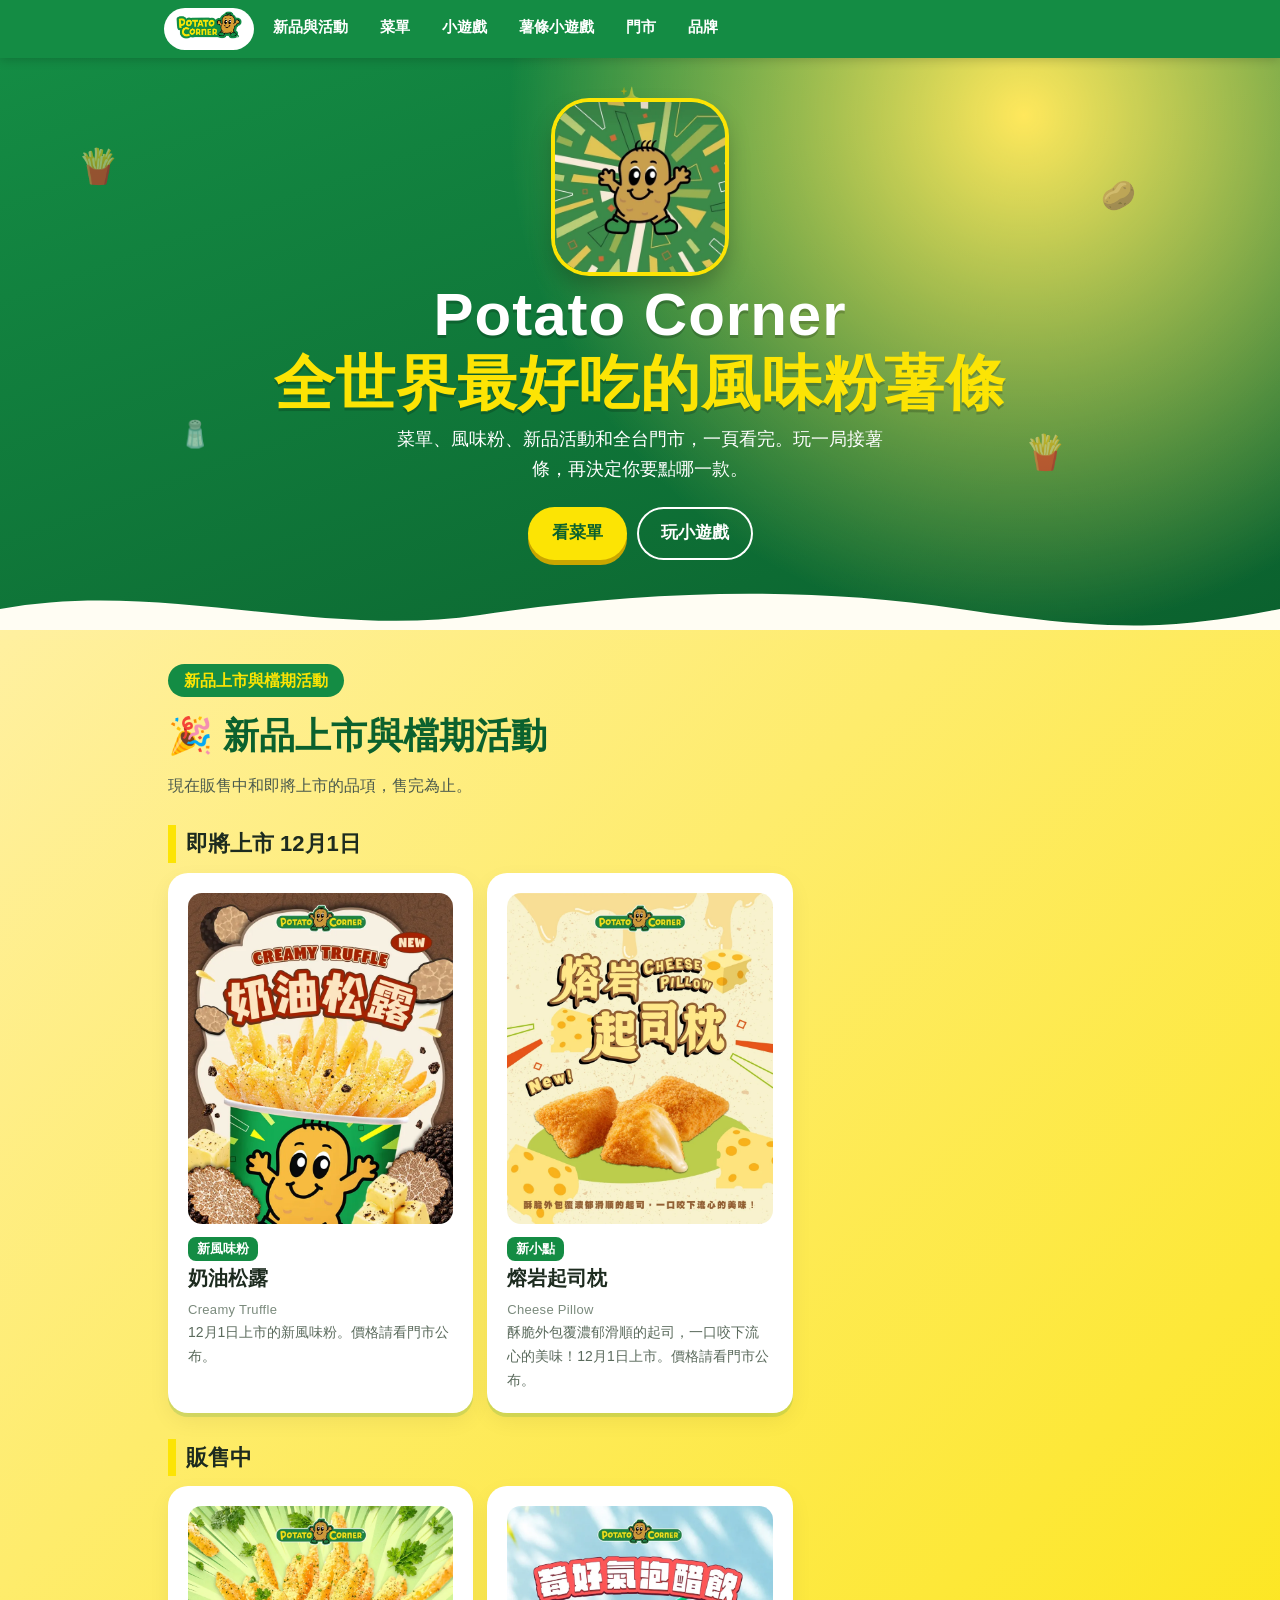
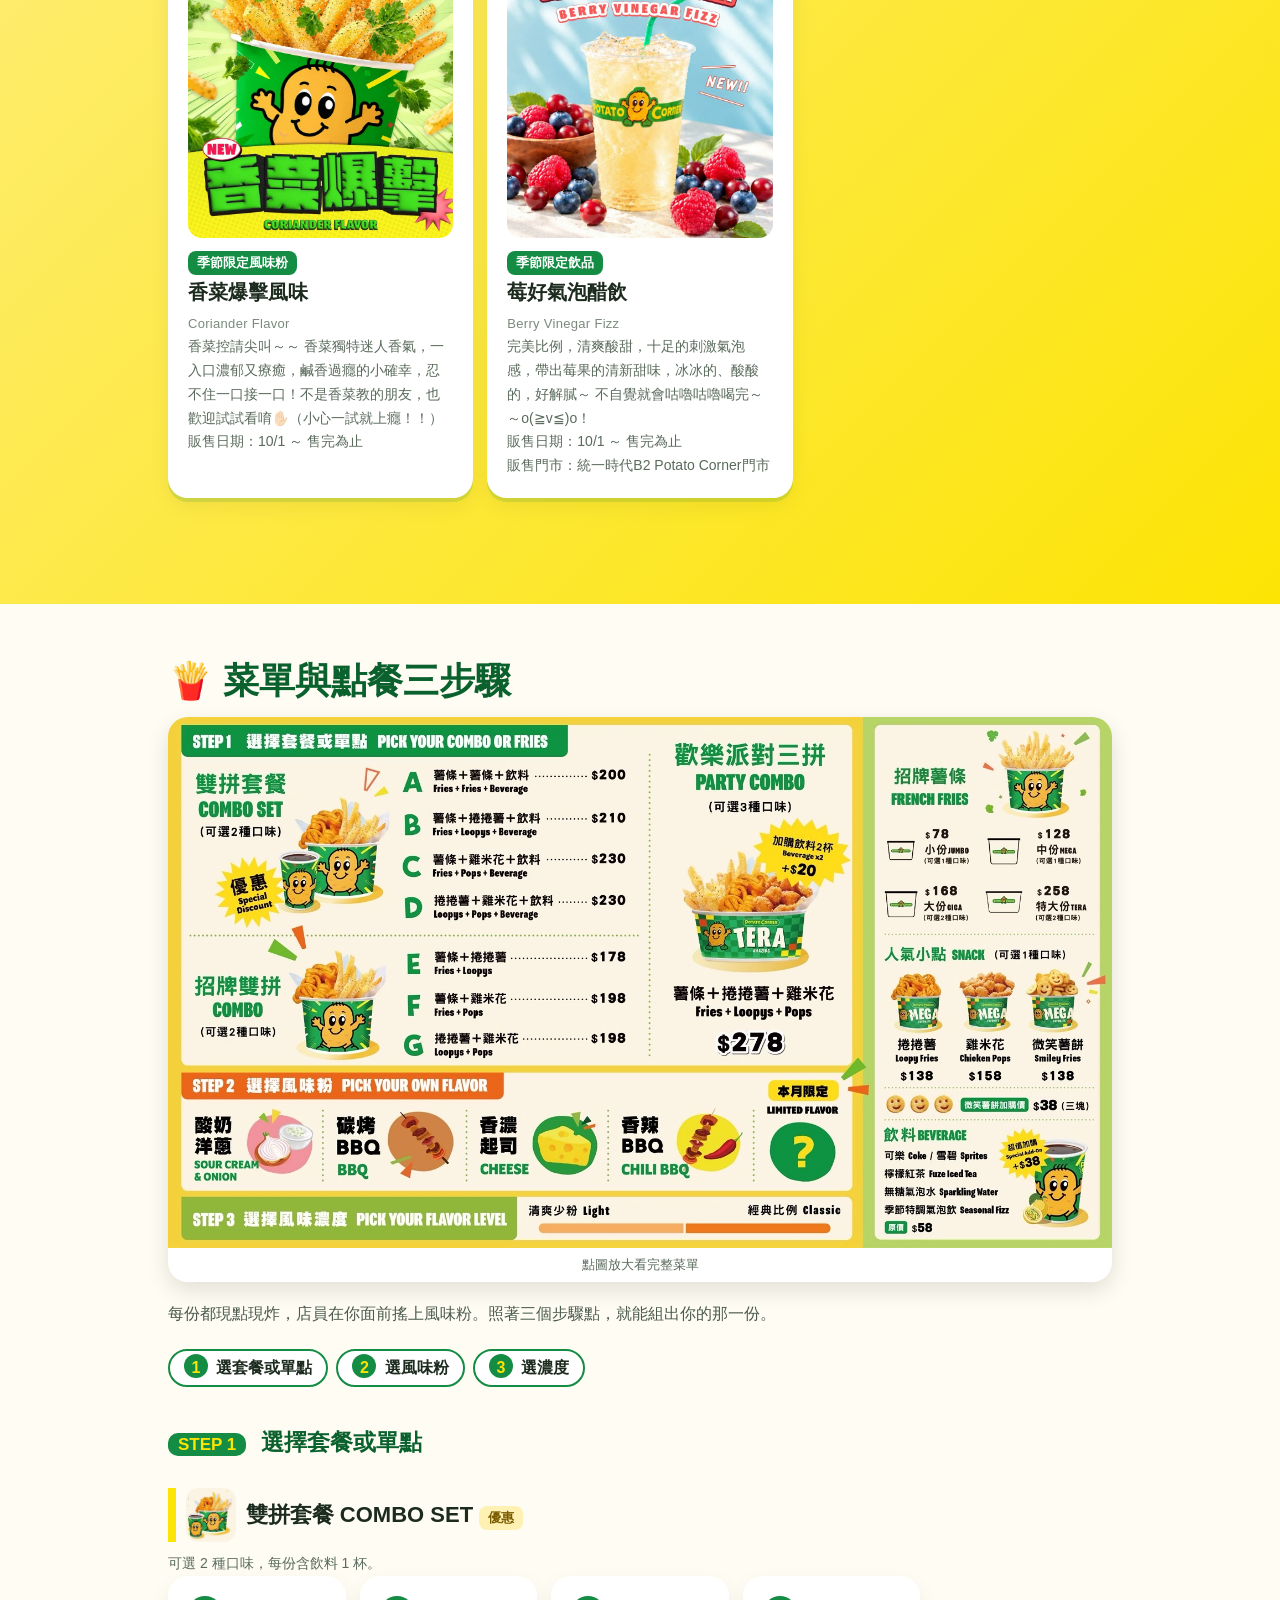
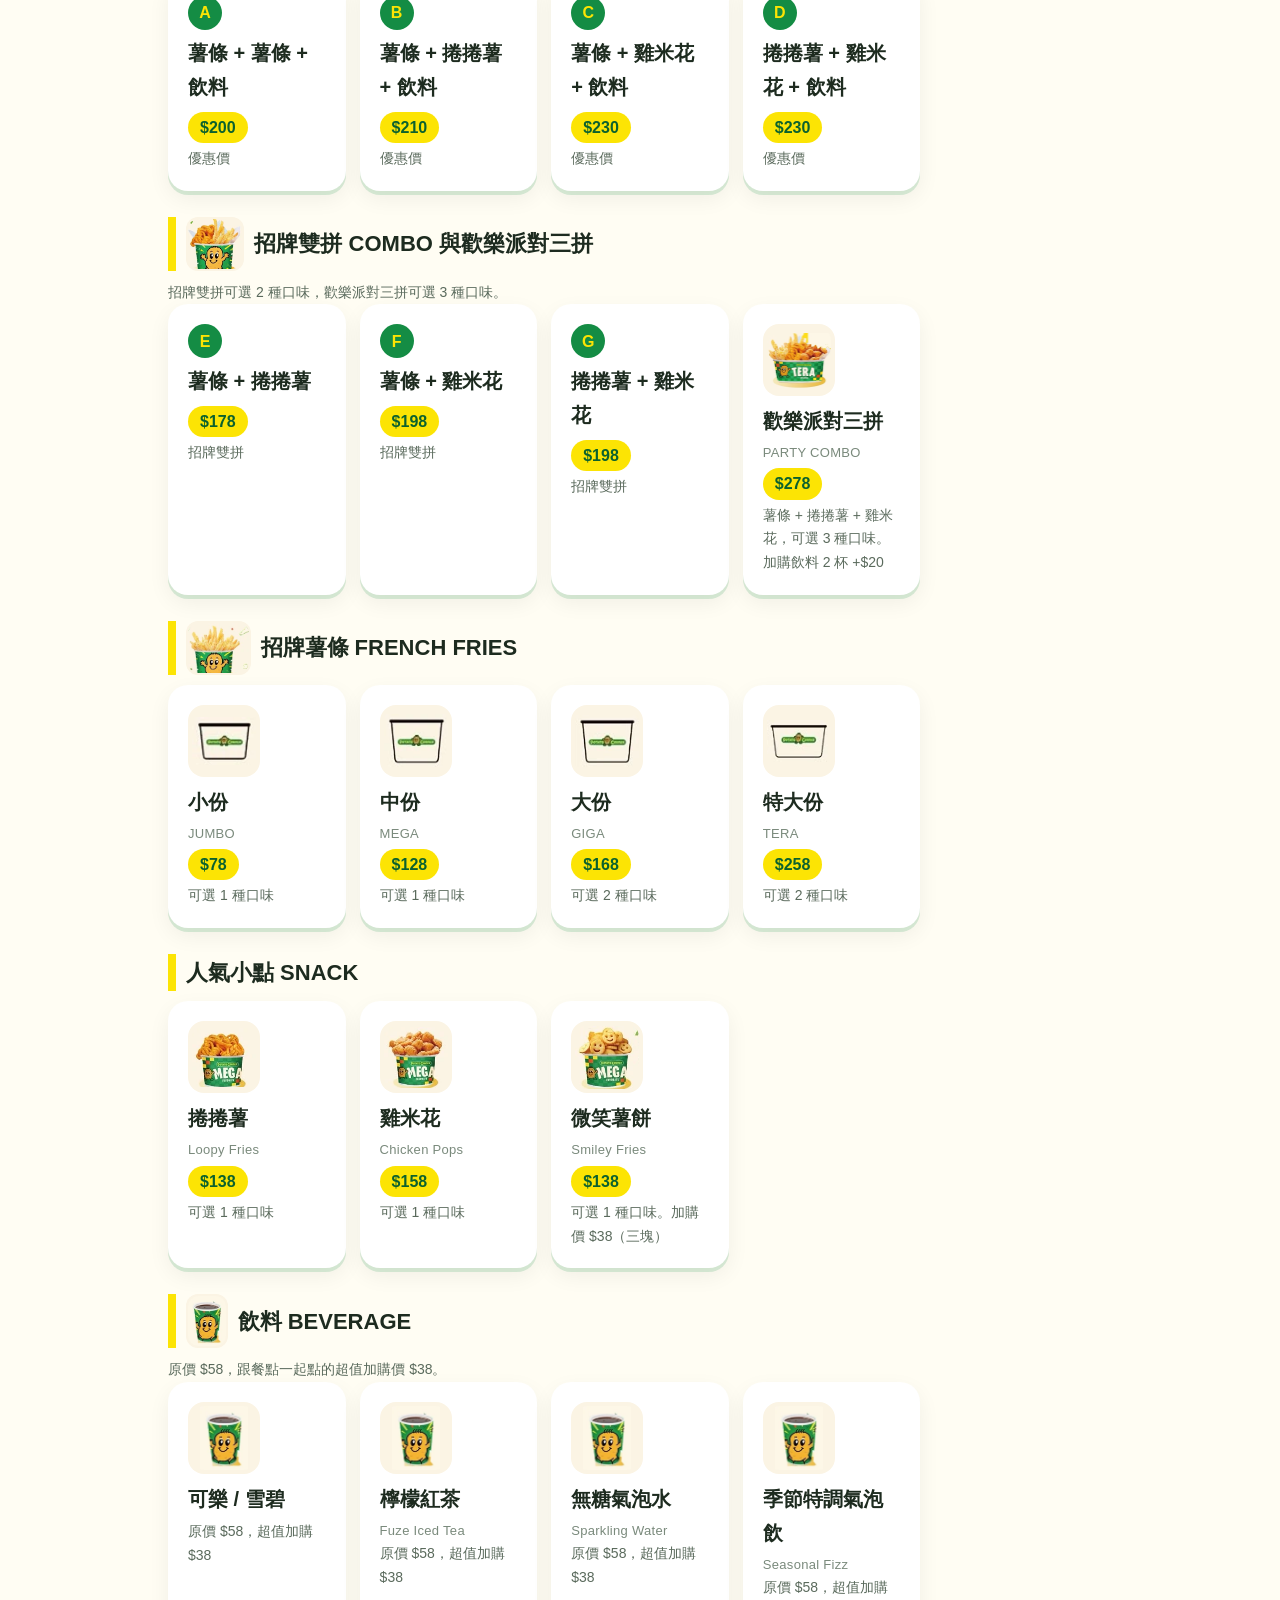
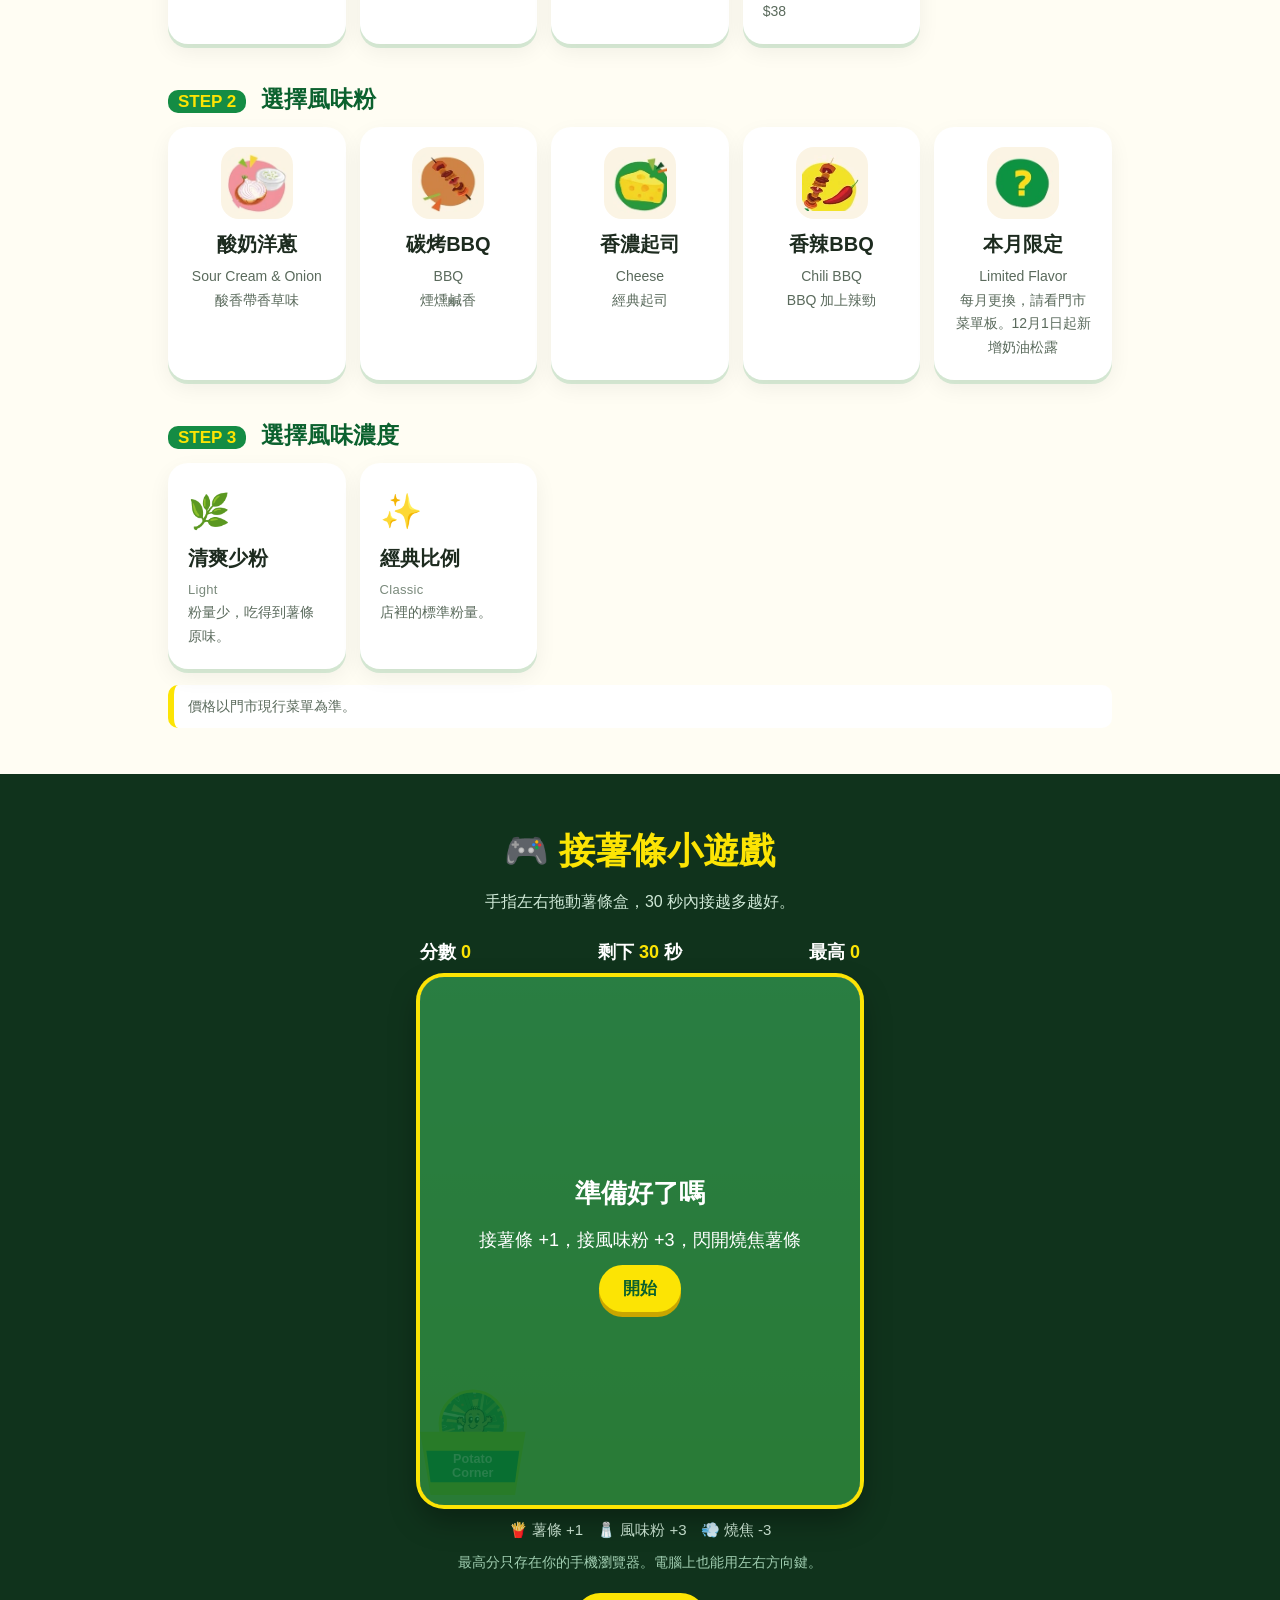
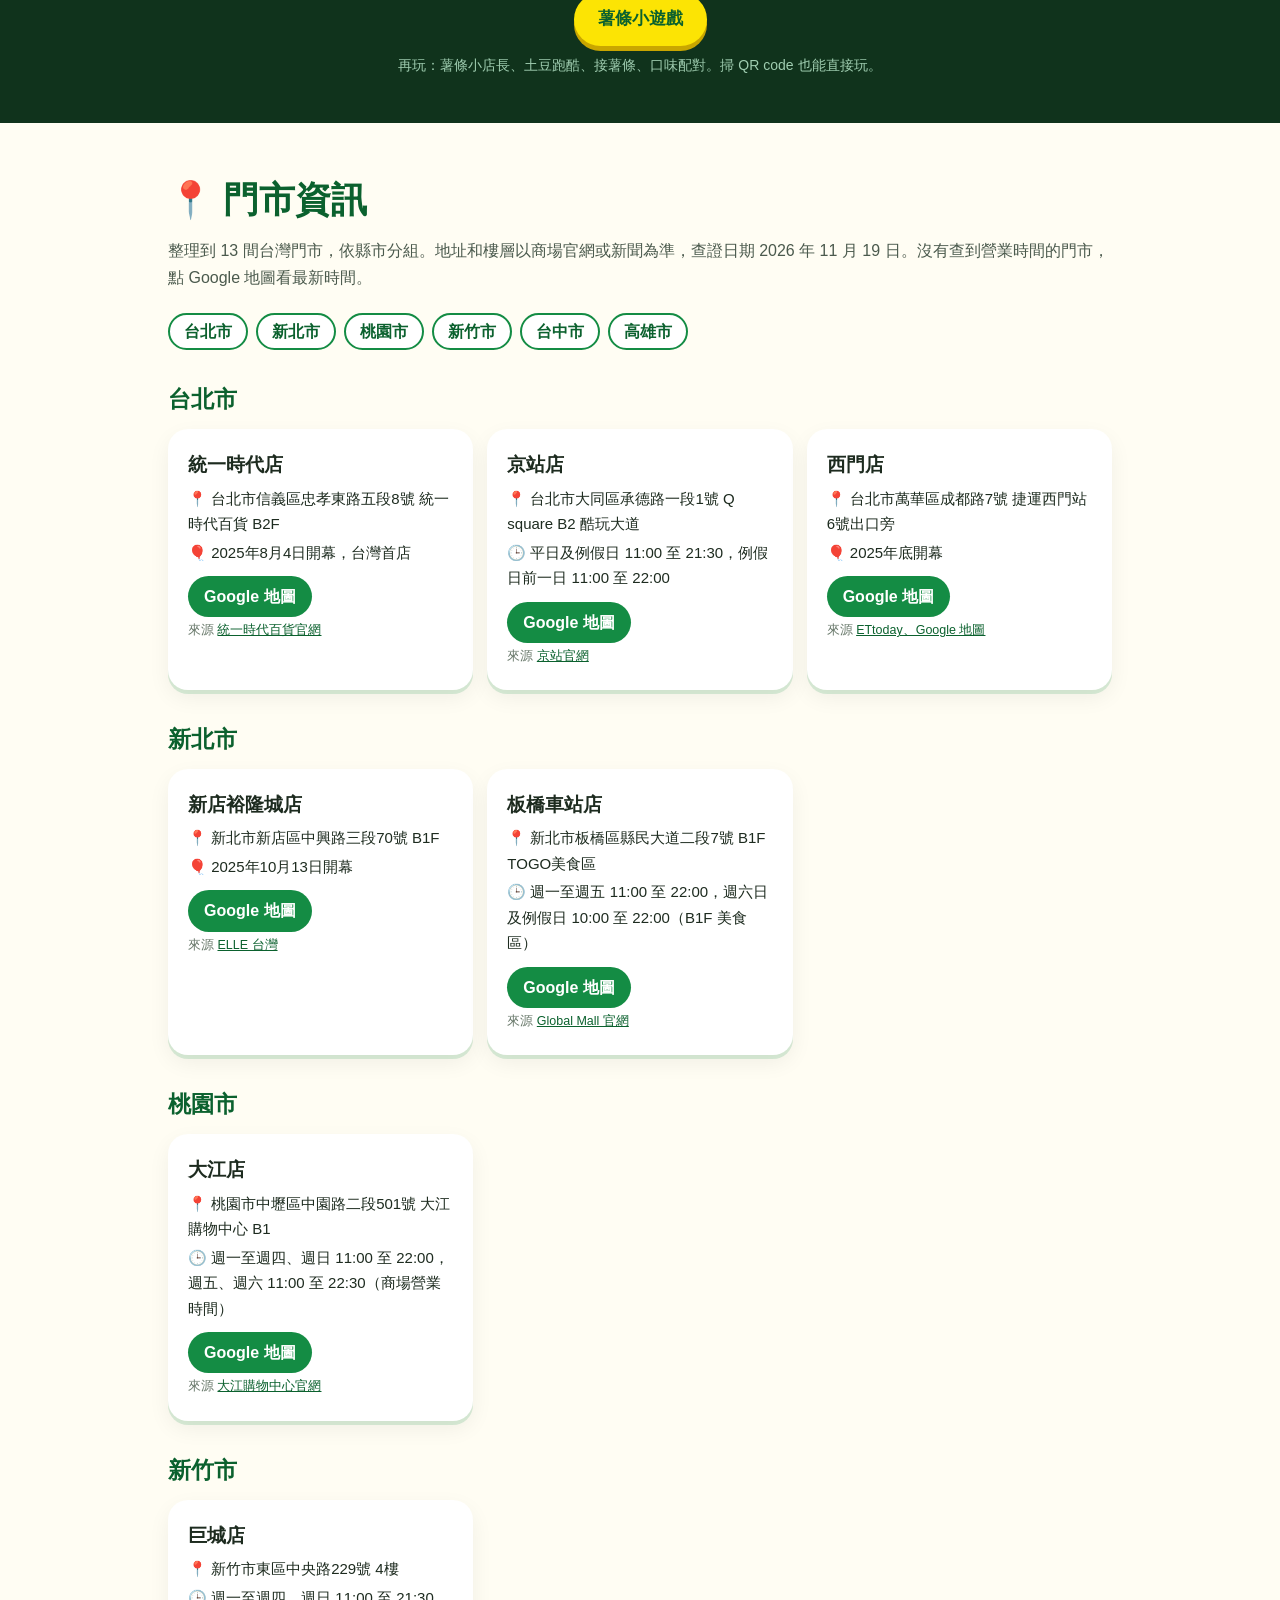
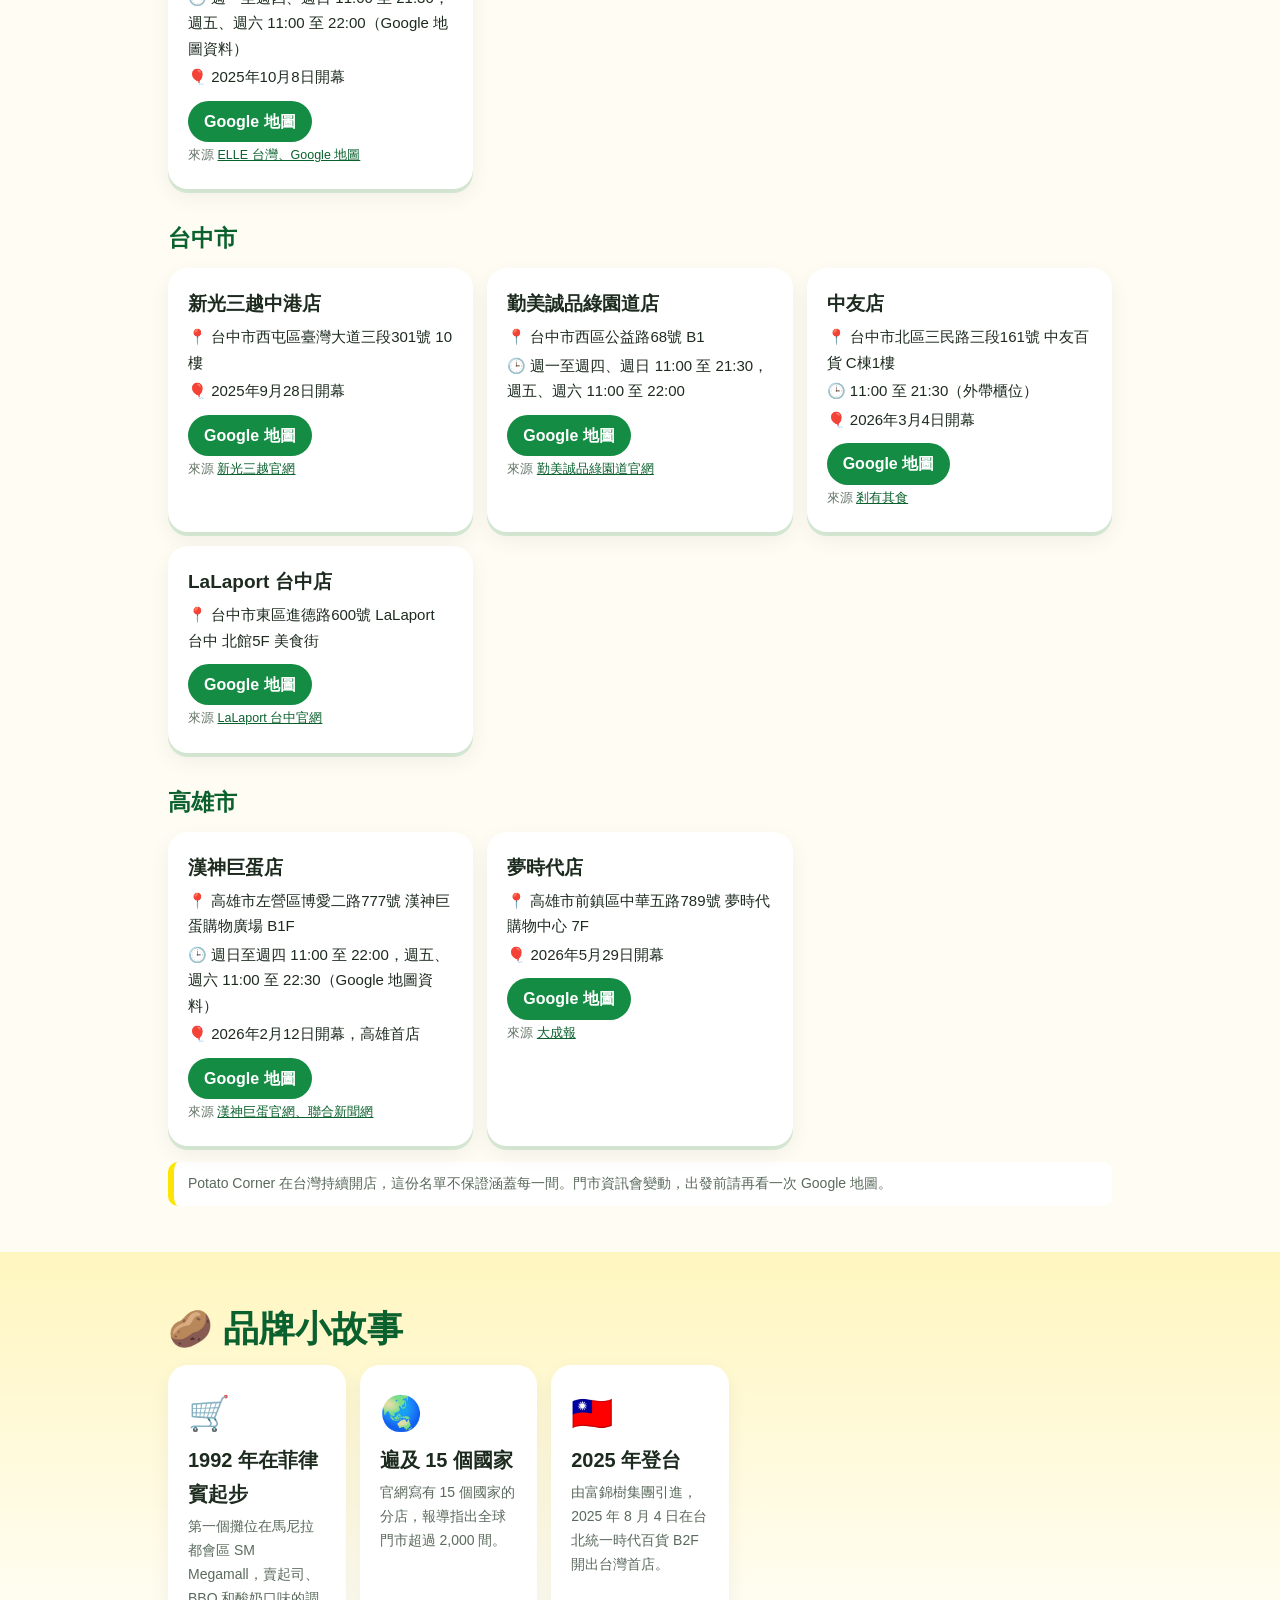
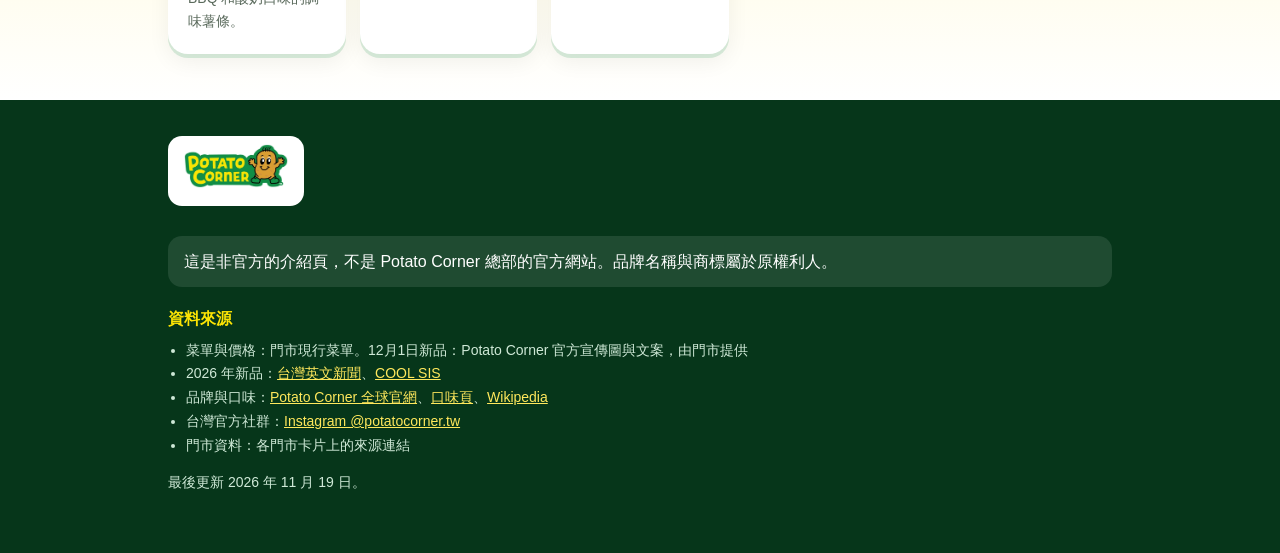
<file: index.html>
<!DOCTYPE html>
<html lang="zh-Hant-TW">
<head>
<meta charset="utf-8">
<meta name="viewport" content="width=device-width,initial-scale=1,viewport-fit=cover">
<title>Potato Corner 台灣菜單與門市介紹（非官方）</title>
<meta name="description" content="Potato Corner 台灣的現行菜單、點餐三步驟、新品與檔期活動和全台門市整理，附薯條小遊戲。這是非官方介紹頁。">
<meta name="theme-color" content="#148c44">
<meta property="og:title" content="Potato Corner 台灣菜單與門市介紹">
<meta property="og:description" content="現行菜單、新品與檔期活動、全台門市和薯條小遊戲。非官方介紹頁。">
<meta property="og:type" content="website">
<link rel="icon" href="assets/favicon.svg" type="image/svg+xml">
<link rel="apple-touch-icon" href="assets/apple-touch-icon.png">
<link rel="stylesheet" href="assets/style.css?v=10">
</head>
<body>
<nav class="top"><div class="wrap">
<a class="brand" href="#top" aria-label="Potato Corner"><span class="fb">🍟 Potato Corner</span><img class="oi" src="assets/logo.webp" alt="Potato Corner" height="28"></a><a href="#new">新品與活動</a><a href="#menu">菜單</a><a href="#play">小遊戲</a><a href="games/">薯條小遊戲</a><a href="#stores">門市</a><a href="#about">品牌</a>
</div></nav>

<header class="hero" id="top">
<span class="fl">🍟</span><span class="fl">🥔</span><span class="fl">🧂</span><span class="fl">🍟</span><span class="fl">✨</span>
<div class="wrap">
<div class="mwrap"><svg class="mascot fb" viewBox="0 0 120 130" role="img" aria-label="可愛的馬鈴薯插圖">
<g fill="#fce404" stroke="#c9a600" stroke-width="2"><rect x="36" y="2" width="12" height="40" rx="6" transform="rotate(-14 42 22)"/><rect x="54" y="0" width="12" height="44" rx="6"/><rect x="72" y="3" width="12" height="40" rx="6" transform="rotate(14 78 23)"/></g>
<ellipse cx="60" cy="86" rx="46" ry="40" fill="#e2b061" stroke="#a9772d" stroke-width="3"/>
<g fill="#a9772d" opacity=".5"><circle cx="34" cy="100" r="2.5"/><circle cx="86" cy="104" r="2.5"/><circle cx="48" cy="118" r="2"/></g>
<g class="blink"><circle cx="45" cy="80" r="6" fill="#1d2b1f"/><circle cx="75" cy="80" r="6" fill="#1d2b1f"/></g>
<path d="M48 96q12 12 24 0" fill="none" stroke="#1d2b1f" stroke-width="4" stroke-linecap="round"/>
<ellipse cx="36" cy="94" rx="6" ry="4" fill="#f08a6e" opacity=".7"/><ellipse cx="84" cy="94" rx="6" ry="4" fill="#f08a6e" opacity=".7"/>
</svg><img class="oi mimg" src="assets/mascot.webp" alt="Potato Corner 吉祥物" width="180" height="180"></div>
<h1>Potato Corner<br><span>全世界最好吃的風味粉薯條</span></h1>
<p>菜單、風味粉、新品活動和全台門市，一頁看完。玩一局接薯條，再決定你要點哪一款。</p>
<div class="cta"><a class="btn" href="#menu">看菜單</a><a class="btn ghost" href="#play">玩小遊戲</a></div>
</div>
<svg class="wave" viewBox="0 0 1200 46" preserveAspectRatio="none"><path d="M0 24c150-30 300 30 450 6s300-30 450-6 200 20 300 0v22H0z" fill="#fffdf3"/></svg>
</header>

<main>
<section id="new" class="newbar"><div class="wrap">
<span class="ribbon">新品上市與檔期活動</span>
<h2><span class="em">🎉</span> 新品上市與檔期活動</h2>
<p class="lead">現在販售中和即將上市的品項，售完為止。</p>
<h3 class="cat rv">即將上市 12月1日</h3>
<div class="grid ng"><div class="card np rv" id="it-truffle"><div class="npimg"><span class="npe fb">🧈</span><img class="oi" src="assets/new-creamy-truffle.webp" alt="奶油松露 Creamy Truffle 官方宣傳圖"></div><span class="tag new">新風味粉</span><h3>奶油松露</h3><p class="sub en">Creamy Truffle</p><p class="sub">12月1日上市的新風味粉。價格請看門市公布。</p></div><div class="card np rv" id="it-pillow"><div class="npimg"><span class="npe fb">🧀</span><img class="oi" src="assets/new-cheese-pillow.webp" alt="熔岩起司枕 Cheese Pillow 官方宣傳圖"></div><span class="tag new">新小點</span><h3>熔岩起司枕</h3><p class="sub en">Cheese Pillow</p><p class="sub">酥脆外包覆濃郁滑順的起司，一口咬下流心的美味！12月1日上市。價格請看門市公布。</p></div></div>
<h3 class="cat rv">販售中</h3>
<div class="grid ng"><div class="card np rv" id="it-coriander"><div class="npimg"><span class="npe fb">🌿</span><img class="oi" src="assets/season-coriander.webp" alt="香菜爆擊 Coriander Flavor 官方宣傳圖"></div><span class="tag new">季節限定風味粉</span><h3>香菜爆擊風味</h3><p class="sub en">Coriander Flavor</p><p class="sub">香菜控請尖叫～～ 香菜獨特迷人香氣，一入口濃郁又療癒，鹹香過癮的小確幸，忍不住一口接一口！不是香菜教的朋友，也歡迎試試看唷✋🏻（小心一試就上癮！！）</p><p class="sub">販售日期：10/1 ～ 售完為止</p></div><div class="card np rv" id="it-berry"><div class="npimg"><span class="npe fb">🫐</span><img class="oi" src="assets/season-berry-fizz.webp" alt="莓好氣泡醋飲 Berry Vinegar Fizz 官方宣傳圖"></div><span class="tag new">季節限定飲品</span><h3>莓好氣泡醋飲</h3><p class="sub en">Berry Vinegar Fizz</p><p class="sub">完美比例，清爽酸甜，十足的刺激氣泡感，帶出莓果的清新甜味，冰冰的、酸酸的，好解膩～ 不自覺就會咕嚕咕嚕喝完～～o(≧v≦)o！</p><p class="sub">販售日期：10/1 ～ 售完為止</p><p class="sub">販售門市：統一時代B2 Potato Corner門市</p></div></div>
<p class="note rv">新的活動請看 Potato Corner 台灣 Instagram：<a href="https://www.instagram.com/potatocorner.tw/" target="_blank" rel="noopener">@potatocorner.tw</a>。</p>
</div></section>

<section id="menu"><div class="wrap">
<h2><span class="em">🍟</span> 菜單與點餐三步驟</h2>
<figure class="menuimg"><a href="assets/menu-hero.webp?v=10" target="_blank" rel="noopener"><img src="assets/menu-hero.webp?v=10" alt="Potato Corner 官方菜單板：STEP 1 選擇套餐或單點，STEP 2 選擇風味粉，STEP 3 選擇風味濃度，另有飲料" width="1706" height="960"></a><figcaption>點圖放大看完整菜單</figcaption></figure>
<p class="lead">每份都現點現炸，店員在你面前搖上風味粉。照著三個步驟點，就能組出你的那一份。</p>
<div class="steps rv"><span><b>1</b> 選套餐或單點</span><span><b>2</b> 選風味粉</span><span><b>3</b> 選濃度</span></div>

<h3 class="step rv"><b>STEP 1</b> 選擇套餐或單點</h3>
<h3 class="cat rv"><img class="ci" src="assets/icons/combo.webp?v=10" alt="" width="46" height="50"><span>雙拼套餐 COMBO SET <span class="tag open">優惠</span></span></h3>
<p class="sub rv">可選 2 種口味，每份含飲料 1 杯。</p>
<div class="grid"><div class="card rv" id="it-combo"><span class="code">A</span><h3>薯條 + 薯條 + 飲料</h3><span class="price">$200</span><p class="sub">優惠價</p></div><div class="card rv"><span class="code">B</span><h3>薯條 + 捲捲薯 + 飲料</h3><span class="price">$210</span><p class="sub">優惠價</p></div><div class="card rv"><span class="code">C</span><h3>薯條 + 雞米花 + 飲料</h3><span class="price">$230</span><p class="sub">優惠價</p></div><div class="card rv"><span class="code">D</span><h3>捲捲薯 + 雞米花 + 飲料</h3><span class="price">$230</span><p class="sub">優惠價</p></div></div>
<h3 class="cat rv"><img class="ci" src="assets/icons/signature.webp?v=10" alt="" width="60" height="50"><span>招牌雙拼 COMBO 與歡樂派對三拼</span></h3>
<p class="sub rv">招牌雙拼可選 2 種口味，歡樂派對三拼可選 3 種口味。</p>
<div class="grid"><div class="card rv"><span class="code">E</span><h3>薯條 + 捲捲薯</h3><span class="price">$178</span><p class="sub">招牌雙拼</p></div><div class="card rv"><span class="code">F</span><h3>薯條 + 雞米花</h3><span class="price">$198</span><p class="sub">招牌雙拼</p></div><div class="card rv"><span class="code">G</span><h3>捲捲薯 + 雞米花</h3><span class="price">$198</span><p class="sub">招牌雙拼</p></div><div class="card rv" id="it-party"><img class="ic" src="assets/icons/party.webp?v=10" alt="歡樂派對三拼" width="72" height="72" decoding="async"><h3>歡樂派對三拼</h3><p class="sub en">PARTY COMBO</p><span class="price">$278</span><p class="sub">薯條 + 捲捲薯 + 雞米花，可選 3 種口味。加購飲料 2 杯 +$20</p></div></div>
<h3 class="cat rv"><img class="ci" src="assets/icons/fries.webp?v=10" alt="" width="60" height="50"><span>招牌薯條 FRENCH FRIES</span></h3>
<div class="grid"><div class="card rv"><img class="ic" src="assets/icons/jumbo.webp?v=10" alt="小份 杯型" width="72" height="72" decoding="async"><h3>小份</h3><p class="sub en">JUMBO</p><span class="price">$78</span><p class="sub">可選 1 種口味</p></div><div class="card rv" id="it-fries"><img class="ic" src="assets/icons/mega.webp?v=10" alt="中份 杯型" width="72" height="72" decoding="async"><h3>中份</h3><p class="sub en">MEGA</p><span class="price">$128</span><p class="sub">可選 1 種口味</p></div><div class="card rv"><img class="ic" src="assets/icons/giga.webp?v=10" alt="大份 杯型" width="72" height="72" decoding="async"><h3>大份</h3><p class="sub en">GIGA</p><span class="price">$168</span><p class="sub">可選 2 種口味</p></div><div class="card rv"><img class="ic" src="assets/icons/tera.webp?v=10" alt="特大份 杯型" width="72" height="72" decoding="async"><h3>特大份</h3><p class="sub en">TERA</p><span class="price">$258</span><p class="sub">可選 2 種口味</p></div></div>
<h3 class="cat rv">人氣小點 SNACK</h3>
<div class="grid"><div class="card rv" id="it-loopy"><img class="ic" src="assets/icons/loopy.webp?v=10" alt="捲捲薯" width="72" height="72" decoding="async"><h3>捲捲薯</h3><p class="sub en">Loopy Fries</p><span class="price">$138</span><p class="sub">可選 1 種口味</p></div><div class="card rv" id="it-pops"><img class="ic" src="assets/icons/pops.webp?v=10" alt="雞米花" width="72" height="72" decoding="async"><h3>雞米花</h3><p class="sub en">Chicken Pops</p><span class="price">$158</span><p class="sub">可選 1 種口味</p></div><div class="card rv" id="it-smiley"><img class="ic" src="assets/icons/smiley.webp?v=10" alt="微笑薯餅" width="72" height="72" decoding="async"><h3>微笑薯餅</h3><p class="sub en">Smiley Fries</p><span class="price">$138</span><p class="sub">可選 1 種口味。加購價 $38（三塊）</p></div></div>
<h3 class="cat rv"><img class="ci" src="assets/icons/drink.webp?v=10" alt="" width="38" height="50"><span>飲料 BEVERAGE</span></h3>
<p class="sub rv">原價 $58，跟餐點一起點的超值加購價 $38。</p>
<div class="grid"><div class="card rv"><img class="ic" src="assets/icons/drink.webp?v=10" alt="飲料杯" width="72" height="72" decoding="async"><h3>可樂 / 雪碧</h3><p class="sub">原價 $58，超值加購 $38</p></div><div class="card rv"><img class="ic" src="assets/icons/drink.webp?v=10" alt="飲料杯" width="72" height="72" decoding="async"><h3>檸檬紅茶</h3><p class="sub en">Fuze Iced Tea</p><p class="sub">原價 $58，超值加購 $38</p></div><div class="card rv"><img class="ic" src="assets/icons/drink.webp?v=10" alt="飲料杯" width="72" height="72" decoding="async"><h3>無糖氣泡水</h3><p class="sub en">Sparkling Water</p><p class="sub">原價 $58，超值加購 $38</p></div><div class="card rv"><img class="ic" src="assets/icons/drink.webp?v=10" alt="飲料杯" width="72" height="72" decoding="async"><h3>季節特調氣泡飲</h3><p class="sub en">Seasonal Fizz</p><p class="sub">原價 $58，超值加購 $38</p></div></div>

<h3 class="step rv" id="flavor"><b>STEP 2</b> 選擇風味粉</h3>
<div class="grid flav"><div class="card rv"><img class="fi" src="assets/icons/onion.webp?v=10" alt="酸奶洋蔥" width="72" height="72" decoding="async"><h3>酸奶洋蔥</h3><p class="sub">Sour Cream & Onion</p><p class="sub">酸香帶香草味</p></div><div class="card rv"><img class="fi" src="assets/icons/bbq.webp?v=10" alt="碳烤BBQ" width="72" height="72" decoding="async"><h3>碳烤BBQ</h3><p class="sub">BBQ</p><p class="sub">煙燻鹹香</p></div><div class="card rv"><img class="fi" src="assets/icons/cheese.webp?v=10" alt="香濃起司" width="72" height="72" decoding="async"><h3>香濃起司</h3><p class="sub">Cheese</p><p class="sub">經典起司</p></div><div class="card rv"><img class="fi" src="assets/icons/chili.webp?v=10" alt="香辣BBQ" width="72" height="72" decoding="async"><h3>香辣BBQ</h3><p class="sub">Chili BBQ</p><p class="sub">BBQ 加上辣勁</p></div><div class="card rv"><img class="fi" src="assets/icons/limited.webp?v=10" alt="本月限定" width="72" height="72" decoding="async"><h3>本月限定</h3><p class="sub">Limited Flavor</p><p class="sub">每月更換，請看門市菜單板。12月1日起新增奶油松露</p></div></div>

<h3 class="step rv"><b>STEP 3</b> 選擇風味濃度</h3>
<div class="grid">
<div class="card rv"><span class="ico">🌿</span><h3>清爽少粉</h3><p class="sub en">Light</p><p class="sub">粉量少，吃得到薯條原味。</p></div>
<div class="card rv"><span class="ico">✨</span><h3>經典比例</h3><p class="sub en">Classic</p><p class="sub">店裡的標準粉量。</p></div>
</div>
<p class="note rv">價格以門市現行菜單為準。</p>
</div></section>


<section id="play" class="game"><div class="wrap">
<h2><span class="em">🎮</span> 接薯條小遊戲</h2>
<p class="lead">手指左右拖動薯條盒，30 秒內接越多越好。</p>
<div class="hud"><span>分數 <b id="score">0</b></span><span>剩下 <b id="time">30</b> 秒</span><span>最高 <b id="best">0</b></span></div>
<div class="gamebox">
<canvas id="game" aria-label="接薯條小遊戲畫面"></canvas>
<div class="overlay" id="ov"><p id="ovT" style="font-size:26px;font-weight:800">準備好了嗎</p><p id="ovS">接薯條 +1，接風味粉 +3，閃開燒焦薯條</p><button class="btn" id="go" type="button">開始</button></div>
</div>
<div class="legend"><span>🍟 薯條 +1</span><span>🧂 風味粉 +3</span><span>💨 燒焦 -3</span></div>
<p class="sub" style="color:#9fcdb0;margin-top:8px">最高分只存在你的手機瀏覽器。電腦上也能用左右方向鍵。</p>
<p style="margin:18px 0 8px"><a class="btn" href="games/">薯條小遊戲</a></p>
<p class="sub" style="color:#9fcdb0;margin:0">再玩：薯條小店長、土豆跑酷、接薯條、口味配對。掃 QR code 也能直接玩。</p>
</div></section>

<section id="stores"><div class="wrap">
<h2><span class="em">📍</span> 門市資訊</h2>
<p class="lead">整理到 13 間台灣門市，依縣市分組。地址和樓層以商場官網或新聞為準，查證日期 2026 年 11 月 19 日。沒有查到營業時間的門市，點 Google 地圖看最新時間。</p>
<div class="chips"><a href="#c0">台北市</a><a href="#c1">新北市</a><a href="#c2">桃園市</a><a href="#c3">新竹市</a><a href="#c4">台中市</a><a href="#c5">高雄市</a></div>
<h3 class="city" id="c0">台北市</h3><div class="grid sg"><div class="card store rv"><h3>統一時代店</h3><p>📍 台北市信義區忠孝東路五段8號 統一時代百貨 B2F</p><p>🎈 2025年8月4日開幕，台灣首店</p><a class="map" href="https://www.google.com/maps/search/?api=1&query=Potato%20Corner%20%E7%B5%B1%E4%B8%80%E6%99%82%E4%BB%A3%E5%BA%97%20%E5%8F%B0%E5%8C%97%E5%B8%82%E4%BF%A1%E7%BE%A9%E5%8D%80%E5%BF%A0%E5%AD%9D%E6%9D%B1%E8%B7%AF%E4%BA%94%E6%AE%B58%E8%99%9F%20%E7%B5%B1%E4%B8%80%E6%99%82%E4%BB%A3%E7%99%BE%E8%B2%A8%20B2F" target="_blank" rel="noopener">Google 地圖</a><p class="src">來源 <a href="https://www.uni-ustyle.com.tw/zh-tw/brand-floor/696" target="_blank" rel="noopener">統一時代百貨官網</a></p></div><div class="card store rv"><h3>京站店</h3><p>📍 台北市大同區承德路一段1號 Q square B2 酷玩大道</p><p>🕒 平日及例假日 11:00 至 21:30，例假日前一日 11:00 至 22:00</p><a class="map" href="https://www.google.com/maps/search/?api=1&query=Potato%20Corner%20%E4%BA%AC%E7%AB%99%E5%BA%97%20%E5%8F%B0%E5%8C%97%E5%B8%82%E5%A4%A7%E5%90%8C%E5%8D%80%E6%89%BF%E5%BE%B7%E8%B7%AF%E4%B8%80%E6%AE%B51%E8%99%9F%20Q%20square%20B2%20%E9%85%B7%E7%8E%A9%E5%A4%A7%E9%81%93" target="_blank" rel="noopener">Google 地圖</a><p class="src">來源 <a href="https://www.qsquare.com.tw/food-detail.php?lv01_type=B2&lv02_id=A2510140001b327" target="_blank" rel="noopener">京站官網</a></p></div><div class="card store rv"><h3>西門店</h3><p>📍 台北市萬華區成都路7號 捷運西門站6號出口旁</p><p>🎈 2025年底開幕</p><a class="map" href="https://www.google.com/maps/search/?api=1&query=Potato%20Corner%20%E8%A5%BF%E9%96%80%E5%BA%97%20%E5%8F%B0%E5%8C%97%E5%B8%82%E8%90%AC%E8%8F%AF%E5%8D%80%E6%88%90%E9%83%BD%E8%B7%AF7%E8%99%9F%20%E6%8D%B7%E9%81%8B%E8%A5%BF%E9%96%80%E7%AB%996%E8%99%9F%E5%87%BA%E5%8F%A3%E6%97%81" target="_blank" rel="noopener">Google 地圖</a><p class="src">來源 <a href="https://travel.ettoday.net/article/3104541.htm" target="_blank" rel="noopener">ETtoday、Google 地圖</a></p></div></div><h3 class="city" id="c1">新北市</h3><div class="grid sg"><div class="card store rv"><h3>新店裕隆城店</h3><p>📍 新北市新店區中興路三段70號 B1F</p><p>🎈 2025年10月13日開幕</p><a class="map" href="https://www.google.com/maps/search/?api=1&query=Potato%20Corner%20%E6%96%B0%E5%BA%97%E8%A3%95%E9%9A%86%E5%9F%8E%E5%BA%97%20%E6%96%B0%E5%8C%97%E5%B8%82%E6%96%B0%E5%BA%97%E5%8D%80%E4%B8%AD%E8%88%88%E8%B7%AF%E4%B8%89%E6%AE%B570%E8%99%9F%20B1F" target="_blank" rel="noopener">Google 地圖</a><p class="src">來源 <a href="https://www.elle.com/tw/life/foodie/g65309331/potato-corner/" target="_blank" rel="noopener">ELLE 台灣</a></p></div><div class="card store rv"><h3>板橋車站店</h3><p>📍 新北市板橋區縣民大道二段7號 B1F TOGO美食區</p><p>🕒 週一至週五 11:00 至 22:00，週六日及例假日 10:00 至 22:00（B1F 美食區）</p><a class="map" href="https://www.google.com/maps/search/?api=1&query=Potato%20Corner%20%E6%9D%BF%E6%A9%8B%E8%BB%8A%E7%AB%99%E5%BA%97%20%E6%96%B0%E5%8C%97%E5%B8%82%E6%9D%BF%E6%A9%8B%E5%8D%80%E7%B8%A3%E6%B0%91%E5%A4%A7%E9%81%93%E4%BA%8C%E6%AE%B57%E8%99%9F%20B1F%20TOGO%E7%BE%8E%E9%A3%9F%E5%8D%80" target="_blank" rel="noopener">Google 地圖</a><p class="src">來源 <a href="https://www.twglobalmall.com/web/global/information.html" target="_blank" rel="noopener">Global Mall 官網</a></p></div></div><h3 class="city" id="c2">桃園市</h3><div class="grid sg"><div class="card store rv"><h3>大江店</h3><p>📍 桃園市中壢區中園路二段501號 大江購物中心 B1</p><p>🕒 週一至週四、週日 11:00 至 22:00，週五、週六 11:00 至 22:30（商場營業時間）</p><a class="map" href="https://www.google.com/maps/search/?api=1&query=Potato%20Corner%20%E5%A4%A7%E6%B1%9F%E5%BA%97%20%E6%A1%83%E5%9C%92%E5%B8%82%E4%B8%AD%E5%A3%A2%E5%8D%80%E4%B8%AD%E5%9C%92%E8%B7%AF%E4%BA%8C%E6%AE%B5501%E8%99%9F%20%E5%A4%A7%E6%B1%9F%E8%B3%BC%E7%89%A9%E4%B8%AD%E5%BF%83%20B1" target="_blank" rel="noopener">Google 地圖</a><p class="src">來源 <a href="https://www.metrowalk.com.tw/newWeb/Desserts.html" target="_blank" rel="noopener">大江購物中心官網</a></p></div></div><h3 class="city" id="c3">新竹市</h3><div class="grid sg"><div class="card store rv"><h3>巨城店</h3><p>📍 新竹市東區中央路229號 4樓</p><p>🕒 週一至週四、週日 11:00 至 21:30，週五、週六 11:00 至 22:00（Google 地圖資料）</p><p>🎈 2025年10月8日開幕</p><a class="map" href="https://www.google.com/maps/search/?api=1&query=Potato%20Corner%20%E5%B7%A8%E5%9F%8E%E5%BA%97%20%E6%96%B0%E7%AB%B9%E5%B8%82%E6%9D%B1%E5%8D%80%E4%B8%AD%E5%A4%AE%E8%B7%AF229%E8%99%9F%204%E6%A8%93" target="_blank" rel="noopener">Google 地圖</a><p class="src">來源 <a href="https://www.elle.com/tw/life/foodie/g65309331/potato-corner/" target="_blank" rel="noopener">ELLE 台灣、Google 地圖</a></p></div></div><h3 class="city" id="c4">台中市</h3><div class="grid sg"><div class="card store rv"><h3>新光三越中港店</h3><p>📍 台中市西屯區臺灣大道三段301號 10樓</p><p>🎈 2025年9月28日開幕</p><a class="map" href="https://www.google.com/maps/search/?api=1&query=Potato%20Corner%20%E6%96%B0%E5%85%89%E4%B8%89%E8%B6%8A%E4%B8%AD%E6%B8%AF%E5%BA%97%20%E5%8F%B0%E4%B8%AD%E5%B8%82%E8%A5%BF%E5%B1%AF%E5%8D%80%E8%87%BA%E7%81%A3%E5%A4%A7%E9%81%93%E4%B8%89%E6%AE%B5301%E8%99%9F%2010%E6%A8%93" target="_blank" rel="noopener">Google 地圖</a><p class="src">來源 <a href="https://www.skm.com.tw/brand/14321" target="_blank" rel="noopener">新光三越官網</a></p></div><div class="card store rv"><h3>勤美誠品綠園道店</h3><p>📍 台中市西區公益路68號 B1</p><p>🕒 週一至週四、週日 11:00 至 21:30，週五、週六 11:00 至 22:00</p><a class="map" href="https://www.google.com/maps/search/?api=1&query=Potato%20Corner%20%E5%8B%A4%E7%BE%8E%E8%AA%A0%E5%93%81%E7%B6%A0%E5%9C%92%E9%81%93%E5%BA%97%20%E5%8F%B0%E4%B8%AD%E5%B8%82%E8%A5%BF%E5%8D%80%E5%85%AC%E7%9B%8A%E8%B7%AF68%E8%99%9F%20B1" target="_blank" rel="noopener">Google 地圖</a><p class="src">來源 <a href="https://parklane.com.tw/brand/potato-corner/" target="_blank" rel="noopener">勤美誠品綠園道官網</a></p></div><div class="card store rv"><h3>中友店</h3><p>📍 台中市北區三民路三段161號 中友百貨 C棟1樓</p><p>🕒 11:00 至 21:30（外帶櫃位）</p><p>🎈 2026年3月4日開幕</p><a class="map" href="https://www.google.com/maps/search/?api=1&query=Potato%20Corner%20%E4%B8%AD%E5%8F%8B%E5%BA%97%20%E5%8F%B0%E4%B8%AD%E5%B8%82%E5%8C%97%E5%8D%80%E4%B8%89%E6%B0%91%E8%B7%AF%E4%B8%89%E6%AE%B5161%E8%99%9F%20%E4%B8%AD%E5%8F%8B%E7%99%BE%E8%B2%A8%20C%E6%A3%9F1%E6%A8%93" target="_blank" rel="noopener">Google 地圖</a><p class="src">來源 <a href="https://safood.tw/potatocorner-chungyo" target="_blank" rel="noopener">剎有其食</a></p></div><div class="card store rv"><h3>LaLaport 台中店</h3><p>📍 台中市東區進德路600號 LaLaport 台中 北館5F 美食街</p><a class="map" href="https://www.google.com/maps/search/?api=1&query=Potato%20Corner%20LaLaport%20%E5%8F%B0%E4%B8%AD%E5%BA%97%20%E5%8F%B0%E4%B8%AD%E5%B8%82%E6%9D%B1%E5%8D%80%E9%80%B2%E5%BE%B7%E8%B7%AF600%E8%99%9F%20LaLaport%20%E5%8F%B0%E4%B8%AD%20%E5%8C%97%E9%A4%A85F%20%E7%BE%8E%E9%A3%9F%E8%A1%97" target="_blank" rel="noopener">Google 地圖</a><p class="src">來源 <a href="https://www.mitsui-shopping-park.com.tw/lalaport/taichung/tw/shop.html?id=44c525e5" target="_blank" rel="noopener">LaLaport 台中官網</a></p></div></div><h3 class="city" id="c5">高雄市</h3><div class="grid sg"><div class="card store rv"><h3>漢神巨蛋店</h3><p>📍 高雄市左營區博愛二路777號 漢神巨蛋購物廣場 B1F</p><p>🕒 週日至週四 11:00 至 22:00，週五、週六 11:00 至 22:30（Google 地圖資料）</p><p>🎈 2026年2月12日開幕，高雄首店</p><a class="map" href="https://www.google.com/maps/search/?api=1&query=Potato%20Corner%20%E6%BC%A2%E7%A5%9E%E5%B7%A8%E8%9B%8B%E5%BA%97%20%E9%AB%98%E9%9B%84%E5%B8%82%E5%B7%A6%E7%87%9F%E5%8D%80%E5%8D%9A%E6%84%9B%E4%BA%8C%E8%B7%AF777%E8%99%9F%20%E6%BC%A2%E7%A5%9E%E5%B7%A8%E8%9B%8B%E8%B3%BC%E7%89%A9%E5%BB%A3%E5%A0%B4%20B1F" target="_blank" rel="noopener">Google 地圖</a><p class="src">來源 <a href="https://www.hanshinarena.com.tw/%E6%BC%A2%E7%A5%9E%E5%B7%A8%E8%9B%8B/tw/Floor/B1F/POTATO%20CORNER" target="_blank" rel="noopener">漢神巨蛋官網、聯合新聞網</a></p></div><div class="card store rv"><h3>夢時代店</h3><p>📍 高雄市前鎮區中華五路789號 夢時代購物中心 7F</p><p>🎈 2026年5月29日開幕</p><a class="map" href="https://www.google.com/maps/search/?api=1&query=Potato%20Corner%20%E5%A4%A2%E6%99%82%E4%BB%A3%E5%BA%97%20%E9%AB%98%E9%9B%84%E5%B8%82%E5%89%8D%E9%8E%AE%E5%8D%80%E4%B8%AD%E8%8F%AF%E4%BA%94%E8%B7%AF789%E8%99%9F%20%E5%A4%A2%E6%99%82%E4%BB%A3%E8%B3%BC%E7%89%A9%E4%B8%AD%E5%BF%83%207F" target="_blank" rel="noopener">Google 地圖</a><p class="src">來源 <a href="https://greatnews.com.tw/news_pagein.php?iType=1004&n_id=312046" target="_blank" rel="noopener">大成報</a></p></div></div>
<p class="note rv">Potato Corner 在台灣持續開店，這份名單不保證涵蓋每一間。門市資訊會變動，出發前請再看一次 Google 地圖。</p>
</div></section>

<section id="about" class="band"><div class="wrap">
<h2><span class="em">🥔</span> 品牌小故事</h2>
<div class="grid">
<div class="card rv"><span class="ico">🛒</span><h3>1992 年在菲律賓起步</h3><p class="sub">第一個攤位在馬尼拉都會區 SM Megamall，賣起司、BBQ 和酸奶口味的調味薯條。</p></div>
<div class="card rv"><span class="ico">🌏</span><h3>遍及 15 個國家</h3><p class="sub">官網寫有 15 個國家的分店，報導指出全球門市超過 2,000 間。</p></div>
<div class="card rv"><span class="ico">🇹🇼</span><h3>2025 年登台</h3><p class="sub">由富錦樹集團引進，2025 年 8 月 4 日在台北統一時代百貨 B2F 開出台灣首店。</p></div>
</div>
</div></section>
</main>

<footer><div class="wrap">
<div class="flogo"><span class="fb">🍟 Potato Corner</span><img class="oi" src="assets/logo.webp" alt="Potato Corner" height="44"></div>
<p class="unoff">這是非官方的介紹頁，不是 Potato Corner 總部的官方網站。品牌名稱與商標屬於原權利人。</p>
<h4>資料來源</h4>
<ul>
<li>菜單與價格：門市現行菜單。12月1日新品：Potato Corner 官方宣傳圖與文案，由門市提供</li>
<li>2026 年新品：<a href="https://www.taiwannews.com.tw/zh/news/6342608" target="_blank" rel="noopener">台灣英文新聞</a>、<a href="https://coolsis.cool-style.com.tw/life-style/food/42632" target="_blank" rel="noopener">COOL SIS</a></li>
<li>品牌與口味：<a href="https://potatocorner.com/" target="_blank" rel="noopener">Potato Corner 全球官網</a>、<a href="https://potatocorner.com/menu/flavors/" target="_blank" rel="noopener">口味頁</a>、<a href="https://en.wikipedia.org/wiki/Potato_Corner" target="_blank" rel="noopener">Wikipedia</a></li>
<li>台灣官方社群：<a href="https://www.instagram.com/potatocorner.tw/" target="_blank" rel="noopener">Instagram @potatocorner.tw</a></li>
<li>門市資料：各門市卡片上的來源連結</li>
</ul>
<p>最後更新 2026 年 11 月 19 日。</p>
</div></footer>
<script src="assets/main.js?v=10" defer></script>
</body>
</html>
</file>
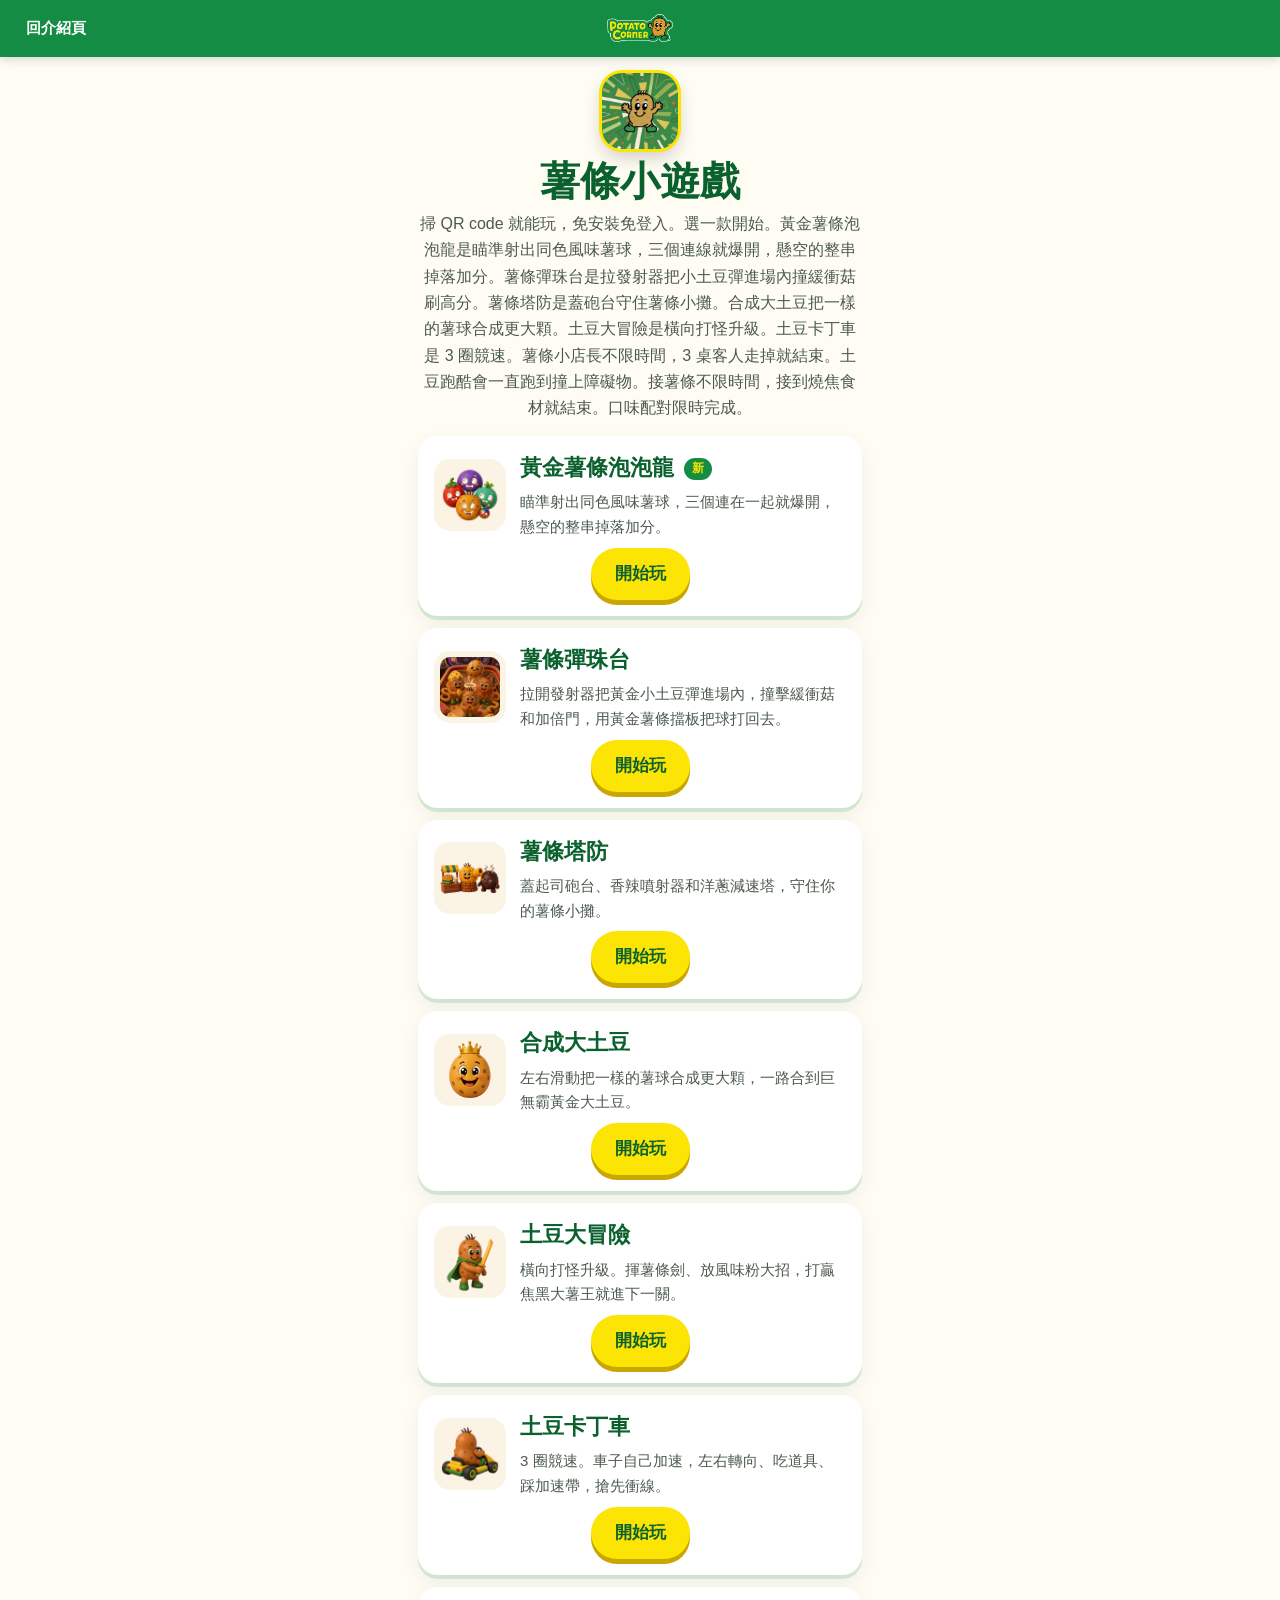
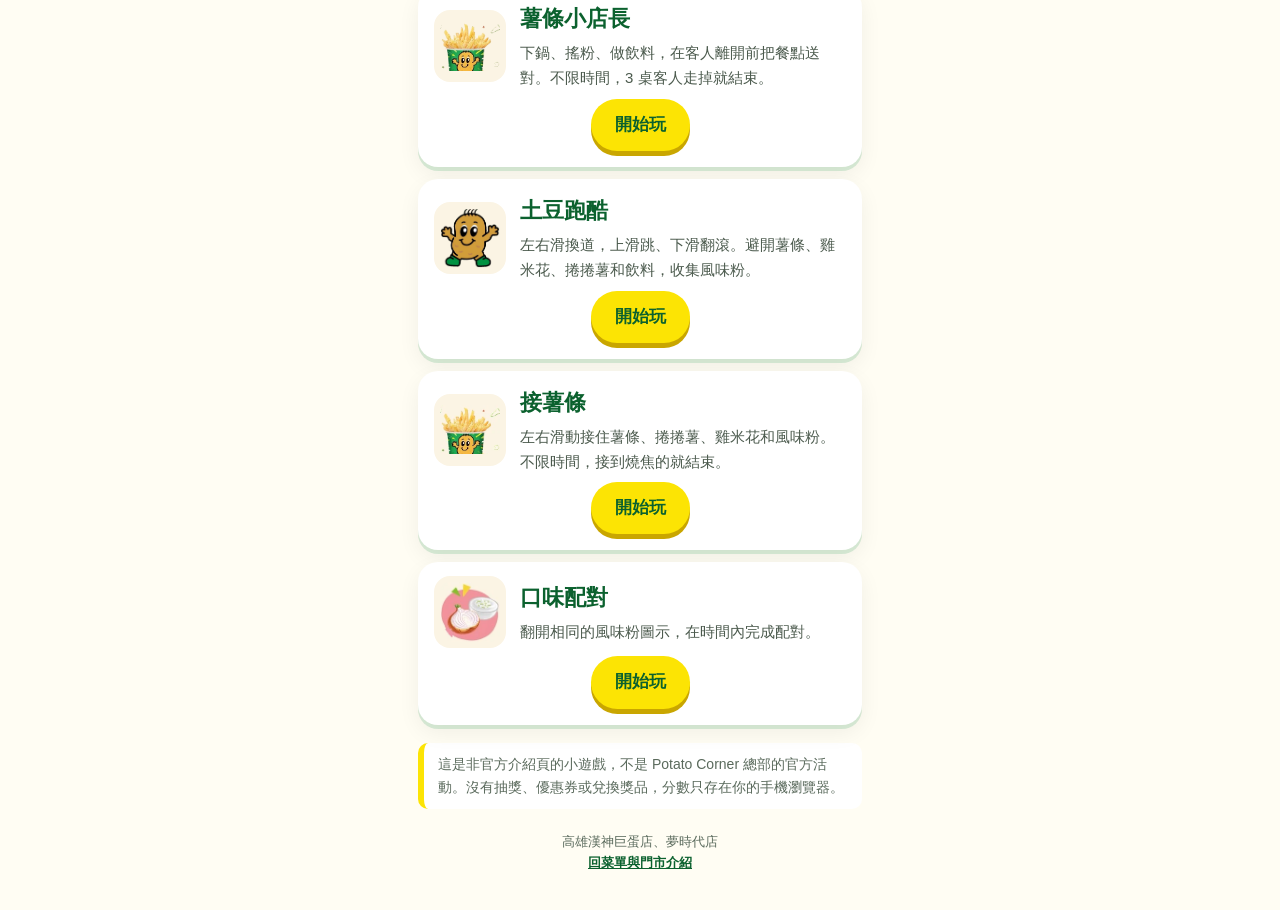
<file: games/index.html>
<!DOCTYPE html>
<html lang="zh-Hant-TW" class="menupage">
<head>
<meta charset="utf-8">
<meta name="viewport" content="width=device-width,initial-scale=1,maximum-scale=1.0,user-scalable=no,viewport-fit=cover">
<meta name="theme-color" content="#148c44">
<meta name="apple-mobile-web-app-capable" content="yes">
<title>薯條小遊戲｜Potato Corner（非官方）</title>
<meta name="description" content="十款手機網頁薯條小遊戲：黃金薯條泡泡龍、薯條彈珠台、薯條塔防、合成大土豆、土豆大冒險、土豆卡丁車、薯條小店長、土豆跑酷、接薯條、口味配對。掃 QR code 就能玩，免安裝免登入。這是非官方介紹頁的小遊戲。">
<link rel="icon" href="../assets/favicon.svg" type="image/svg+xml">
<link rel="apple-touch-icon" href="../assets/apple-touch-icon.png">
<link rel="stylesheet" href="games.css?v=34">
</head>
<body class="menu">
<header class="topbar">
<a class="back" href="../index.html">回介紹頁</a>
<a class="brand" href="../index.html"><img src="../assets/logo.webp" alt="Potato Corner" height="28"></a>
<span class="home" style="visibility:hidden;padding:6px 12px">回介紹頁</span>
</header>
<main class="wrap">
<div class="hero-mini">
<img class="mascot-s" src="../assets/mascot.webp" alt="Potato Corner 吉祥物" width="92" height="92">
<h1>薯條小遊戲</h1>
<p>掃 QR code 就能玩，免安裝免登入。選一款開始。黃金薯條泡泡龍是瞄準射出同色風味薯球，三個連線就爆開，懸空的整串掉落加分。薯條彈珠台是拉發射器把小土豆彈進場內撞緩衝菇刷高分。薯條塔防是蓋砲台守住薯條小攤。合成大土豆把一樣的薯球合成更大顆。土豆大冒險是橫向打怪升級。土豆卡丁車是 3 圈競速。薯條小店長不限時間，3 桌客人走掉就結束。土豆跑酷會一直跑到撞上障礙物。接薯條不限時間，接到燒焦食材就結束。口味配對限時完成。</p>
</div>
<div class="glist">
<a class="gcard" href="bubble.html">
<div class="row">
<img class="ico" src="img/bubble/thumb.webp" alt="" width="72" height="72">
<div>
<h2>黃金薯條泡泡龍 <span class="new">新</span></h2>
<p>瞄準射出同色風味薯球，三個連在一起就爆開，懸空的整串掉落加分。</p>
</div>
</div>
<div class="go"><span class="btn">開始玩</span></div>
</a>
<a class="gcard" href="pinball.html">
<div class="row">
<img class="ico" src="img/pinball/thumb.webp" alt="" width="72" height="72">
<div>
<h2>薯條彈珠台</h2>
<p>拉開發射器把黃金小土豆彈進場內，撞擊緩衝菇和加倍門，用黃金薯條擋板把球打回去。</p>
</div>
</div>
<div class="go"><span class="btn">開始玩</span></div>
</a>
<a class="gcard" href="td.html">
<div class="row">
<img class="ico" src="img/td/thumb.webp" alt="" width="72" height="72">
<div>
<h2>薯條塔防</h2>
<p>蓋起司砲台、香辣噴射器和洋蔥減速塔，守住你的薯條小攤。</p>
</div>
</div>
<div class="go"><span class="btn">開始玩</span></div>
</a>
<a class="gcard" href="merge.html">
<div class="row">
<img class="ico" src="img/merge/thumb.webp" alt="" width="72" height="72">
<div>
<h2>合成大土豆</h2>
<p>左右滑動把一樣的薯球合成更大顆，一路合到巨無霸黃金大土豆。</p>
</div>
</div>
<div class="go"><span class="btn">開始玩</span></div>
</a>
<a class="gcard" href="quest.html">
<div class="row">
<img class="ico" src="img/quest/thumb.webp" alt="" width="72" height="72">
<div>
<h2>土豆大冒險</h2>
<p>橫向打怪升級。揮薯條劍、放風味粉大招，打贏焦黑大薯王就進下一關。</p>
</div>
</div>
<div class="go"><span class="btn">開始玩</span></div>
</a>
<a class="gcard" href="kart.html">
<div class="row">
<img class="ico" src="img/kart/thumb.webp" alt="" width="72" height="72">
<div>
<h2>土豆卡丁車</h2>
<p>3 圈競速。車子自己加速，左右轉向、吃道具、踩加速帶，搶先衝線。</p>
</div>
</div>
<div class="go"><span class="btn">開始玩</span></div>
</a>
<a class="gcard" href="shop.html">
<div class="row">
<img class="ico" src="img/fries.png" alt="" width="72" height="72">
<div>
<h2>薯條小店長</h2>
<p>下鍋、搖粉、做飲料，在客人離開前把餐點送對。不限時間，3 桌客人走掉就結束。</p>
</div>
</div>
<div class="go"><span class="btn">開始玩</span></div>
</a>
<a class="gcard" href="run.html">
<div class="row">
<img class="ico" src="img/mascot-run.png" alt="" width="72" height="72">
<div>
<h2>土豆跑酷</h2>
<p>左右滑換道，上滑跳、下滑翻滾。避開薯條、雞米花、捲捲薯和飲料，收集風味粉。</p>
</div>
</div>
<div class="go"><span class="btn">開始玩</span></div>
</a>
<a class="gcard" href="catch.html">
<div class="row">
<img class="ico" src="../assets/icons/fries.webp?v=11" alt="" width="72" height="72">
<div>
<h2>接薯條</h2>
<p>左右滑動接住薯條、捲捲薯、雞米花和風味粉。不限時間，接到燒焦的就結束。</p>
</div>
</div>
<div class="go"><span class="btn">開始玩</span></div>
</a>
<a class="gcard" href="match.html">
<div class="row">
<img class="ico" src="../assets/icons/onion.webp?v=11" alt="" width="72" height="72">
<div>
<h2>口味配對</h2>
<p>翻開相同的風味粉圖示，在時間內完成配對。</p>
</div>
</div>
<div class="go"><span class="btn">開始玩</span></div>
</a>
</div>
<p class="note">這是非官方介紹頁的小遊戲，不是 Potato Corner 總部的官方活動。沒有抽獎、優惠券或兌換獎品，分數只存在你的手機瀏覽器。</p>
<p class="foot">高雄漢神巨蛋店、夢時代店<br><a href="../index.html">回菜單與門市介紹</a></p>
</main>
</body>
</html>
</file>
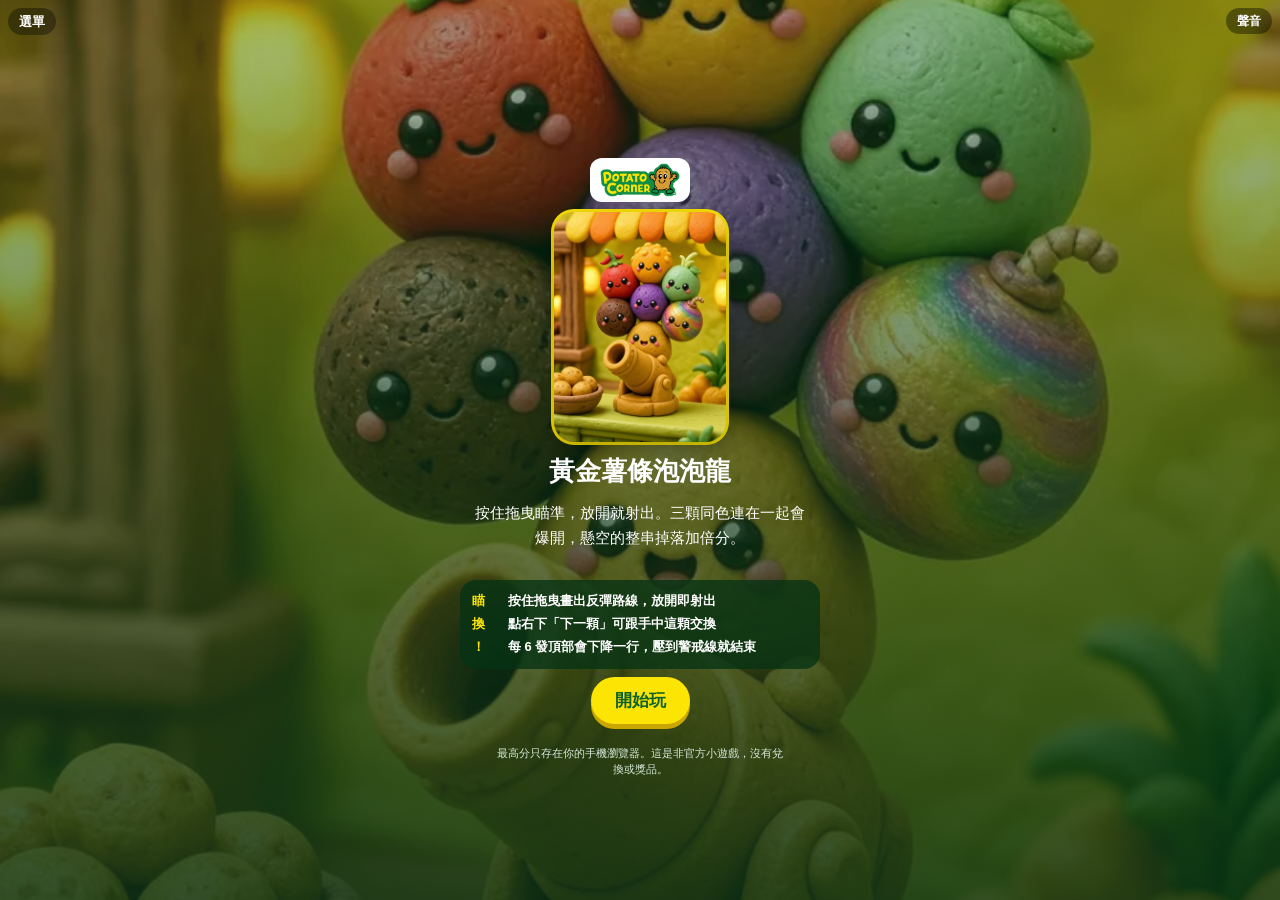
<file: games/bubble.html>
<!DOCTYPE html>
<html lang="zh-Hant-TW" class="bubpage">
<head>
<meta charset="utf-8">
<meta name="viewport" content="width=device-width,initial-scale=1,maximum-scale=1.0,user-scalable=no,viewport-fit=cover">
<meta name="theme-color" content="#148c44">
<meta name="apple-mobile-web-app-capable" content="yes">
<title>黃金薯條泡泡龍｜薯條小遊戲（非官方）</title>
<meta name="description" content="瞄準射出同色風味薯球，三個連在一起就爆開，懸空的會整串掉落加分。單手就能玩。非官方小遊戲。">
<link rel="icon" href="../assets/favicon.svg" type="image/svg+xml">
<link rel="apple-touch-icon" href="../assets/apple-touch-icon.png">
<link rel="stylesheet" href="games.css?v=35">
</head>
<body class="play bubpage">
<div class="stagewrap" id="wrap">
<canvas id="stage" aria-label="黃金薯條泡泡龍遊戲畫面"></canvas>
<a class="runback" href="index.html">選單</a>
<button class="hud-mute" id="muteBtn" type="button" aria-pressed="false" aria-label="音效" title="音效">聲音</button>
<div class="runhud bubhud" id="hud" hidden>
<span>分數 <b id="score">0</b></span>
<span>最高 <b id="best">0</b></span>
<span>第 <b id="level">1</b> 關</span>
</div>
<button class="bub-next" id="nextBtn" type="button" hidden aria-label="和下一個交換">
<span>下一顆</span>
<img id="nextIm" alt="下一顆" width="52" height="52" src="img/bubble/cheese.webp">
</button>
<div class="overlay bubstart" id="ov">
<img class="ovlogo" id="ovlogo" src="img/logo.png" alt="Potato Corner">
<img class="ovcover" id="ovcover" src="img/bubble/cover.webp" alt="黃金薯條泡泡龍">
<p class="ovt" id="ovT">黃金薯條泡泡龍</p>
<p class="ovs" id="ovS">按住拖曳瞄準，放開就射出。三顆同色連在一起會爆開，懸空的整串掉落加倍分。</p>
<p class="bub-best" id="bestLine"></p>
<div class="how" id="how">
<div><span>瞄</span> 按住拖曳畫出反彈路線，放開即射出</div>
<div><span>換</span> 點右下「下一顆」可跟手中這顆交換</div>
<div><span>！</span> 每 6 發頂部會下降一行，壓到警戒線就結束</div>
</div>
<div class="endbtns" id="endbtns">
<button class="btn" id="go" type="button">開始玩</button>
<a class="btn quiet" id="toLobby" href="index.html" hidden>回大廳</a>
</div>
<div id="recSlot"></div>
<p class="fine" id="fine">最高分只存在你的手機瀏覽器。這是非官方小遊戲，沒有兌換或獎品。</p>
</div>
</div>
<script src="games.js?v=7"></script>
<script src="bubble.js?v=2"></script>
</body>
</html>
</file>
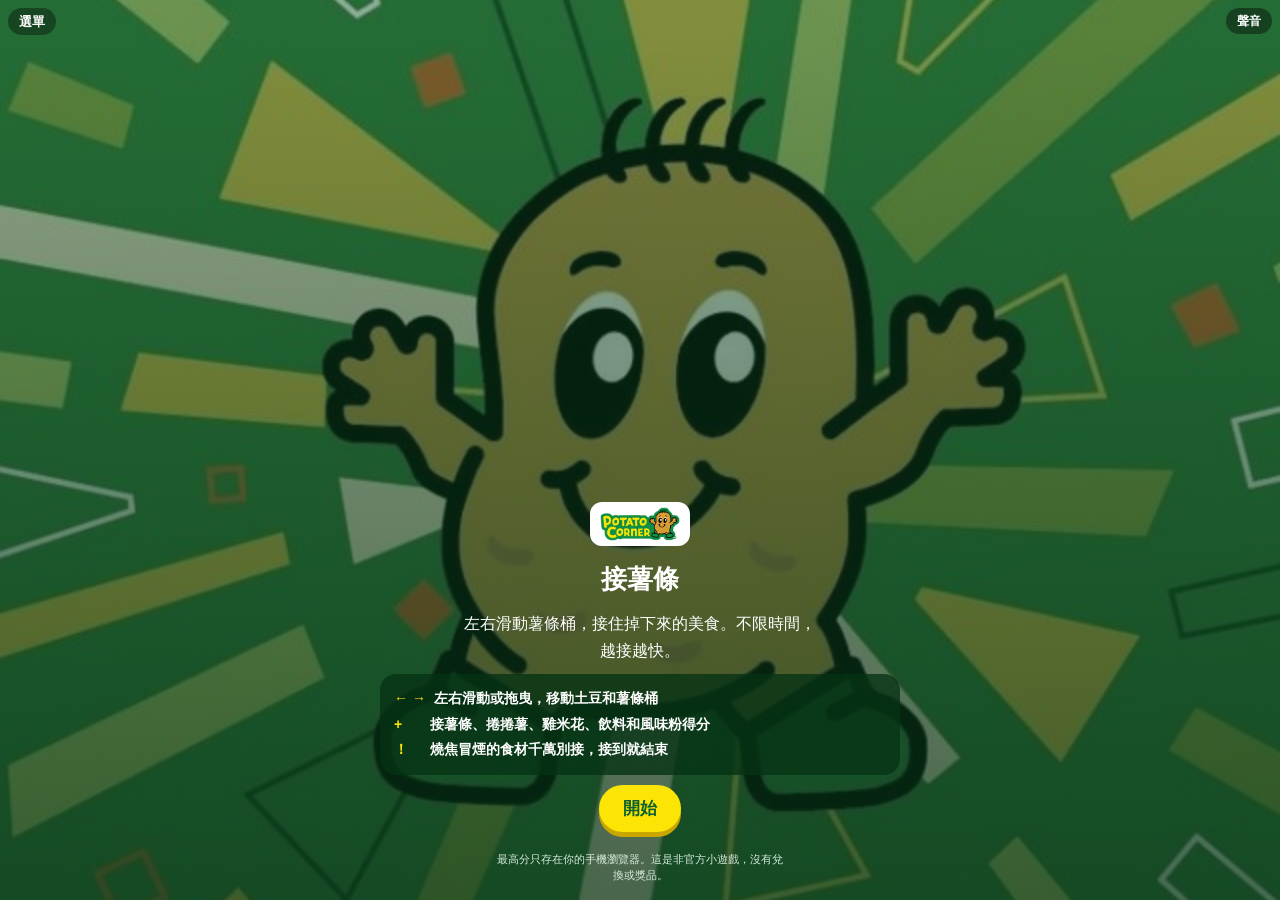
<file: games/catch.html>
<!DOCTYPE html>
<html lang="zh-Hant-TW" class="catchpage">
<head>
<meta charset="utf-8">
<meta name="viewport" content="width=device-width,initial-scale=1,maximum-scale=1.0,user-scalable=no,viewport-fit=cover">
<meta name="theme-color" content="#148c44">
<meta name="apple-mobile-web-app-capable" content="yes">
<title>接薯條｜薯條小遊戲（非官方）</title>
<meta name="description" content="左右滑動接住掉下來的薯條、捲捲薯、雞米花、飲料和風味粉。不限時間，接到燒焦的就結束。非官方小遊戲。">
<link rel="icon" href="../assets/favicon.svg" type="image/svg+xml">
<link rel="apple-touch-icon" href="../assets/apple-touch-icon.png">
<link rel="stylesheet" href="games.css?v=30">
</head>
<body class="play catchpage">
<div class="stagewrap" id="wrap">
<canvas id="stage" aria-label="接薯條遊戲畫面"></canvas>
<a class="runback" href="index.html">選單</a>
<button class="hud-mute" id="muteBtn" type="button" aria-pressed="false" aria-label="音效" title="音效">聲音</button>
<div class="runhud" id="hud" hidden>
<span>分數 <b id="score">0</b></span>
<span>最高 <b id="best">0</b></span>
</div>
<div class="overlay runstart" id="ov">
<img class="ovlogo" id="ovlogo" src="img/logo.png" alt="Potato Corner">
<p class="ovt" id="ovT">接薯條</p>
<p class="ovs" id="ovS">左右滑動薯條桶，接住掉下來的美食。不限時間，越接越快。</p>
<div class="how" id="how">
<div><span>← →</span> 左右滑動或拖曳，移動土豆和薯條桶</div>
<div><span>+</span> 接薯條、捲捲薯、雞米花、飲料和風味粉得分</div>
<div><span>！</span> 燒焦冒煙的食材千萬別接，接到就結束</div>
</div>
<button class="btn" id="go" type="button">開始</button>
<p class="fine" id="fine">最高分只存在你的手機瀏覽器。這是非官方小遊戲，沒有兌換或獎品。</p>
</div>
</div>
<script src="games.js?v=4"></script>
<script src="catch.js?v=4"></script>
</body>
</html>
</file>
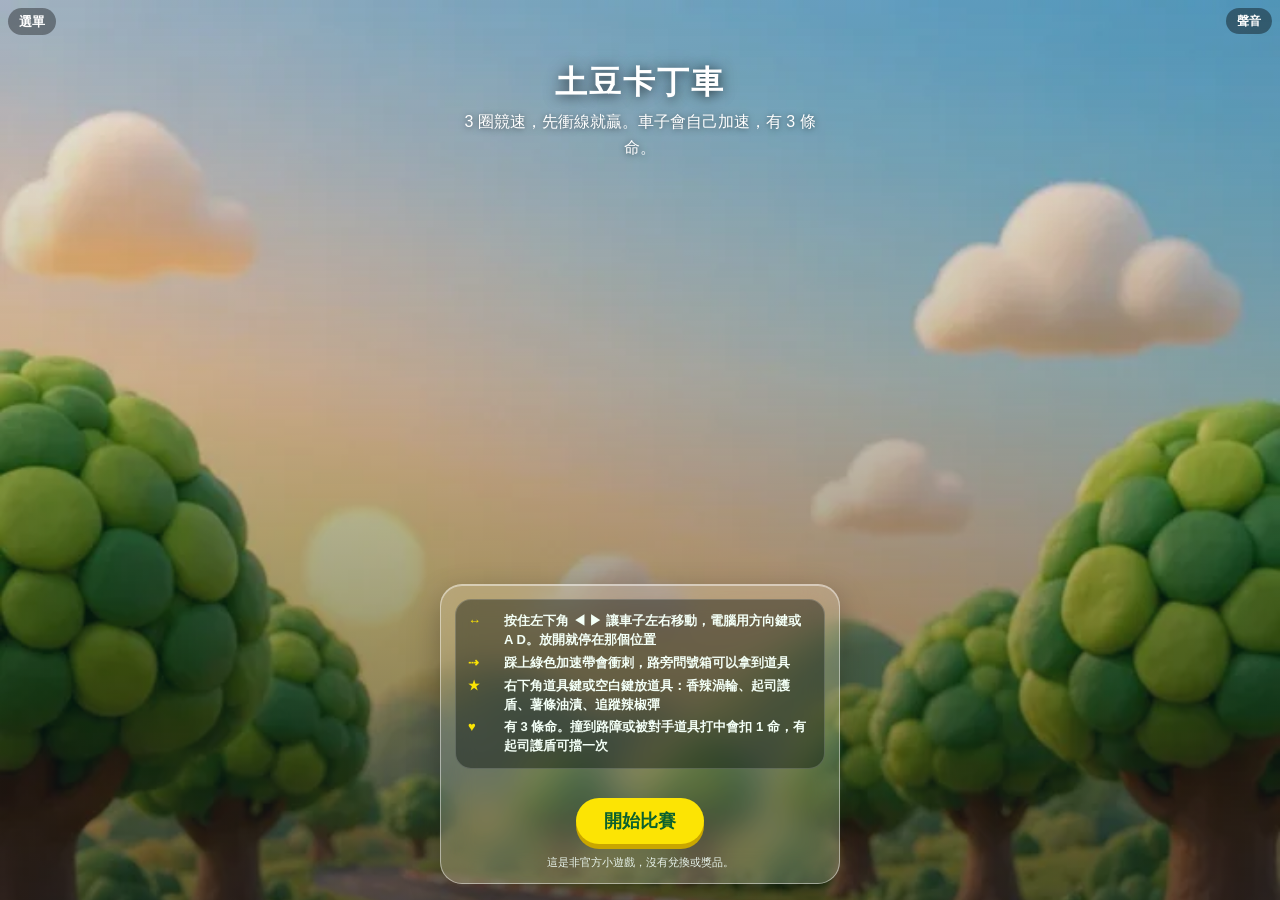
<file: games/kart.html>
<!DOCTYPE html>
<html lang="zh-Hant-TW" class="kartpage">
<head>
<meta charset="utf-8">
<meta name="viewport" content="width=device-width,initial-scale=1,maximum-scale=1.0,user-scalable=no,viewport-fit=cover">
<meta name="theme-color" content="#148c44">
<meta name="apple-mobile-web-app-capable" content="yes">
<title>土豆卡丁車｜薯條小遊戲（非官方）</title>
<meta name="description" content="3 圈競速小遊戲。車子會自己加速，左右轉向、吃道具、踩加速帶，搶先衝線。非官方小遊戲。">
<link rel="icon" href="../assets/favicon.svg" type="image/svg+xml">
<link rel="apple-touch-icon" href="../assets/apple-touch-icon.png">
<link rel="stylesheet" href="games.css?v=26">
</head>
<body class="play kartpage">
<div class="stagewrap" id="wrap">
<canvas id="stage" aria-label="土豆卡丁車遊戲畫面"></canvas>
<a class="kartback" href="index.html">選單</a>
<button class="kart-mute" id="muteBtn" type="button" aria-pressed="false" aria-label="音效" title="音效">聲音</button>
<div class="karthud" id="hud" hidden>
  <div class="kh-hearts" id="kartHearts" aria-label="剩餘生命 3">
    <i class="heart" aria-hidden="true"></i><i class="heart" aria-hidden="true"></i><i class="heart" aria-hidden="true"></i>
  </div>
  <div class="kh-top">
    <div class="kh-rank" id="rank">4th</div>
    <div class="kh-meta">
      <span>圈 <b id="lap">1</b>/3</span>
      <span><b id="spd">0</b> km/h</span>
    </div>
  </div>
  <div class="kh-prog" id="prog" aria-label="賽程進度">
    <span class="kh-track"></span>
    <i class="kp kp-bbq" id="dot-bbq"></i>
    <i class="kp kp-chili" id="dot-chili"></i>
    <i class="kp kp-cheese" id="dot-cheese"></i>
    <i class="kp kp-you" id="dot-you"></i>
  </div>
</div>
<div class="kart-controls" id="controls" hidden>
  <div class="kart-pad" id="pad">
    <button class="kbtn kbtn-l" id="btnL" type="button" aria-label="左轉">
      <svg viewBox="0 0 64 64" aria-hidden="true"><path d="M41 12 L20 32 L41 52" fill="none" stroke="currentColor" stroke-width="8" stroke-linecap="round" stroke-linejoin="round"/></svg>
    </button>
    <button class="kbtn kbtn-r" id="btnR" type="button" aria-label="右轉">
      <svg viewBox="0 0 64 64" aria-hidden="true"><path d="M23 12 L44 32 L23 52" fill="none" stroke="currentColor" stroke-width="8" stroke-linecap="round" stroke-linejoin="round"/></svg>
    </button>
  </div>
  <button class="kart-item" id="itemBtn" type="button" aria-label="使用道具">
    <img class="item-art" id="itemIcon" alt="">
    <svg class="item-idle" id="itemIdle" viewBox="0 0 64 64" aria-hidden="true">
      <circle cx="32" cy="32" r="22" fill="none" stroke="currentColor" stroke-width="4"/>
      <path d="M24 25c0-5.2 3.8-9 8.4-9 4.4 0 8 3 8 7.2 0 3.4-1.8 5.2-5.2 7.6l-1.4 1.1v4.6" fill="none" stroke="currentColor" stroke-width="4.5" stroke-linecap="round" stroke-linejoin="round"/>
      <circle cx="32" cy="47" r="2.6" fill="currentColor"/>
    </svg>
  </button>
</div>
<div class="overlay kartstart" id="ov">
<div class="kart-hero">
<p class="ovt" id="ovT">土豆卡丁車</p>
<p class="ovs" id="ovS">3 圈競速，先衝線就贏。車子會自己加速，有 3 條命。</p>
</div>
<div class="kart-card">
<div class="how" id="how">
<div><span>↔</span> 按住左下角 ◀ ▶ 讓車子左右移動，電腦用方向鍵或 A D。放開就停在那個位置</div>
<div><span>⇢</span> 踩上綠色加速帶會衝刺，路旁問號箱可以拿到道具</div>
<div><span>★</span> 右下角道具鍵或空白鍵放道具：香辣渦輪、起司護盾、薯條油漬、追蹤辣椒彈</div>
<div><span>♥</span> 有 3 條命。撞到路障或被對手道具打中會扣 1 命，有起司護盾可擋一次</div>
</div>
<p class="kart-best" id="bestLine"></p>
<button class="btn" id="go" type="button">開始比賽</button>
<p class="fine" id="fine">這是非官方小遊戲，沒有兌換或獎品。</p>
</div>
</div>
<div class="kart-hurt" id="hurtTip" hidden>−1 命</div>
</div>
<script src="games.js?v=3"></script>
<script src="kart.js?v=10"></script>
</body>
</html>
</file>
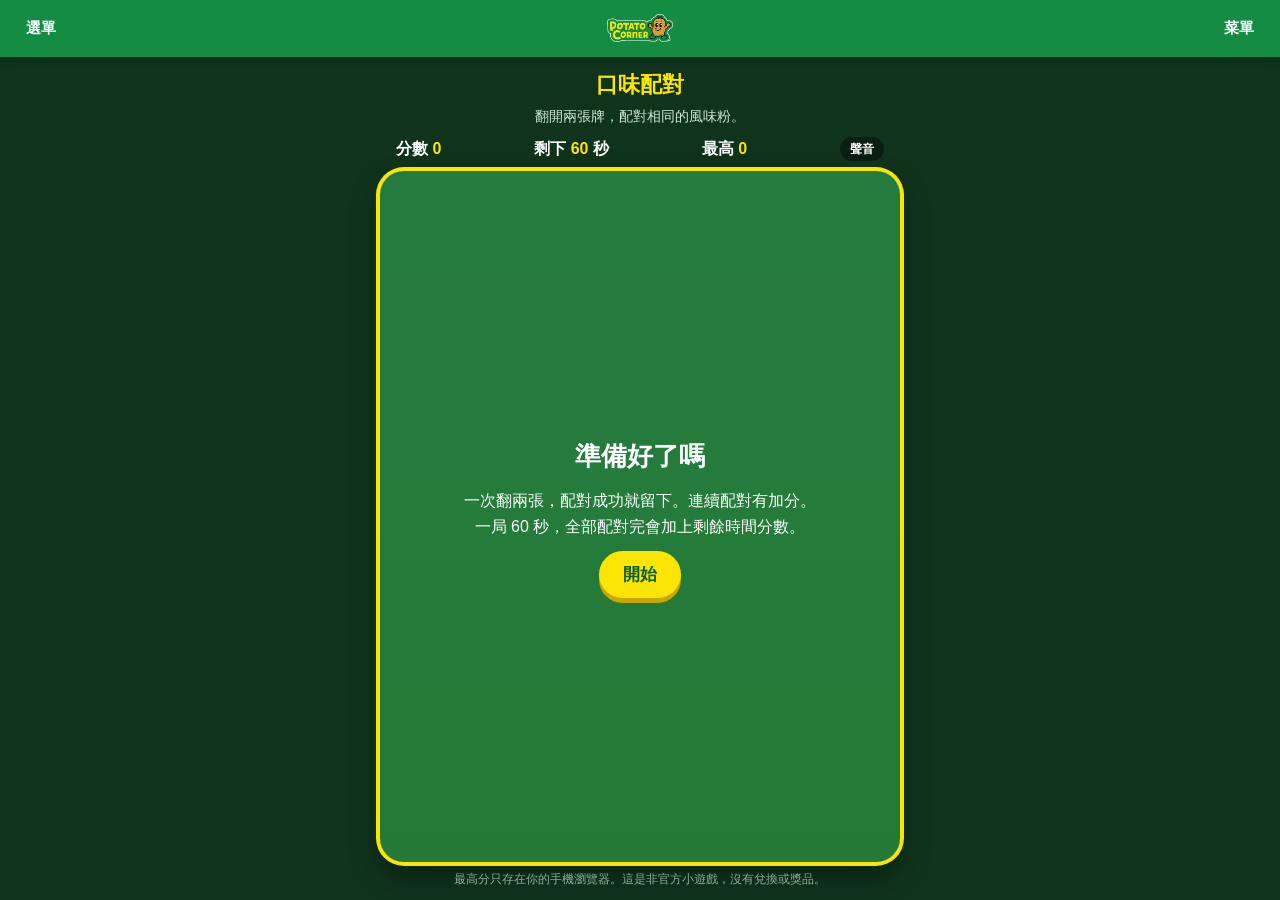
<file: games/match.html>
<!DOCTYPE html>
<html lang="zh-Hant-TW" class="matchpage">
<head>
<meta charset="utf-8">
<meta name="viewport" content="width=device-width,initial-scale=1,maximum-scale=1.0,user-scalable=no,viewport-fit=cover">
<meta name="theme-color" content="#148c44">
<meta name="apple-mobile-web-app-capable" content="yes">
<title>口味配對｜薯條小遊戲（非官方）</title>
<meta name="description" content="翻開相同的風味粉圖示，在時間內完成配對。非官方小遊戲。">
<link rel="icon" href="../assets/favicon.svg" type="image/svg+xml">
<link rel="apple-touch-icon" href="../assets/apple-touch-icon.png">
<link rel="stylesheet" href="games.css?v=30">
</head>
<body class="play matchpage">
<header class="topbar">
<a class="back" href="index.html">選單</a>
<a class="brand" href="../index.html"><img src="../assets/logo.webp" alt="Potato Corner" height="28"></a>
<a class="home" href="../index.html">菜單</a>
</header>
<h1>口味配對</h1>
<p class="hint">翻開兩張牌，配對相同的風味粉。</p>
<div class="hud"><span>分數 <b id="score">0</b></span><span>剩下 <b id="time">0</b> 秒</span><span>最高 <b id="best">0</b></span><button class="hud-mute" id="muteBtn" type="button" aria-pressed="false" aria-label="音效" title="音效">聲音</button></div>
<div class="stagewrap">
<div class="match-stage" id="stage"><div class="board" id="board"></div></div>
<div class="overlay" id="ov"><p class="ovt" id="ovT">準備好了嗎</p><p class="ovs" id="ovS">一次翻兩張，配對成功就留下。連續配對有加分。一局 60 秒，全部配對完會加上剩餘時間分數。</p><button class="btn" id="go" type="button">開始</button></div>
</div>
<p class="fine">最高分只存在你的手機瀏覽器。這是非官方小遊戲，沒有兌換或獎品。</p>
<script src="games.js?v=4"></script>
<script src="match.js?v=2"></script>
</body>
</html>
</file>
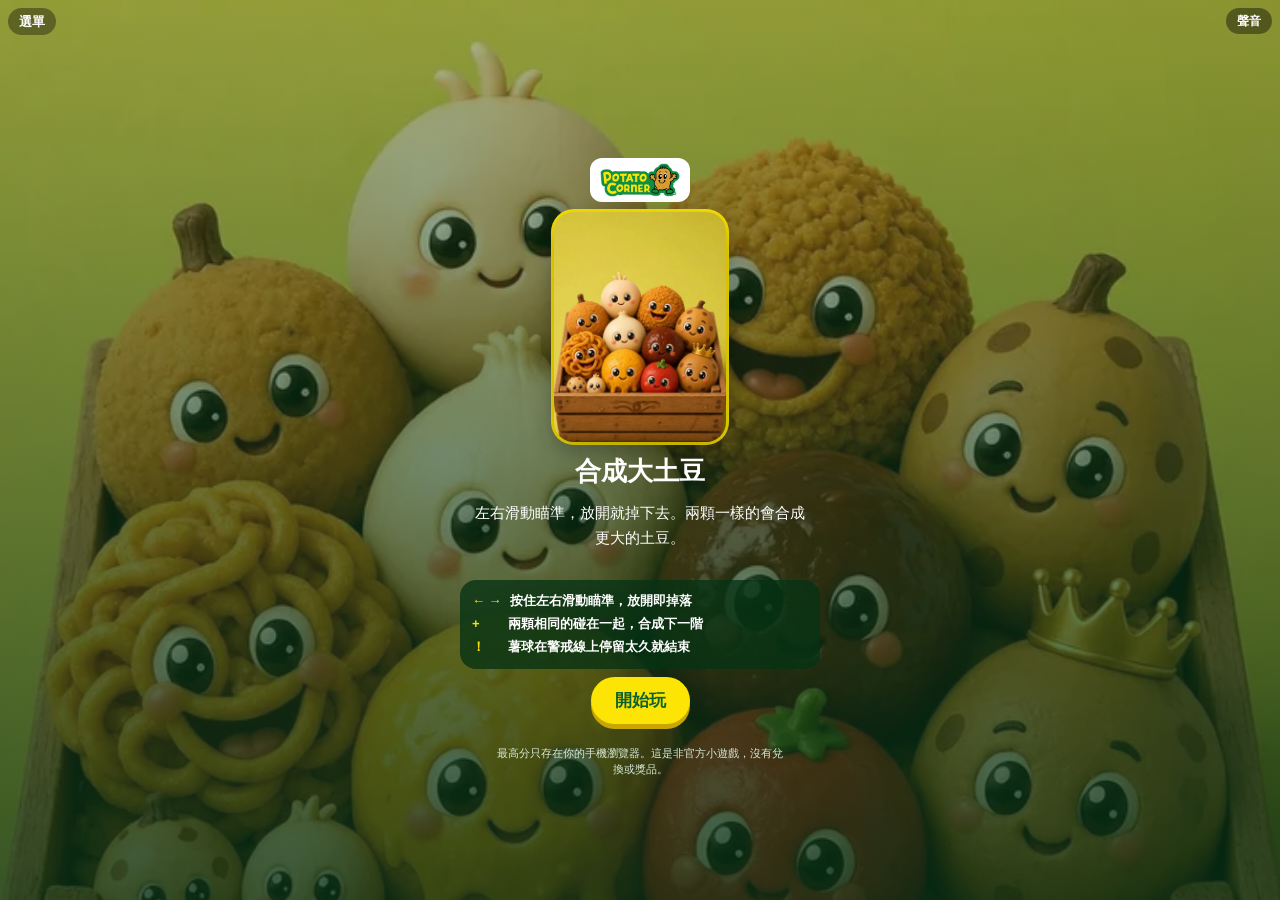
<file: games/merge.html>
<!DOCTYPE html>
<html lang="zh-Hant-TW" class="mergepage">
<head>
<meta charset="utf-8">
<meta name="viewport" content="width=device-width,initial-scale=1,maximum-scale=1.0,user-scalable=no,viewport-fit=cover">
<meta name="theme-color" content="#148c44">
<meta name="apple-mobile-web-app-capable" content="yes">
<title>合成大土豆｜薯條小遊戲（非官方）</title>
<meta name="description" content="左右滑動把一樣的薯球合成更大顆，一路合到巨無霸黃金大土豆。單手就能玩。非官方小遊戲。">
<link rel="icon" href="../assets/favicon.svg" type="image/svg+xml">
<link rel="apple-touch-icon" href="../assets/apple-touch-icon.png">
<link rel="stylesheet" href="games.css?v=31">
</head>
<body class="play mergepage">
<div class="stagewrap" id="wrap">
<canvas id="stage" aria-label="合成大土豆遊戲畫面"></canvas>
<a class="runback" href="index.html">選單</a>
<button class="hud-mute" id="muteBtn" type="button" aria-pressed="false" aria-label="音效" title="音效">聲音</button>
<div class="runhud mergehud" id="hud" hidden>
<span>分數 <b id="score">0</b></span>
<span>最高 <b id="best">0</b></span>
</div>
<div class="merge-next" id="nextWrap" hidden>
<span>下一個</span>
<img id="nextIm" alt="下一顆" width="48" height="48">
</div>
<div class="merge-chain" id="chain" hidden></div>
<div class="overlay mergestart" id="ov">
<img class="ovlogo" id="ovlogo" src="img/logo.png" alt="Potato Corner">
<img class="ovcover" id="ovcover" src="img/merge/cover.webp" alt="合成大土豆">
<p class="ovt" id="ovT">合成大土豆</p>
<p class="ovs" id="ovS">左右滑動瞄準，放開就掉下去。兩顆一樣的會合成更大的土豆。</p>
<p class="merge-best" id="bestLine"></p>
<div class="how" id="how">
<div><span>← →</span> 按住左右滑動瞄準，放開即掉落</div>
<div><span>+</span> 兩顆相同的碰在一起，合成下一階</div>
<div><span>！</span> 薯球在警戒線上停留太久就結束</div>
</div>
<div class="endbtns" id="endbtns">
<button class="btn" id="go" type="button">開始玩</button>
<a class="btn quiet" id="toLobby" href="index.html" hidden>回大廳</a>
</div>
<div id="recSlot"></div>
<p class="fine" id="fine">最高分只存在你的手機瀏覽器。這是非官方小遊戲，沒有兌換或獎品。</p>
</div>
</div>
<script src="games.js?v=5"></script>
<script src="merge.js?v=2"></script>
</body>
</html>
</file>
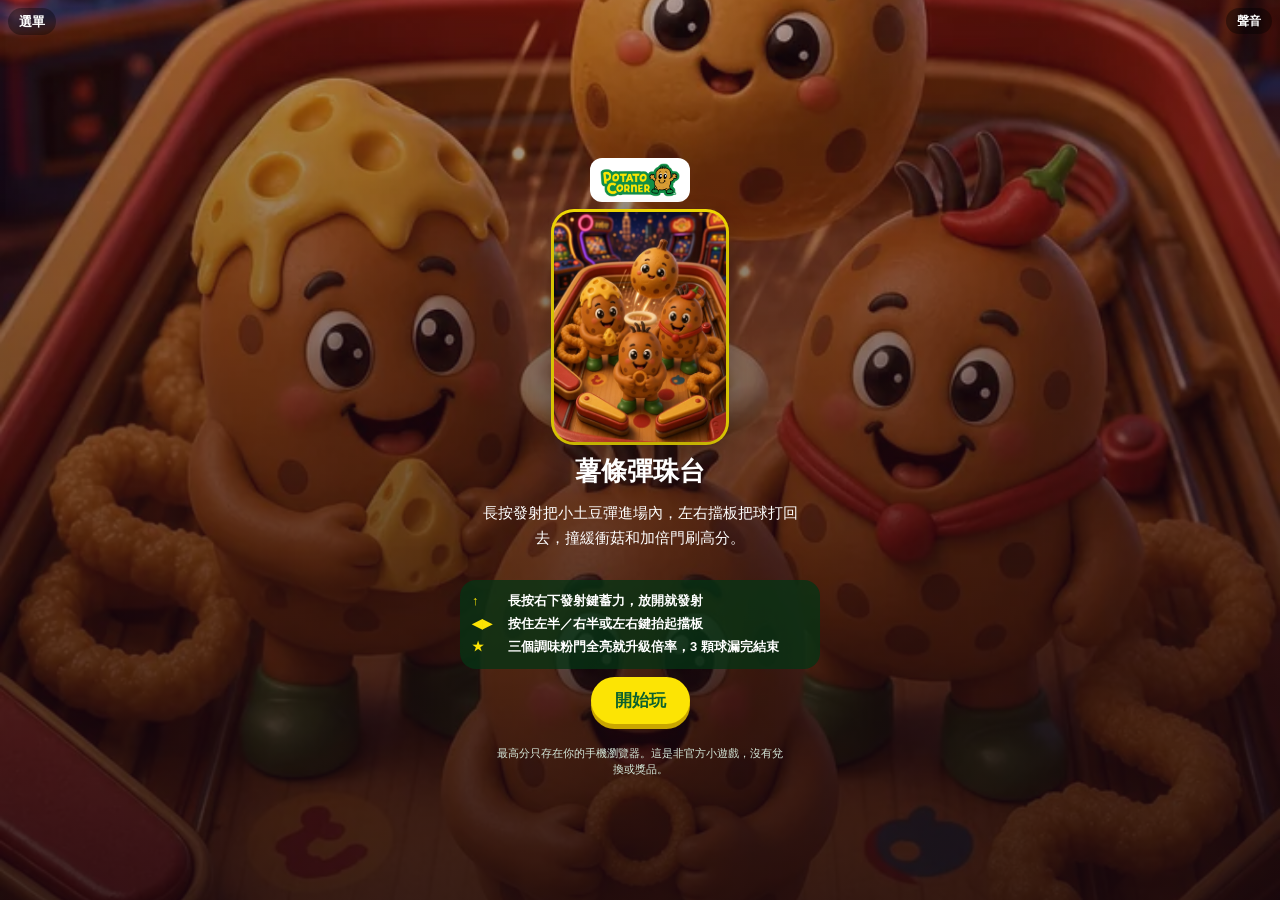
<file: games/pinball.html>
<!DOCTYPE html>
<html lang="zh-Hant-TW" class="pinpage">
<head>
<meta charset="utf-8">
<meta name="viewport" content="width=device-width,initial-scale=1,maximum-scale=1.0,user-scalable=no,viewport-fit=cover">
<meta name="theme-color" content="#148c44">
<meta name="apple-mobile-web-app-capable" content="yes">
<title>薯條彈珠台｜薯條小遊戲（非官方）</title>
<meta name="description" content="拉發射器把黃金小土豆彈進場內，撞擊緩衝菇、捲捲薯斜面和調味粉加倍門，用黃金薯條擋板把球打回去。單手或雙拇指都能玩。非官方小遊戲。">
<link rel="icon" href="../assets/favicon.svg" type="image/svg+xml">
<link rel="apple-touch-icon" href="../assets/apple-touch-icon.png">
<link rel="stylesheet" href="games.css?v=33">
</head>
<body class="play pinpage">
<div class="stagewrap" id="wrap">
<canvas id="stage" aria-label="薯條彈珠台遊戲畫面"></canvas>
<a class="runback" href="index.html">選單</a>
<button class="hud-mute" id="muteBtn" type="button" aria-pressed="false" aria-label="音效" title="音效">聲音</button>
<div class="runhud pinhud" id="hud" hidden>
<span>分數 <b id="score">0</b></span>
<span>最高 <b id="best">0</b></span>
<span>倍率 <b id="mult">1x</b></span>
<span class="pin-lives" id="lives" aria-label="剩餘球數"></span>
</div>
<div class="pinpads" id="pads" hidden>
<button class="pbtn pbtn-l" id="btnL" type="button" aria-label="左擋板">◀</button>
<button class="pbtn pbtn-shoot" id="btnShoot" type="button" aria-label="發射">發射</button>
<button class="pbtn pbtn-r" id="btnR" type="button" aria-label="右擋板">▶</button>
</div>
<div class="overlay pinstart" id="ov">
<img class="ovlogo" id="ovlogo" src="img/logo.png" alt="Potato Corner">
<img class="ovcover" id="ovcover" src="img/pinball/cover.webp" alt="薯條彈珠台">
<p class="ovt" id="ovT">薯條彈珠台</p>
<p class="ovs" id="ovS">長按發射把小土豆彈進場內，左右擋板把球打回去，撞緩衝菇和加倍門刷高分。</p>
<p class="pin-best" id="bestLine"></p>
<div class="how" id="how">
<div><span>↑</span> 長按右下發射鍵蓄力，放開就發射</div>
<div><span>◀▶</span> 按住左半／右半或左右鍵抬起擋板</div>
<div><span>★</span> 三個調味粉門全亮就升級倍率，3 顆球漏完結束</div>
</div>
<div class="endbtns" id="endbtns">
<button class="btn" id="go" type="button">開始玩</button>
<a class="btn quiet" id="toLobby" href="index.html" hidden>回大廳</a>
</div>
<div id="recSlot"></div>
<p class="fine" id="fine">最高分只存在你的手機瀏覽器。這是非官方小遊戲，沒有兌換或獎品。</p>
</div>
</div>
<script src="games.js?v=7"></script>
<script src="pinball.js?v=4"></script>
</body>
</html>
</file>
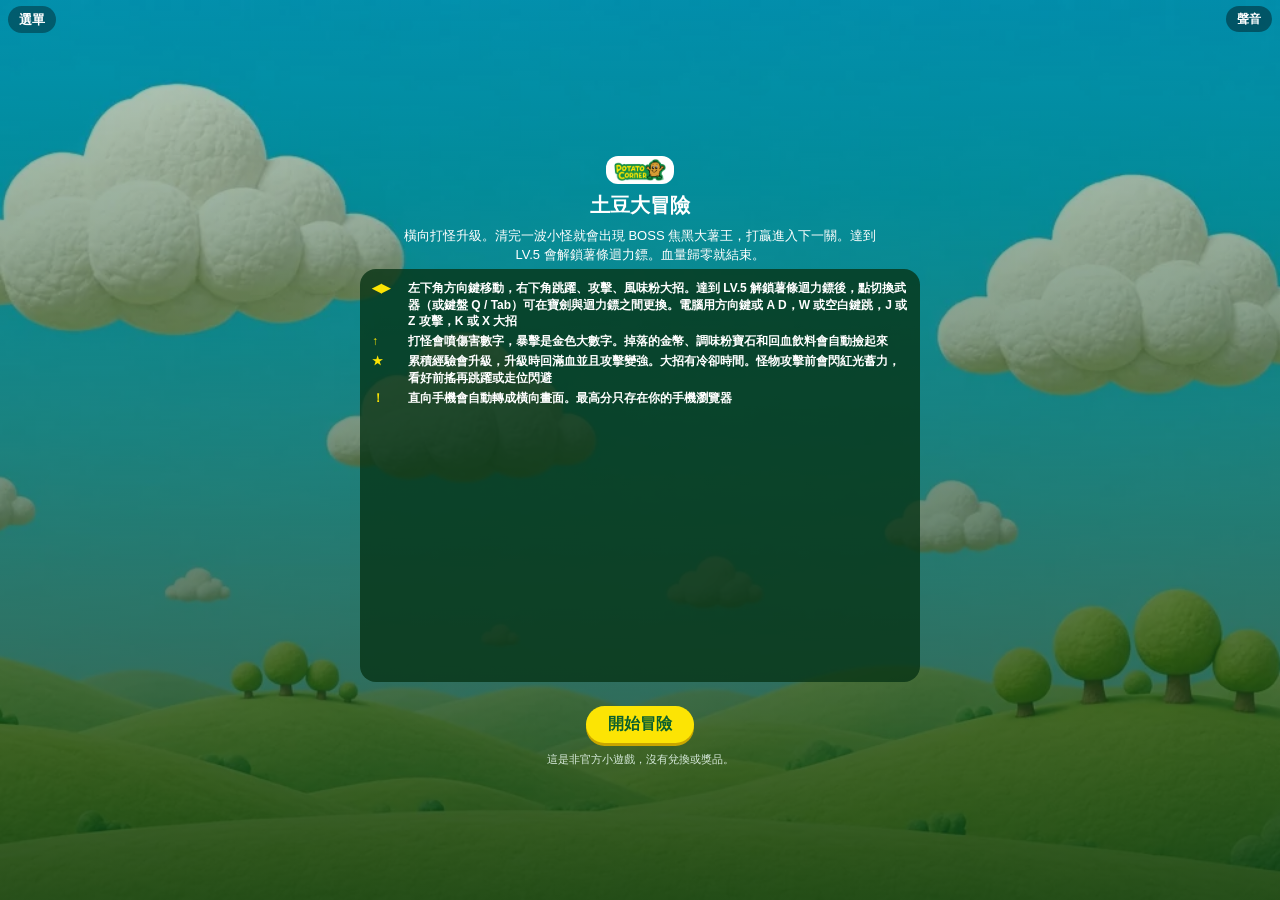
<file: games/quest.html>
<!DOCTYPE html>
<html lang="zh-Hant-TW" class="questpage">
<head>
<meta charset="utf-8">
<meta name="viewport" content="width=device-width,initial-scale=1,maximum-scale=1.0,user-scalable=no,viewport-fit=cover">
<meta name="theme-color" content="#148c44">
<meta name="apple-mobile-web-app-capable" content="yes">
<title>土豆大冒險｜薯條小遊戲（非官方）</title>
<meta name="description" content="橫向卷軸打怪冒險。揮薯條劍或投薯條迴力鏢、放風味粉大招、打怪升級，挑戰焦黑大薯王。請橫放手機遊玩。非官方小遊戲。">
<link rel="icon" href="../assets/favicon.svg" type="image/svg+xml">
<link rel="apple-touch-icon" href="../assets/apple-touch-icon.png">
<link rel="stylesheet" href="games.css?v=27">
</head>
<body class="play questpage">
<div class="stagewrap" id="wrap">
<canvas id="stage" aria-label="土豆大冒險遊戲畫面"></canvas>
<a class="questback" href="index.html">選單</a>
<button class="quest-mute" id="muteBtn" type="button" aria-pressed="false" aria-label="音效" title="音效">聲音</button>
<div class="qpads" id="pads" hidden>
  <div class="qpad-l">
    <button class="qbtn qbtn-dir" id="btnL" type="button" aria-label="向左">◀</button>
    <button class="qbtn qbtn-dir" id="btnR" type="button" aria-label="向右">▶</button>
  </div>
  <button class="qbtn qbtn-weap locked" id="btnWeap" type="button" aria-label="LV.5解鎖迴力鏢">
    <img class="qweap-img" id="weapIcon" src="img/quest/boom.webp" alt="">
    <span class="qweap-lock" id="weapLock">LV.5解鎖</span>
  </button>
  <div class="qpad-r">
    <button class="qbtn qbtn-skill" id="btnSkill" type="button" aria-label="風味粉大招">大招<span class="qcd" id="skillCd"></span></button>
    <button class="qbtn qbtn-jump" id="btnJump" type="button" aria-label="跳躍">跳</button>
    <button class="qbtn qbtn-atk" id="btnAtk" type="button" aria-label="揮擊">揮擊</button>
  </div>
</div>
<div class="overlay queststart" id="ov">
<img class="ovlogo" id="ovlogo" src="img/logo.png" alt="Potato Corner">
<p class="ovt" id="ovT">土豆大冒險</p>
<p class="ovs" id="ovS">橫向打怪升級。清完一波小怪就會出現 BOSS 焦黑大薯王，打贏進入下一關。達到 LV.5 會解鎖薯條迴力鏢。血量歸零就結束。</p>
<div class="how" id="how">
<div><span>◀▶</span> 左下角方向鍵移動，右下角跳躍、攻擊、風味粉大招。達到 LV.5 解鎖薯條迴力鏢後，點切換武器（或鍵盤 Q / Tab）可在寶劍與迴力鏢之間更換。電腦用方向鍵或 A D，W 或空白鍵跳，J 或 Z 攻擊，K 或 X 大招</div>
<div><span>↑</span> 打怪會噴傷害數字，暴擊是金色大數字。掉落的金幣、調味粉寶石和回血飲料會自動撿起來</div>
<div><span>★</span> 累積經驗會升級，升級時回滿血並且攻擊變強。大招有冷卻時間。怪物攻擊前會閃紅光蓄力，看好前搖再跳躍或走位閃避</div>
<div><span>！</span> 直向手機會自動轉成橫向畫面。最高分只存在你的手機瀏覽器</div>
</div>
<p class="quest-best" id="bestLine"></p>
<button class="btn" id="go" type="button">開始冒險</button>
<p class="fine" id="fine">這是非官方小遊戲，沒有兌換或獎品。</p>
</div>
</div>
<script src="games.js?v=3"></script>
<script src="quest.js?v=6"></script>
</body>
</html>
</file>
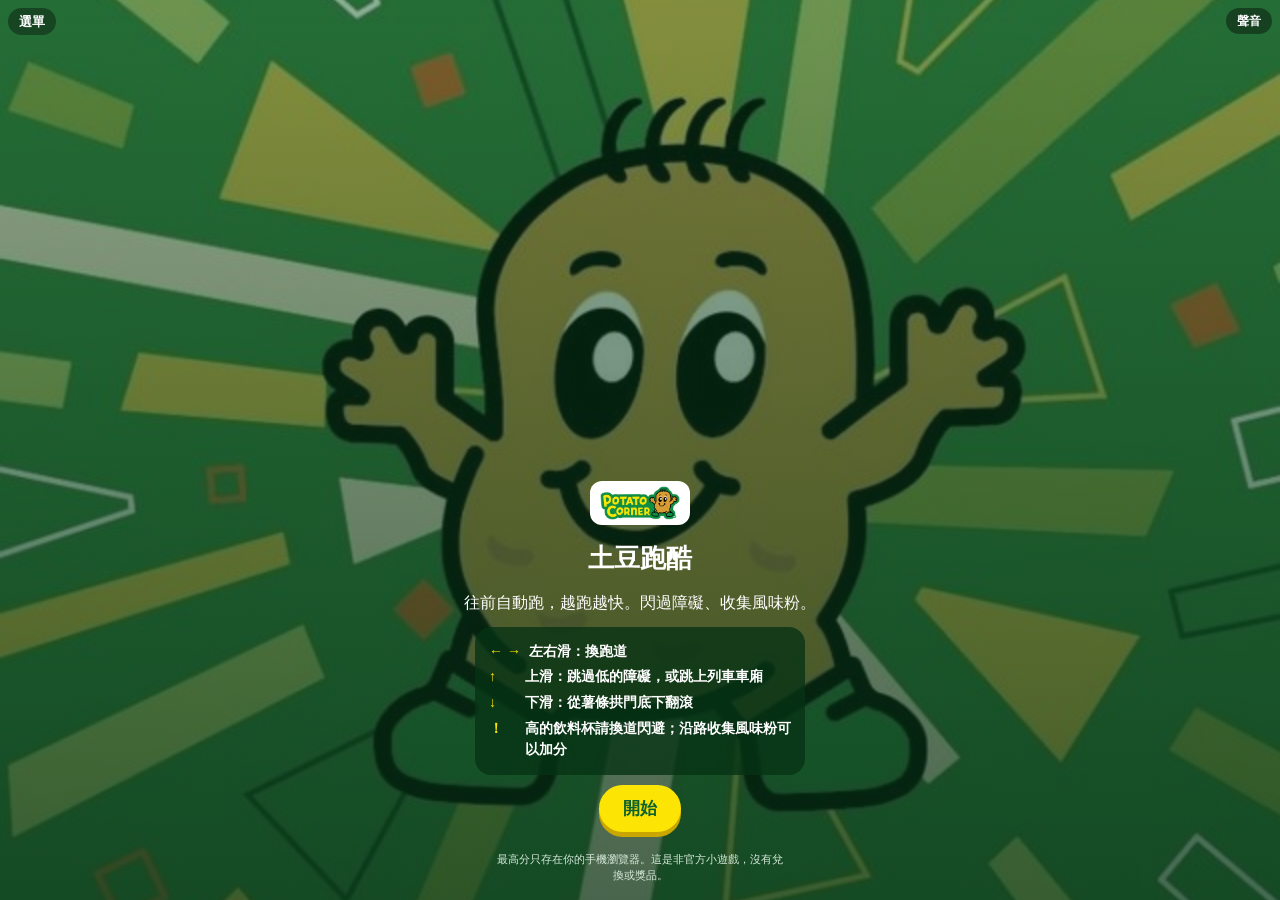
<file: games/run.html>
<!DOCTYPE html>
<html lang="zh-Hant-TW" class="runpage">
<head>
<meta charset="utf-8">
<meta name="viewport" content="width=device-width,initial-scale=1,maximum-scale=1.0,user-scalable=no,viewport-fit=cover">
<meta name="theme-color" content="#148c44">
<meta name="apple-mobile-web-app-capable" content="yes">
<title>土豆跑酷｜薯條小遊戲（非官方）</title>
<meta name="description" content="三線道無盡跑酷。左右滑換道，上滑跳、下滑翻滾，避開障礙、跳上列車車廂，收集金幣。非官方小遊戲。">
<link rel="icon" href="../assets/favicon.svg" type="image/svg+xml">
<link rel="apple-touch-icon" href="../assets/apple-touch-icon.png">
<link rel="stylesheet" href="games.css?v=30">
</head>
<body class="play runpage">
<div class="stagewrap" id="wrap">
<canvas id="stage" aria-label="土豆跑酷遊戲畫面"></canvas>
<a class="runback" href="index.html">選單</a>
<button class="hud-mute" id="muteBtn" type="button" aria-pressed="false" aria-label="音效" title="音效">聲音</button>
<div class="runhud" id="hud" hidden>
<span>分數 <b id="score">0</b></span>
<span>距離 <b id="dist">0</b> 公尺</span>
<span>最高 <b id="best">0</b></span>
</div>
<div class="overlay runstart" id="ov">
<img class="ovlogo" id="ovlogo" src="img/logo.png" alt="Potato Corner">
<p class="ovt" id="ovT">土豆跑酷</p>
<p class="ovs" id="ovS">往前自動跑，越跑越快。閃過障礙、收集風味粉。</p>
<div class="how" id="how">
<div><span>← →</span> 左右滑：換跑道</div>
<div><span>↑</span> 上滑：跳過低的障礙，或跳上列車車廂</div>
<div><span>↓</span> 下滑：從薯條拱門底下翻滾</div>
<div><span>！</span> 高的飲料杯請換道閃避；沿路收集風味粉可以加分</div>
</div>
<button class="btn" id="go" type="button">開始</button>
<p class="fine" id="fine">最高分只存在你的手機瀏覽器。這是非官方小遊戲，沒有兌換或獎品。</p>
</div>
</div>
<script src="games.js?v=4"></script>
<script src="run.js?v=18"></script>
</body>
</html>
</file>
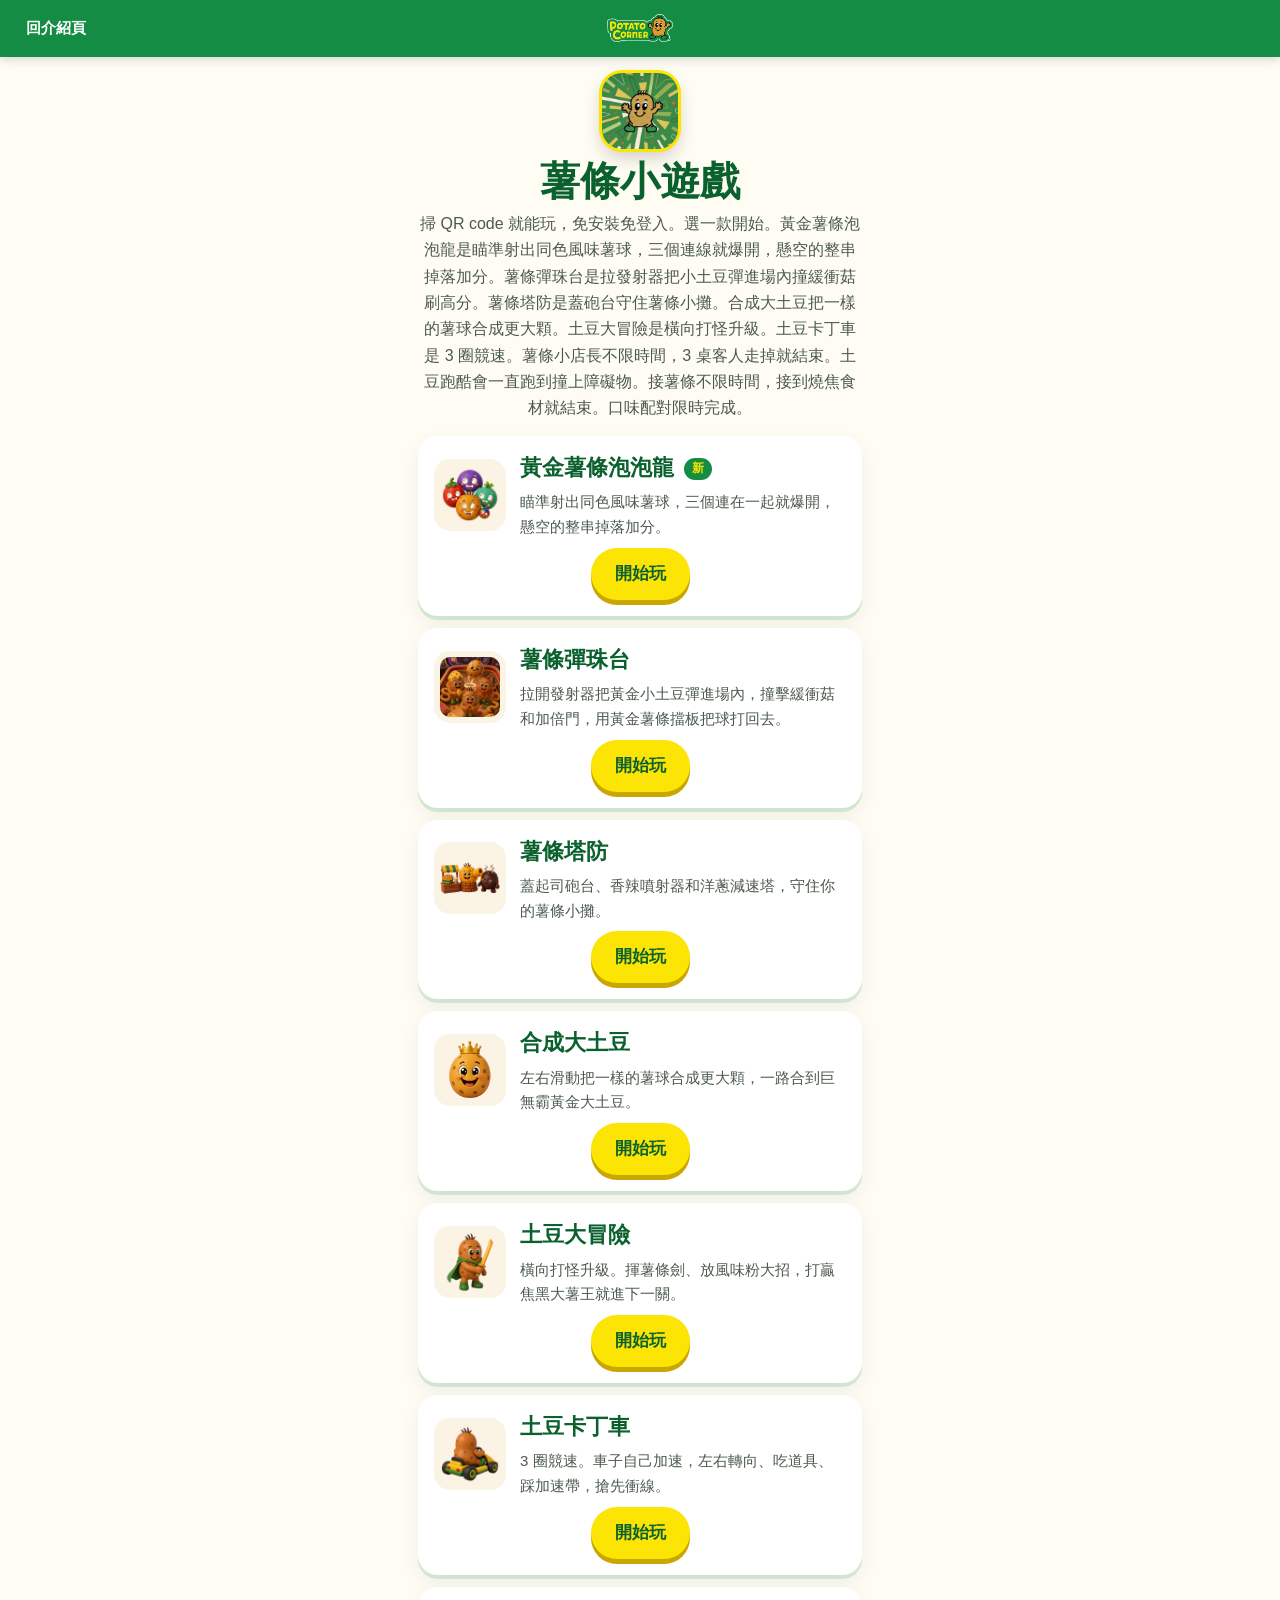
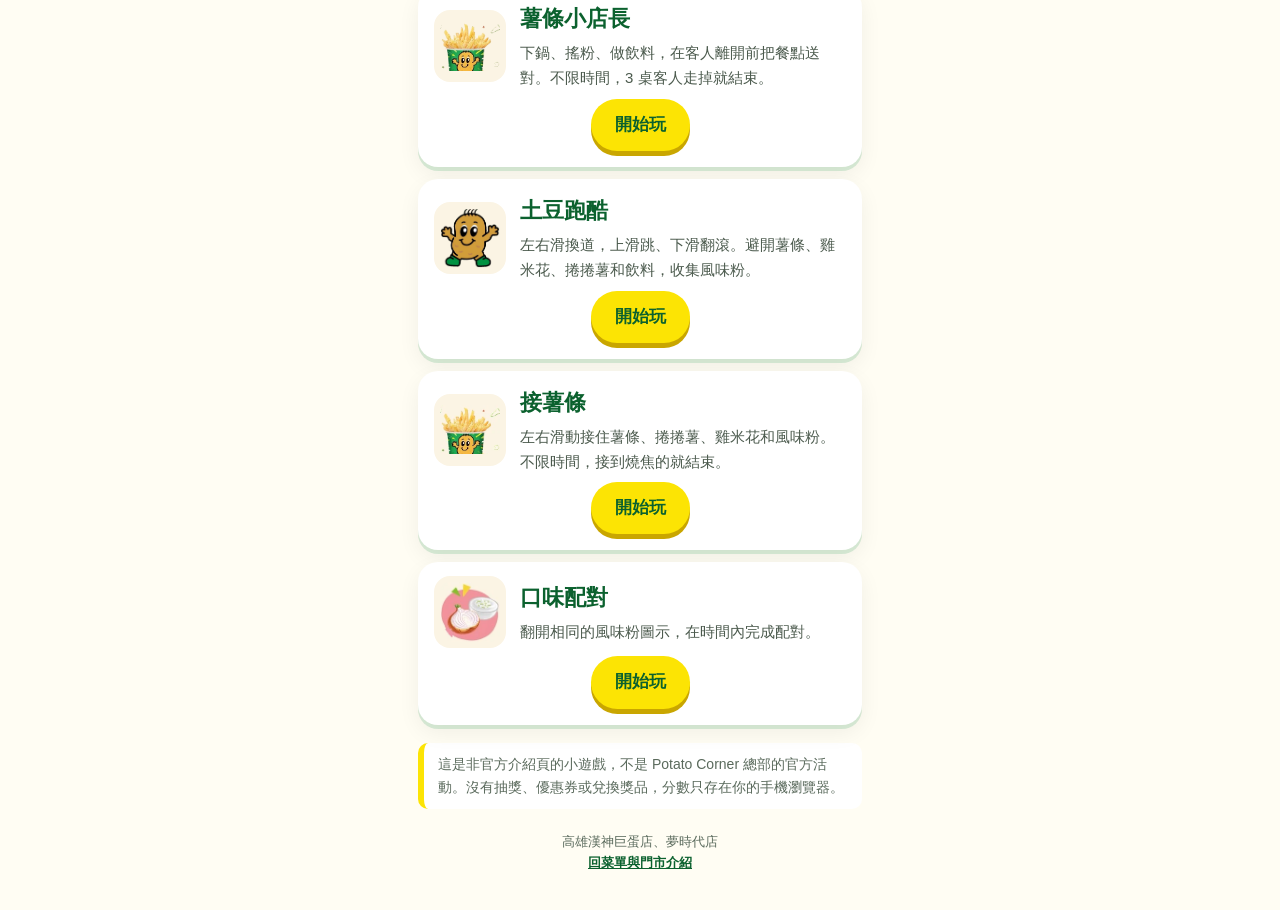
<file: games/shake.html>
<!DOCTYPE html>
<html lang="zh-Hant-TW">
<head>
<meta charset="utf-8">
<meta name="viewport" content="width=device-width,initial-scale=1,maximum-scale=1.0,user-scalable=no,viewport-fit=cover">
<meta http-equiv="refresh" content="0;url=index.html">
<link rel="canonical" href="index.html">
<title>搖搖粉已移除｜薯條小遊戲</title>
<script>location.replace("index.html")</script>
</head>
<body>
<p><a href="index.html">搖搖粉已移除，回到遊戲選單</a></p>
</body>
</html>
</file>
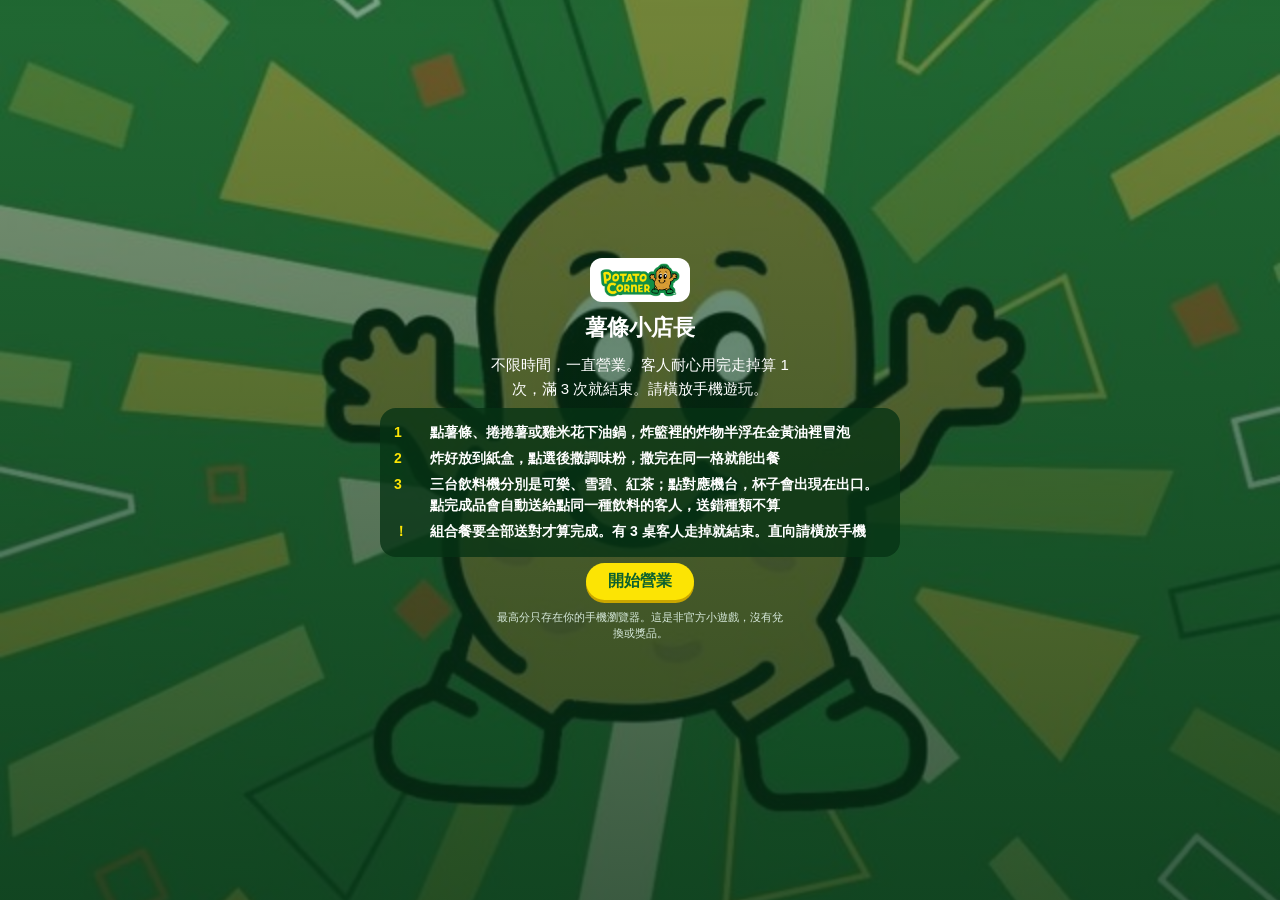
<file: games/shop.html>
<!DOCTYPE html>
<html lang="zh-Hant-TW" class="shoppage">
<head>
<meta charset="utf-8">
<meta name="viewport" content="width=device-width,initial-scale=1,maximum-scale=1.0,user-scalable=no,viewport-fit=cover">
<meta name="theme-color" content="#148c44">
<meta name="apple-mobile-web-app-capable" content="yes">
<title>薯條小店長｜薯條小遊戲（非官方）</title>
<meta name="description" content="經營一間 Potato Corner 小店：下鍋、調味、做飲料，在客人離開前把餐點送對。請橫放手機遊玩。非官方小遊戲。">
<link rel="icon" href="../assets/favicon.svg" type="image/svg+xml">
<link rel="apple-touch-icon" href="../assets/apple-touch-icon.png">
<link rel="stylesheet" href="games.css?v=30">
</head>
<body class="play shoppage">
<div class="stagewrap" id="wrap">
<div class="shop-stage" id="stage" aria-label="薯條小店長遊戲畫面">
  <div class="shop-tophud" id="hud">
    <div class="hud-left">
      <a class="shopback" href="index.html">選單</a>
      <div class="hud-coin">金幣 <b id="money">$0</b></div>
    </div>
    <div class="hud-right">
      <div class="hud-lives" aria-label="走掉 0/3">
        <span class="lives-lab">走掉 <b id="lost">0</b>/3</span>
        <span class="hearts" id="hearts"><i class="heart" aria-hidden="true"></i><i class="heart" aria-hidden="true"></i><i class="heart" aria-hidden="true"></i></span>
      </div>
      <button class="hud-pause" id="pauseBtn" type="button" hidden>暫停</button>
    </div>
  </div>
  <button class="hud-mute" id="muteBtn" type="button" aria-pressed="false" aria-label="音效" title="音效">聲音</button>
  <div class="plaza" aria-hidden="true"></div>
  <div class="custs" id="custs"></div>
  <div class="counter" id="counter">
    <div class="counter-deck">
      <div class="col col-3" id="drinks"></div>
      <div class="col col-3" id="raws"></div>
      <div class="col col-jars" id="flavs"></div>
      <div class="col col-trays" id="trays"></div>
      <div class="col col-3 col-fryers" id="fryers"></div>
      <button class="trash-eq" id="trashBtn" type="button" title="丟掉">
        <img class="art" src="img/shop/trash.webp" alt="" draggable="false">
      </button>
    </div>
  </div>
</div>
<div class="overlay shopstart" id="ov">
<img class="ovlogo" id="ovlogo" src="img/logo.png" alt="Potato Corner">
<p class="ovt" id="ovT">薯條小店長</p>
<p class="ovs" id="ovS">不限時間，一直營業。客人耐心用完走掉算 1 次，滿 3 次就結束。請橫放手機遊玩。</p>
<div class="how" id="how">
<div><span>1</span> 點薯條、捲捲薯或雞米花下油鍋，炸籃裡的炸物半浮在金黃油裡冒泡</div>
<div><span>2</span> 炸好放到紙盒，點選後撒調味粉，撒完在同一格就能出餐</div>
<div><span>3</span> 三台飲料機分別是可樂、雪碧、紅茶；點對應機台，杯子會出現在出口。點完成品會自動送給點同一種飲料的客人，送錯種類不算</div>
<div><span>！</span> 組合餐要全部送對才算完成。有 3 桌客人走掉就結束。直向請橫放手機</div>
</div>
<button class="btn" id="go" type="button">開始營業</button>
<p class="fine" id="fine">最高分只存在你的手機瀏覽器。這是非官方小遊戲，沒有兌換或獎品。</p>
</div>
</div>
<script src="games.js?v=4"></script>
<script src="shop.js?v=17"></script>
</body>
</html>
</file>
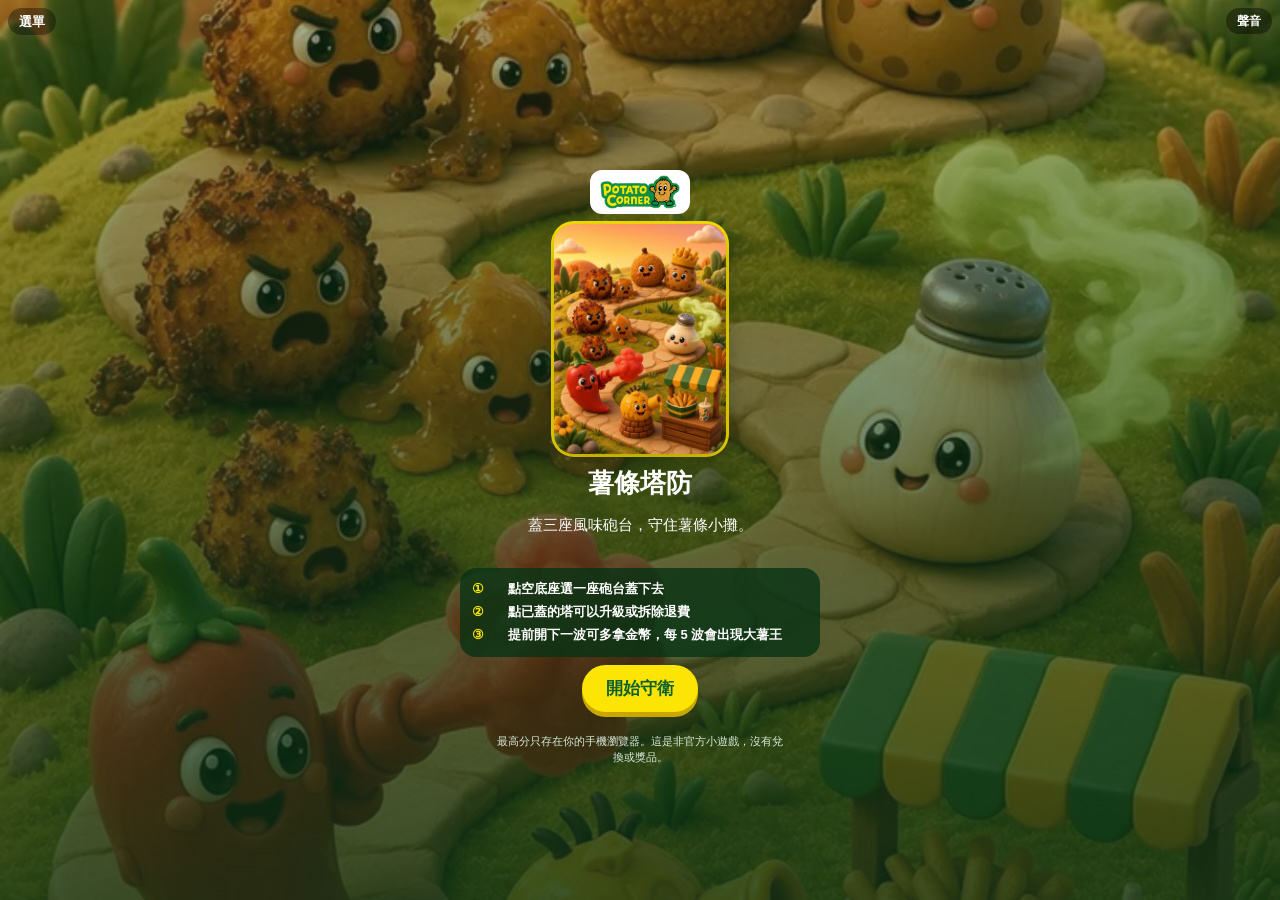
<file: games/td.html>
<!DOCTYPE html>
<html lang="zh-Hant-TW" class="tdpage">
<head>
<meta charset="utf-8">
<meta name="viewport" content="width=device-width,initial-scale=1,maximum-scale=1.0,user-scalable=no,viewport-fit=cover">
<meta name="theme-color" content="#148c44">
<meta name="apple-mobile-web-app-capable" content="yes">
<title>薯條塔防｜薯條小遊戲（非官方）</title>
<meta name="description" content="蓋起司砲台、香辣噴射器和洋蔥減速塔，守住你的薯條小攤。單手就能玩。非官方小遊戲。">
<link rel="icon" href="../assets/favicon.svg" type="image/svg+xml">
<link rel="apple-touch-icon" href="../assets/apple-touch-icon.png">
<link rel="stylesheet" href="games.css?v=32">
</head>
<body class="play tdpage">
<div class="stagewrap" id="wrap">
<canvas id="stage" aria-label="薯條塔防遊戲畫面"></canvas>
<a class="runback" href="index.html">選單</a>
<button class="hud-mute" id="muteBtn" type="button" aria-pressed="false" aria-label="音效" title="音效">聲音</button>
<button class="td-spd tdbtn" id="spdBtn" type="button" hidden aria-pressed="false">1x</button>
<div class="runhud tdhud" id="hud" hidden>
<span>第 <b id="waveN">1</b> 波</span>
<span>金幣 <b id="gold">300</b></span>
<span>愛心 <b id="lives">10</b></span>
</div>
<button class="td-next tdbtn" id="nextBtn" type="button" hidden>下一波</button>
<div class="tdpan" id="buildPan" hidden></div>
<div class="tdpan tdpan-tow" id="towPan" hidden></div>
<div class="overlay tdstart" id="ov">
<img class="ovlogo" id="ovlogo" src="img/logo.png" alt="Potato Corner">
<img class="ovcover" id="ovcover" src="img/td/cover.webp" alt="薯條塔防">
<p class="ovt" id="ovT">薯條塔防</p>
<p class="ovs" id="ovS">蓋三座風味砲台，守住薯條小攤。</p>
<p class="td-best" id="bestLine"></p>
<div class="how" id="how">
<div><span>①</span> 點空底座選一座砲台蓋下去</div>
<div><span>②</span> 點已蓋的塔可以升級或拆除退費</div>
<div><span>③</span> 提前開下一波可多拿金幣，每 5 波會出現大薯王</div>
</div>
<div class="endbtns" id="endbtns">
<button class="btn" id="go" type="button">開始守衛</button>
<a class="btn quiet" id="toLobby" href="index.html" hidden>回大廳</a>
</div>
<div id="recSlot"></div>
<p class="fine" id="fine">最高分只存在你的手機瀏覽器。這是非官方小遊戲，沒有兌換或獎品。</p>
</div>
</div>
<script src="games.js?v=6"></script>
<script src="td.js?v=5"></script>
</body>
</html>
</file>
<file: assets/style.css>
:root{--g:#148c44;--gd:#0b612e;--y:#fce404;--yl:#fff6bf;--ink:#1d2b1f;--bg:#fffdf3;--card:#fff;--r:20px}
*{box-sizing:border-box}
html{scroll-behavior:smooth;scroll-padding-top:64px}
body{margin:0;font-family:-apple-system,BlinkMacSystemFont,"PingFang TC","Noto Sans TC","Microsoft JhengHei",sans-serif;color:var(--ink);background:var(--bg);line-height:1.7;-webkit-text-size-adjust:100%}
a{color:var(--gd)}
.wrap{max-width:980px;margin:0 auto;padding:0 18px}
nav.top{position:sticky;top:0;z-index:50;background:var(--g);box-shadow:0 2px 10px rgba(0,0,0,.18)}
nav.top .wrap{display:flex;gap:6px;overflow-x:auto;padding:8px 14px;scrollbar-width:none}
nav.top .wrap::-webkit-scrollbar{display:none}
nav.top a{flex:none;color:#fff;text-decoration:none;font-weight:700;font-size:15px;padding:6px 13px;border-radius:99px;transition:background .2s,color .2s}
nav.top a:hover,nav.top a:active{background:var(--y);color:var(--gd)}
nav.top .brand{background:var(--y);color:var(--gd)}
.hero{position:relative;overflow:hidden;background:radial-gradient(circle at 80% 10%,#ffe85c 0,transparent 45%),linear-gradient(160deg,var(--g),var(--gd));color:#fff;padding:44px 0 70px;text-align:center}
.hero h1{margin:8px 0 6px;font-size:clamp(34px,9vw,60px);line-height:1.15;letter-spacing:1px;text-shadow:0 3px 0 rgba(0,0,0,.18)}
.hero h1 span{color:var(--y)}
.hero p{margin:0 auto;max-width:520px;font-size:18px}
.hero .cta{display:inline-flex;gap:10px;margin-top:22px;flex-wrap:wrap;justify-content:center}
.btn{display:inline-block;background:var(--y);color:var(--gd);font-weight:800;text-decoration:none;padding:12px 24px;border-radius:99px;border:0;font-size:17px;box-shadow:0 5px 0 #c9a600;cursor:pointer;transition:transform .15s,box-shadow .15s;font-family:inherit}
.btn:hover{transform:translateY(-2px)}
.btn:active{transform:translateY(4px);box-shadow:0 1px 0 #c9a600}
.btn.ghost{background:transparent;color:#fff;box-shadow:inset 0 0 0 2px #fff}
.btn.ghost:active{box-shadow:inset 0 0 0 2px #fff}
.mwrap{width:170px;margin:0 auto;animation:bob 2.4s ease-in-out infinite}
.mascot{width:150px;height:auto;display:block;margin:0 auto}
.mimg{width:170px;height:auto;border-radius:34px;box-shadow:0 0 0 4px var(--y),0 12px 24px rgba(0,0,0,.28)}
.hero .wrap{position:relative;z-index:2}
.fl{z-index:1;position:absolute;font-size:34px;opacity:.55;animation:drift 7s ease-in-out infinite;pointer-events:none;user-select:none}
.fl:nth-child(1){left:6%;top:14%}.fl:nth-child(2){left:86%;top:20%;animation-delay:-2s;font-size:28px}.fl:nth-child(3){left:14%;top:62%;animation-delay:-4s;font-size:26px}.fl:nth-child(4){left:80%;top:64%;animation-delay:-1s}.fl:nth-child(5){left:48%;top:4%;animation-delay:-3s;font-size:22px}
.wave{position:absolute;left:0;bottom:-1px;width:100%;height:46px;display:block}
@keyframes bob{0%,100%{transform:translateY(0) rotate(-3deg)}50%{transform:translateY(-12px) rotate(3deg)}}
@keyframes drift{0%,100%{transform:translateY(0) rotate(-12deg)}50%{transform:translateY(-22px) rotate(14deg)}}
.blink{animation:blink 4s infinite;transform-origin:center;transform-box:fill-box}
@keyframes blink{0%,92%,100%{transform:scaleY(1)}95%{transform:scaleY(.1)}}
section{padding:46px 0}
h2{font-size:clamp(26px,6vw,36px);margin:0 0 6px;color:var(--gd)}
h2 .em{display:inline-block;animation:wig 3s ease-in-out infinite}
@keyframes wig{0%,100%{transform:rotate(0)}50%{transform:rotate(14deg)}}
.lead{margin:0 0 22px;color:#4b5a4d}
.grid{display:grid;gap:14px;grid-template-columns:repeat(auto-fill,minmax(160px,1fr))}
.card{background:var(--card);border-radius:var(--r);padding:18px;box-shadow:0 4px 0 rgba(11,138,62,.15),0 8px 22px rgba(0,0,0,.06);border:2px solid transparent;transition:transform .2s,border-color .2s,box-shadow .2s;-webkit-tap-highlight-color:transparent}
.card:hover{transform:translateY(-5px) rotate(-.6deg);border-color:var(--y);box-shadow:0 8px 0 rgba(255,212,0,.5),0 12px 26px rgba(0,0,0,.08)}
.card:active{transform:scale(.97)}
.card h3{margin:0 0 4px;font-size:20px}
.card .ico{font-size:34px;display:block;transition:transform .3s}
.card:hover .ico,.card:active .ico{transform:scale(1.25) rotate(-10deg)}
.price{display:inline-block;background:var(--y);color:var(--gd);font-weight:800;border-radius:99px;padding:2px 12px;margin:4px 0}
.sub{font-size:14px;color:#5a6a5c;margin:0}
.tag{display:inline-block;font-size:13px;font-weight:700;border-radius:8px;padding:1px 9px;margin-right:6px}
.tag.end{background:#e9e9e9;color:#555}.tag.new{background:var(--g);color:#fff}.tag.open{background:#fff0b3;color:#7a5b00}
h3.cat{margin:26px 0 10px;font-size:22px;border-left:8px solid var(--y);padding-left:10px}
.flav .card{text-align:center}
.flav .dot{width:54px;height:54px;border-radius:50%;margin:0 auto 8px;display:grid;place-items:center;font-size:28px;transition:transform .3s}
.flav .card:hover .dot,.flav .card:active .dot{transform:rotate(360deg) scale(1.1)}
.band{background:linear-gradient(180deg,var(--yl),#fff);}
.season{background:var(--g);color:#fff}
.season h2{color:var(--y)}
.season .lead{color:#dff5e6}
.season .card{color:var(--ink)}
.timeline{display:grid;gap:14px}
.note{font-size:14px;color:#5a6a5c;background:#fff;border-left:6px solid var(--y);padding:10px 14px;border-radius:10px;margin:16px 0 0}
.season .note{color:#444}
.game{background:#10331c;color:#fff;text-align:center}
.game h2{color:var(--y)}
.game .lead{color:#cfe9d7}
.gamebox{position:relative;max-width:440px;margin:0 auto;border-radius:24px;overflow:hidden;box-shadow:0 0 0 4px var(--y),0 14px 30px rgba(0,0,0,.35);background:linear-gradient(#fff6bf,#ffe36b)}
canvas{display:block;width:100%;touch-action:none;-webkit-user-select:none;user-select:none}
.hud{display:flex;justify-content:space-between;max-width:440px;margin:0 auto 10px;font-weight:800;font-size:18px}
.hud b{color:var(--y)}
.overlay{position:absolute;inset:0;display:flex;flex-direction:column;align-items:center;justify-content:center;gap:10px;background:rgba(6,107,46,.86);padding:20px}
.overlay[hidden]{display:none}
.overlay p{margin:0;font-size:18px}
.overlay .big{font-size:40px;font-weight:900;color:var(--y)}
.legend{display:flex;justify-content:center;gap:14px;flex-wrap:wrap;margin-top:12px;font-size:15px;color:#cfe9d7}
.chips{display:flex;gap:8px;flex-wrap:wrap;margin:0 0 6px}
.chips a{background:#fff;border:2px solid var(--g);border-radius:99px;padding:3px 14px;font-weight:700;text-decoration:none;transition:background .2s,color .2s}
.chips a:hover,.chips a:active{background:var(--g);color:#fff}
.city{margin:30px 0 10px;font-size:23px;color:var(--gd)}
.store h3{margin:0 0 4px;font-size:19px}
.store p{margin:3px 0;font-size:15px}
.store .map{display:inline-block;margin-top:8px;background:var(--g);color:#fff;text-decoration:none;font-weight:700;padding:7px 16px;border-radius:99px;transition:transform .15s}
.store .map:active{transform:scale(.95)}
.store .src{font-size:12.5px;color:#6a7a6c}
footer{background:#06361a;color:#cfe9d7;padding:36px 0 44px;font-size:14px}
footer h4{margin:0 0 6px;color:var(--y);font-size:16px}
footer a{color:#ffe85c}
footer .unoff{font-size:16px;color:#fff;background:rgba(255,255,255,.1);padding:12px 16px;border-radius:14px;margin-bottom:18px}
footer ul{padding-left:18px;margin:6px 0}
.js .rv{opacity:0;transform:translateY(26px);transition:opacity .6s ease,transform .6s ease}
.js .rv.in{opacity:1;transform:none}
@media (prefers-reduced-motion:reduce){
html{scroll-behavior:auto}
*,*::before,*::after{animation:none!important;transition:none!important}
.js .rv{opacity:1;transform:none}
}

.grid.sg{grid-template-columns:repeat(auto-fill,minmax(270px,1fr))}
.card h3{overflow-wrap:anywhere}

.newbar{background:linear-gradient(135deg,#fff0a0,#fce404);position:relative;padding-top:34px}
.newbar h2{color:var(--gd)}
.ribbon{display:inline-block;background:var(--g);color:var(--y);font-weight:900;border-radius:99px;padding:3px 16px;margin-bottom:8px;animation:pulse 1.8s ease-in-out infinite}
@keyframes pulse{0%,100%{transform:scale(1)}50%{transform:scale(1.07)}}
.grid.ng{grid-template-columns:repeat(auto-fill,minmax(260px,1fr))}
.np .npimg{border-radius:14px;overflow:hidden;background:linear-gradient(135deg,#fffbe0,#ffe36b);margin-bottom:10px;min-height:96px;display:grid;place-items:center}
.np .npimg img{display:block;width:100%;height:auto}
.npe{font-size:56px;padding:14px;animation:bob 2.4s ease-in-out infinite}
.step{margin:36px 0 8px;font-size:23px;color:var(--gd)}
.step b{background:var(--g);color:var(--y);border-radius:10px;padding:2px 10px;margin-right:8px;font-size:17px}
.steps{display:flex;gap:8px;flex-wrap:wrap;margin:0 0 4px}
.steps span{background:#fff;border:2px solid var(--g);border-radius:99px;padding:3px 14px;font-weight:700}
.steps b{background:var(--g);color:var(--y);border-radius:50%;display:inline-grid;place-items:center;width:24px;height:24px;margin-right:4px}
.code{display:inline-grid;place-items:center;width:34px;height:34px;border-radius:50%;background:var(--g);color:var(--y);font-weight:900;margin-bottom:6px}
.sub.en{font-size:13px;color:#7a8a7c;letter-spacing:.3px}
h3.cat{display:flex;align-items:center;gap:8px;flex-wrap:wrap}

.oi{display:inline-block}
*:has(> .oi) > .fb{display:none}
.np .npimg:has(> .oi){background:none;min-height:0;display:block}
.has>.oi{display:inline-block}
.has>.fb{display:none}
nav.top .brand.has{background:#fff;padding:3px 12px}
nav.top .brand .oi{height:28px;width:auto}
.menuimg{display:none;margin:0 0 18px;border-radius:var(--r);overflow:hidden;box-shadow:0 8px 22px rgba(0,0,0,.12)}
.menuimg.has{display:block}
.menuimg .oi{display:block;width:100%;height:auto;max-height:340px;object-fit:cover}
.np .npimg.has{background:none;min-height:0;display:block}
.np .npimg.has>.oi{display:block;width:100%;height:auto}
.flogo{display:inline-block;background:#fff;border-radius:14px;padding:8px 16px;margin-bottom:14px;color:var(--gd);font-weight:900;font-size:20px}
.flogo .oi{height:44px;width:auto}
.hero .mwrap .mimg{display:none}
.mwrap.has .mimg{display:block;margin:0 auto}

/* v6 icons from menu board, menu image, recommendation */
.card .ic{display:block;width:72px;height:72px;object-fit:contain;background:#fbf4e4;border-radius:16px;padding:4px;box-sizing:border-box;margin:0 0 8px;transition:transform .3s}
.card:hover .ic,.card:active .ic{transform:scale(1.12) rotate(-6deg)}
.flav .fi{display:block;width:72px;height:72px;object-fit:contain;background:#fbf4e4;border-radius:50%;padding:6px;box-sizing:border-box;margin:0 auto 8px;transition:transform .3s}
.flav .card:hover .fi,.flav .card:active .fi{transform:rotate(360deg) scale(1.1)}
h3.cat{display:flex;align-items:center;gap:10px;flex-wrap:wrap}
h3.cat .ci{height:50px;width:auto;border-radius:12px;background:#fbf4e4;padding:2px;box-sizing:content-box}
.menuimg{display:block;background:#fbf4e4}
.menuimg a{display:block;line-height:0}
.menuimg .oi,.menuimg img{display:block;width:100%;height:auto;max-height:none;object-fit:contain}
.menuimg figcaption{font-size:13px;color:#5a6a5c;text-align:center;padding:6px;background:#fff}
.overlay{overflow-y:auto;justify-content:flex-start;padding:18px 16px}
.overlay>*{flex:none}.overlay>:first-child{margin-top:auto}.overlay>:last-child{margin-bottom:auto}
.overlay #ovS{text-align:center}
.rec{width:100%;max-width:330px;background:#fff;color:var(--ink);border-radius:18px;padding:10px 12px;box-shadow:0 4px 0 rgba(0,0,0,.18);text-align:left}
.rec .recl{display:inline-block;background:var(--g);color:var(--y);font-weight:900;font-size:13px;border-radius:99px;padding:1px 12px}
.rec .recb{display:flex;gap:10px;align-items:center;margin:6px 0}
.rec img{width:68px;height:68px;border-radius:14px;object-fit:cover;background:#fbf4e4;flex:none}
.rec img.sq{object-fit:contain;padding:3px;box-sizing:border-box}
.rec b{display:block;font-size:17px;line-height:1.3}
.rec span.rt{display:block;font-size:14px;color:#4b5a4d;line-height:1.45}
.rec a.go{display:block;text-align:center;background:var(--y);color:var(--gd);font-weight:800;text-decoration:none;border-radius:99px;padding:6px 12px;font-size:15px}
.rec-btns{display:flex;gap:8px}

h3.cat{flex-wrap:nowrap}h3.cat .ci{flex:none}
.card .ic{object-fit:contain}

.flav .fi{border-radius:18px;padding:6px}
.flav .card:hover .fi,.flav .card:active .fi{transform:scale(1.12) rotate(-6deg)}
</file>
<file: games/games.css>
/* Potato Corner fries mini-games — shared shell */
:root{--g:#148c44;--gd:#0b612e;--y:#fce404;--yl:#fff6bf;--ink:#1d2b1f;--bg:#fffdf3;--card:#fff;--r:20px}
*{box-sizing:border-box}
html{scroll-behavior:smooth}
body{margin:0;font-family:-apple-system,BlinkMacSystemFont,"PingFang TC","Noto Sans TC","Microsoft JhengHei",sans-serif;color:var(--ink);background:var(--bg);line-height:1.65;-webkit-text-size-adjust:100%;-webkit-tap-highlight-color:transparent}
/* Keep pinch/double-tap zoom off, but never lock one-finger scrolling on
   document pages (the lobby must pan vertically on iPhone Safari).
   touch-action intersects with ancestors, so html/body cannot be "none". */
html,body{
  touch-action:pan-y;
  -webkit-user-select:none;
  user-select:none;
  -webkit-touch-callout:none;
}
canvas{
  touch-action:none;
  -webkit-user-select:none;
  user-select:none;
  -webkit-touch-callout:none;
}
button{
  touch-action:manipulation;
  -webkit-user-select:none;
  user-select:none;
  -webkit-touch-callout:none;
}
html.menupage,body.menu{
  touch-action:pan-y;
  overflow-x:hidden;
  overflow-y:auto;
  -webkit-overflow-scrolling:touch;
  overscroll-behavior-x:none;
}
body.menu,
body.menu .wrap,
body.menu .glist,
body.menu .topbar,
body.menu a,
body.menu button,
body.menu .gcard,
.overlay,
.overlay a,
.overlay button,
.how{
  touch-action:pan-y;
  -webkit-user-select:none;
  user-select:none;
  -webkit-touch-callout:none;
}
a{color:var(--gd)}
img{max-width:100%;height:auto;display:block}
button,input{font-family:inherit}
.btn{display:inline-block;background:var(--y);color:var(--gd);font-weight:800;text-decoration:none;padding:12px 24px;border-radius:99px;border:0;font-size:17px;box-shadow:0 5px 0 #c9a600;cursor:pointer;transition:transform .15s,box-shadow .15s}
.btn:hover{transform:translateY(-2px)}
.btn:active{transform:translateY(4px);box-shadow:0 1px 0 #c9a600}
.btn.ghost{background:transparent;color:#fff;box-shadow:inset 0 0 0 2px #fff}
.btn.quiet{background:#fff;color:var(--gd);box-shadow:0 3px 0 rgba(11,97,46,.25)}

/* menu */
body.menu{min-height:100vh;min-height:100dvh;padding:0 0 28px;padding-bottom:calc(28px + env(safe-area-inset-bottom))}
.topbar{display:flex;align-items:center;justify-content:space-between;gap:10px;padding:10px 14px;padding-top:calc(10px + env(safe-area-inset-top));background:var(--g);position:sticky;top:0;z-index:20;box-shadow:0 2px 10px rgba(0,0,0,.18)}
.topbar .back,.topbar .home{flex:none;color:#fff;text-decoration:none;font-weight:700;font-size:15px;padding:6px 12px;border-radius:99px}
.topbar .back:active,.topbar .home:active{background:var(--y);color:var(--gd)}
.topbar .brand{flex:1;display:flex;justify-content:center}
.topbar .brand img{height:28px;width:auto;margin:0 auto}
.wrap{max-width:480px;margin:0 auto;padding:0 18px}
.hero-mini{text-align:center;padding:16px 0 0}
.hero-mini h1{margin:8px 0 6px;font-size:clamp(28px,8vw,40px);color:var(--gd);line-height:1.2}
.hero-mini p{margin:0 auto;max-width:36em;color:#4b5a4d}
.mascot-s{width:76px;height:76px;margin:0 auto;border-radius:20px;box-shadow:0 0 0 3px var(--y),0 8px 18px rgba(0,0,0,.2);object-fit:cover;background:#fff}
.glist{display:grid;gap:12px;margin:14px 0}
.gcard{display:block;background:#fff;border-radius:var(--r);padding:12px 14px 14px;text-decoration:none;color:var(--ink);box-shadow:0 4px 0 rgba(11,138,62,.15),0 8px 22px rgba(0,0,0,.06);border:2px solid transparent;transition:transform .15s,border-color .15s}
.gcard:hover,.gcard:active{border-color:var(--y);transform:translateY(-3px)}
.gcard .row{display:flex;gap:14px;align-items:center}
.gcard .ico{flex:none;width:72px;height:72px;object-fit:contain;background:#fbf4e4;border-radius:16px;padding:6px}
.gcard h2{margin:0 0 4px;font-size:22px;color:var(--gd)}
.gcard p{margin:0;font-size:15px;color:#4b5a4d}
.gcard .go{margin-top:8px;text-align:center}
.note{font-size:14px;color:#5a6a5c;background:#fff;border-left:6px solid var(--y);padding:10px 14px;border-radius:10px;margin:18px 0}
.foot{font-size:13px;color:#5a6a5c;text-align:center;margin:22px 0 8px}
.foot a{font-weight:700}

/* play pages */
body.play{background:#10331c;color:#fff;min-height:100vh;min-height:100dvh;display:flex;flex-direction:column;overflow:hidden;padding-bottom:env(safe-area-inset-bottom);touch-action:none;user-select:none;-webkit-user-select:none;-webkit-touch-callout:none}
body.play .topbar{flex:none}
body.play h1{margin:10px 18px 0;font-size:22px;color:var(--y);text-align:center}
body.play .hint{margin:2px 18px 8px;text-align:center;color:#cfe9d7;font-size:14px}
.hud{display:flex;justify-content:space-between;gap:8px;flex:none;max-width:520px;width:100%;margin:0 auto;padding:0 16px 8px;font-weight:800;font-size:16px}
.hud b{color:var(--y)}
body.play{overscroll-behavior:none}
.stagewrap{position:relative;flex:1 1 auto;min-height:280px;margin:0 12px 8px;border-radius:24px;overflow:hidden;box-shadow:0 0 0 4px var(--y),0 14px 30px rgba(0,0,0,.35);background:linear-gradient(#fff6bf,#ffe36b);max-width:520px;width:calc(100% - 24px);align-self:center}
canvas#stage{display:block;width:100%;height:100%;touch-action:none;-webkit-user-select:none;user-select:none}
.overlay{position:absolute;inset:0;z-index:30;display:flex;flex-direction:column;align-items:center;justify-content:center;gap:10px;background:rgba(6,107,46,.88);padding:18px 16px;overflow-y:auto;-webkit-overflow-scrolling:touch}
.overlay[hidden]{display:none!important}
.overlay .ovt{margin:0;font-size:26px;font-weight:800}
.overlay .ovs{margin:0;font-size:16px;text-align:center;max-width:22em}
.overlay .big{font-size:40px;font-weight:900;color:var(--y)}
.fine{flex:none;margin:0 16px 10px;font-size:12px;color:#9fcdb0;text-align:center}
.rec{width:100%;max-width:330px;background:#fff;color:var(--ink);border-radius:18px;padding:10px 12px;box-shadow:0 4px 0 rgba(0,0,0,.18);text-align:left}
.rec .recl{display:inline-block;background:var(--g);color:var(--y);font-weight:900;font-size:13px;border-radius:99px;padding:1px 12px}
.rec .recb{display:flex;gap:10px;align-items:center;margin:6px 0}
.rec img{width:68px;height:68px;border-radius:14px;object-fit:cover;background:#fbf4e4;flex:none}
.rec img.sq{object-fit:contain;padding:3px;box-sizing:border-box}
.rec b{display:block;font-size:17px;line-height:1.3}
.rec span.rt{display:block;font-size:14px;color:#4b5a4d;line-height:1.45}
.rec a.go{display:block;text-align:center;background:var(--y);color:var(--gd);font-weight:800;text-decoration:none;border-radius:99px;padding:6px 12px;font-size:15px}

/* match — page may scroll; keep pinch/double-tap zoom off */
html.matchpage{
  touch-action:pan-y;
  overflow-x:hidden;
  overflow-y:auto;
  height:auto;
  -webkit-overflow-scrolling:touch;
}
body.play.matchpage{
  touch-action:pan-y;
  overflow-x:hidden;
  overflow-y:auto;
  height:auto;
  min-height:100%;
  min-height:100dvh;
  position:static;
  overscroll-behavior-x:none;
  -webkit-overflow-scrolling:touch;
}
body.play.matchpage .stagewrap{flex:1 1 0;min-height:160px}
@media (max-height:500px){
  body.play.matchpage h1{margin-top:4px;font-size:18px}
  body.play.matchpage .hint{margin-bottom:2px}
  body.play.matchpage .hud{padding-bottom:4px}
  body.play.matchpage .stagewrap{min-height:120px}
  body.play.matchpage .fine{margin:4px 16px 6px}
}
body.play.matchpage .mcard,
body.play.matchpage button{touch-action:pan-y}
/* match */
.match-stage{position:absolute;inset:0;display:flex;flex-direction:column;padding:10px;background:linear-gradient(#fff6bf,#ffe36b)}
.board{flex:1;display:grid;grid-template-columns:repeat(3,1fr);grid-template-rows:repeat(4,1fr);gap:8px;min-height:0}
.mcard{position:relative;border:0;padding:0;background:transparent;cursor:pointer;perspective:600px;min-height:0}
.mcard .inner{position:absolute;inset:0;transition:transform .35s ease;transform-style:preserve-3d;border-radius:14px}
.mcard.on .inner,.mcard.ok .inner{transform:rotateY(180deg)}
.mcard .face{position:absolute;inset:0;backface-visibility:hidden;-webkit-backface-visibility:hidden;border-radius:14px;display:flex;flex-direction:column;align-items:center;justify-content:center;box-shadow:0 3px 0 rgba(11,97,46,.2)}
.mcard .front{background:var(--g);border:3px solid var(--y)}
.mcard .front img{width:58%;height:auto;max-height:64%;object-fit:contain;background:var(--y);border-radius:50%;padding:3px;box-sizing:border-box}
.mcard .back{background:#fff;border:3px solid var(--gd);transform:rotateY(180deg);padding:6px}
.mcard .back img{width:70%;height:58%;object-fit:contain}
.mcard .back span{font-size:11px;font-weight:800;color:var(--gd);text-align:center;line-height:1.2;margin-top:2px}
.mcard.ok .back{border-color:var(--g);background:#eaffef}
.mcard:disabled{cursor:default}

@media (prefers-reduced-motion:reduce){
*,*::before,*::after{animation:none!important;transition:none!important}
.mcard .inner{transition:none}
}

/* run menu badge */
.gcard h2 .new{display:inline-block;background:var(--g);color:var(--y);font-size:12px;font-weight:900;border-radius:99px;padding:1px 8px;vertical-align:middle;margin-left:4px;line-height:1.6}

/* run fullscreen shell */
html.runpage{height:100%;height:100dvh;width:100%;width:100dvw;overflow:hidden;overscroll-behavior:none;touch-action:none}
body.play.runpage{position:fixed;inset:0;width:100vw;width:100dvw;height:100%;height:100dvh;margin:0;padding:0;overflow:hidden;overscroll-behavior:none;touch-action:none;background:#1a3d52}
body.play.runpage .stagewrap{position:absolute;inset:0;width:100vw;width:100dvw;height:100%;height:100dvh;max-width:none;margin:0;border-radius:0;box-shadow:none;align-self:auto;background:#1a3d52;overflow:hidden}
body.play.runpage,body.play.runpage .stagewrap,body.play.runpage canvas#stage{touch-action:none;overscroll-behavior:none}
body.play.runpage canvas#stage{position:absolute;inset:0;width:100%!important;height:100%!important;display:block;margin:0;border:0;border-radius:0}
body.play.runpage .runback{position:absolute;z-index:40;top:calc(8px + env(safe-area-inset-top,0px));left:calc(8px + env(safe-area-inset-left,0px));color:#fff;text-decoration:none;font-weight:700;font-size:13px;line-height:1;padding:7px 11px;border-radius:99px;background:rgba(0,0,0,.36)}
body.play.runpage .runhud{position:absolute;z-index:35;top:calc(10px + env(safe-area-inset-top,0px));left:0;right:0;display:flex;justify-content:center;flex-wrap:wrap;gap:10px 14px;padding:0 72px 0 72px;box-sizing:border-box;font-size:12px;font-weight:700;color:rgba(255,255,255,.86);text-shadow:0 1px 3px rgba(0,0,0,.6);pointer-events:none}
body.play.runpage .runhud b{color:#fce404;font-weight:800}
body.play.runpage .runhud[hidden]{display:none!important}
body.play.runpage .overlay{padding:18px 16px;padding-top:calc(52px + env(safe-area-inset-top,0px));padding-bottom:calc(16px + env(safe-area-inset-bottom,0px))}
.overlay.runstart{background:linear-gradient(180deg,rgba(6,70,28,.42),rgba(6,50,22,.72)),url("img/start-bg.jpg") center/cover no-repeat;justify-content:flex-end}
.overlay .ovlogo{height:44px;width:auto;background:#fff;border-radius:12px;padding:5px 10px;margin-bottom:2px}
.how{width:100%;max-width:330px;background:rgba(6,50,20,.78);border-radius:16px;padding:10px 14px;text-align:left;font-weight:700;font-size:14px;line-height:1.55}
.how div{display:flex;gap:8px;align-items:flex-start;margin:4px 0}
.how span{flex:none;min-width:28px;color:var(--y)}
body.play.runpage .overlay .fine{flex:none;margin:10px 8px 0;font-size:11px;line-height:1.45;color:#d7eadc;text-align:center;max-width:26em}

/* shop manager v9 — endless, cola/sprite/tea, larger order bubbles */
html.shoppage{height:100%;height:100dvh;overflow:hidden;overscroll-behavior:none;touch-action:none}
body.play.shoppage{position:fixed;inset:0;width:100vw;height:100%;height:100dvh;margin:0;padding:0;overflow:hidden;overscroll-behavior:none;touch-action:none;background:#14633a;-webkit-user-select:none;user-select:none;-webkit-touch-callout:none}
body.play.shoppage .stagewrap{position:absolute;inset:0;width:100%;height:100%;max-width:none;margin:0;border-radius:0;box-shadow:none;align-self:auto;background:#14633a;overflow:hidden}
.shop-stage{position:absolute;inset:0;overflow:hidden;color:var(--ink);background:#1a7a42}

/* top HUD: coins left, lives right — keep the center clear for order bubbles */
.shop-tophud{position:absolute;left:0;right:0;top:0;z-index:30;height:34px;display:flex;align-items:center;justify-content:space-between;padding:3px 8px;padding-top:calc(3px + env(safe-area-inset-top,0px));padding-right:78px;pointer-events:none;box-sizing:content-box}
.shop-tophud > *{pointer-events:auto}
.shop-tophud[hidden]{display:flex!important;visibility:hidden;pointer-events:none}
body.play.shoppage.playing .shop-tophud[hidden]{display:flex!important;visibility:visible;pointer-events:none}
body.play.shoppage.playing .shop-tophud[hidden] > *{pointer-events:auto}
.hud-left,.hud-right{display:flex;align-items:center;gap:8px;pointer-events:auto;z-index:2}
.shopback{color:#fff;text-decoration:none;font-weight:700;font-size:12px;padding:5px 10px;border-radius:99px;background:rgba(0,0,0,.38);z-index:2}
.hud-pause{appearance:none;border:0;background:rgba(0,0,0,.4);color:#fff;font-weight:800;font-size:12px;border-radius:99px;padding:5px 10px;cursor:pointer;font-family:inherit;z-index:2;margin-right:0}
.shop-stage .hud-mute{position:absolute;top:4px;right:8px;top:calc(3px + env(safe-area-inset-top,0px));z-index:34;appearance:none;border:0;background:rgba(0,0,0,.4);color:#fff;font-weight:800;font-size:12px;line-height:1;border-radius:99px;padding:5px 10px;cursor:pointer;font-family:inherit;pointer-events:auto}
.shop-stage .hud-mute[aria-pressed="true"]{background:rgba(80,20,20,.7);color:#fce404}
.hud-pause[hidden]{display:none}
body.play.shoppage.playing .hud-pause{display:block}
.hud-coin,.hud-lives{display:flex;align-items:center;gap:6px;background:rgba(8,50,22,.72);border-radius:99px;padding:4px 10px;box-shadow:0 2px 0 rgba(0,0,0,.25);color:#fff;font-size:11px;font-weight:800;white-space:nowrap;pointer-events:none}
.hud-coin b,.hud-lives b,.hud-center b{color:#fce404;font-weight:900}
.hud-center{display:none}
.lives-lab{font-size:11px}
.hearts{display:inline-flex;align-items:center;gap:3px}
.heart{position:relative;width:14px;height:14px;display:inline-block;flex:none}
.heart:before,.heart:after{content:"";position:absolute;top:1px;width:8px;height:12px;background:#ff4d62;border-radius:8px 8px 0 0}
.heart:before{left:7px;transform:rotate(-45deg);transform-origin:0 100%}
.heart:after{left:7px;transform:rotate(45deg);transform-origin:100% 100%}
.heart.off:before,.heart.off:after{background:rgba(255,255,255,.32)}
.hud-coin{display:flex;align-items:center;gap:6px}
.goalbar{display:inline-block;width:72px;height:8px;background:rgba(255,255,255,.25);border-radius:99px;overflow:hidden;vertical-align:middle}
.goalbar i,.goalbar #goalFill{display:block;height:100%;width:0;background:linear-gradient(90deg,#fce404,#fff6bf);border-radius:99px;transition:width .2s}
.goallab{font-size:10px;opacity:.95}

/* upper ~40%: street / mall, customers in a row behind the counter */
.shop-stage .plaza{position:absolute;left:0;right:0;top:0;height:56%;background:url("img/shop/plaza-wide.webp") center 30%/cover no-repeat;pointer-events:none;z-index:0}
.shop-stage .custs{position:absolute;left:0;right:0;top:calc(52px + env(safe-area-inset-top,0px));bottom:46%;height:auto;z-index:4;padding:0 6px;box-sizing:border-box;pointer-events:none}
.shop-stage .cust{position:absolute;left:50%;bottom:2%;width:18.2%;max-width:none;max-height:100%;display:flex;flex-direction:column;align-items:center;justify-content:flex-end;gap:3px;pointer-events:auto;cursor:pointer;border:0;background:transparent;padding:0;color:inherit;font:inherit;z-index:2;transition:left .7s ease,transform .7s ease,opacity .35s;transform:translateX(-50%);-webkit-tap-highlight-color:transparent;box-sizing:border-box;overflow:visible}
.shop-stage .cust.entering{left:94%!important;transform:translateX(-50%) scale(.7);opacity:.8;z-index:1}
.shop-stage .cust.leaving{opacity:0;transform:translateX(-50%) translateY(10px) scale(.9)}
.shop-stage .cust.happy-leave{opacity:0;transform:translateX(-50%) translateY(-16px) scale(.9)}
.shop-stage .cust .bubble{background:#fff;border-radius:14px;padding:4px 5px 5px;width:auto;min-width:0;max-width:100%;max-height:none;overflow:visible;box-shadow:0 3px 0 rgba(0,0,0,.16),0 5px 10px rgba(0,0,0,.14);display:flex;flex-wrap:nowrap;gap:4px;justify-content:center;align-items:center;position:relative;box-sizing:border-box;z-index:3}
.shop-stage .cust .bubble:after{content:"";position:absolute;left:50%;bottom:-7px;margin-left:-6px;border:7px solid transparent;border-top-color:#fff;border-bottom-width:0}
.shop-stage .cust .need{position:relative;display:inline-flex;flex-direction:row;align-items:center;justify-content:center;background:#fbf4e4;border-radius:10px;padding:3px;gap:2px;flex:none}
.shop-stage .cust .need img{width:44px;height:44px;object-fit:contain;display:block;max-width:none}
.shop-stage .cust .need.drink-need img{width:48px;height:48px}
.shop-stage .cust .need.drink-cola{background:#f3e0d0}
.shop-stage .cust .need.drink-sprite{background:#d9f5d4}
.shop-stage .cust .need.drink-tea{background:#f8e3b8}
.shop-stage .cust .need img.flav{position:static;width:26px;height:26px;margin:0;background:#fff;border-radius:8px;padding:1px;box-shadow:0 0 0 2px rgba(0,0,0,.18),0 1px 0 rgba(0,0,0,.12);flex:none}
.shop-stage .cust .need.flav-onion img.flav{box-shadow:0 0 0 2px #cfc4a0,0 1px 0 rgba(0,0,0,.12)}
.shop-stage .cust .need.flav-bbq img.flav{box-shadow:0 0 0 2px #6b3a18,0 1px 0 rgba(0,0,0,.12)}
.shop-stage .cust .need.flav-cheese img.flav{box-shadow:0 0 0 2px #ee8416,0 1px 0 rgba(0,0,0,.12)}
.shop-stage .cust .need.flav-chili img.flav{box-shadow:0 0 0 2px #c45a28,0 1px 0 rgba(0,0,0,.12)}
.shop-stage .cust .need.done{opacity:.32;filter:grayscale(.7)}
.shop-stage .cust .need .dlab{display:none!important}
.shop-stage .cust .pbar{width:76%;height:8px;background:rgba(255,255,255,.55);border-radius:99px;overflow:hidden;box-shadow:0 1px 0 rgba(0,0,0,.2);flex:none}
.shop-stage .cust .pbar i{display:block;height:100%;border-radius:99px}
.shop-stage .cust .body{width:50px;height:64px;object-fit:contain;object-position:bottom center;filter:drop-shadow(0 2px 2px rgba(0,0,0,.35));pointer-events:none;display:block;max-width:none}
.shop-stage .cust .fly-coin{position:absolute;width:22px;height:22px;left:50%;margin-left:-11px;top:20%;pointer-events:none;animation:coinfly .8s ease-out forwards;z-index:5;max-width:none}
@keyframes coinfly{0%{opacity:1;transform:translateY(0) scale(.8)}100%{opacity:0;transform:translateY(-48px) scale(1.15)}}

/* lower ~60%: wood body + stainless worktop, 6 perspective columns */
.shop-stage .counter{position:absolute;left:0;right:0;bottom:0;height:48%;z-index:5;background:url("img/shop/wood.webp") center/cover no-repeat,#8b5a2b;box-shadow:0 -8px 16px rgba(0,0,0,.28);padding:0;display:flex;flex-direction:column;overflow:visible}
.shop-stage .counter:after{content:"";flex:none;height:14px;background:linear-gradient(#6a3e1c,#4a2a12);box-shadow:0 -2px 0 rgba(255,255,255,.12),0 3px 6px rgba(0,0,0,.35)}
.shop-stage .counter-deck{flex:1;min-height:0;min-width:0;position:relative;display:grid;grid-template-columns:1.05fr 1.2fr 1.05fr 2.24fr 1.2fr;gap:6px;padding:8px 12px 6px;margin:8px 16px 0;background:url("img/shop/steel-counter.webp") center/cover no-repeat,#8a939a;box-shadow:inset 0 0 0 3px #b7c0c6,inset 0 0 0 7px #6e777e,0 8px 14px rgba(0,0,0,.28);border-radius:8px 8px 0 0;overflow:visible}

.shop-stage .col{min-width:0;min-height:0;height:100%;display:flex;flex-direction:column;align-items:center;justify-content:flex-start;gap:4px;transform-origin:50% 100%}
.shop-stage .col-3{justify-content:stretch;gap:3px}
.shop-stage .col-3 > .cell{flex:1 1 0;width:100%;height:auto;margin:0}

.shop-stage .col-jars{display:grid;grid-template-columns:1fr 1fr;grid-template-rows:1fr 1fr;gap:3px;align-content:stretch;padding-top:0}
.shop-stage .col-jars > .cell{width:100%;height:100%;min-height:0;transform:none}
.shop-stage .col-fryers{background:linear-gradient(180deg,rgba(70,78,86,.35),rgba(30,36,42,.2));border-radius:6px;padding:3px}

.shop-stage .cell,
.shop-stage .fryer,
.shop-stage .slot,
.shop-stage .st,
.shop-stage .drink-eq{
  position:relative;min-width:0;min-height:0;
  display:flex;flex-direction:column;align-items:center;justify-content:center;
  padding:0;margin:0;border:0;cursor:pointer;font:inherit;color:#fff;
  background:linear-gradient(180deg,rgba(30,36,42,.2),rgba(12,16,20,.4));
  box-shadow:inset 0 2px 5px rgba(0,0,0,.5),inset 0 -1px 0 rgba(255,255,255,.18),0 1px 0 rgba(255,255,255,.12);
  border-radius:6px;
  -webkit-tap-highlight-color:transparent;
  overflow:hidden;
}
.shop-stage .cell:active,.shop-stage .fryer:active,.shop-stage .slot:active,.shop-stage .st:active,.shop-stage .drink-eq:active{filter:brightness(1.06)}

.shop-stage .fryer .art,
.shop-stage .slot .dish,
.shop-stage .drink-eq .art,
.shop-stage .bins .st img,
.shop-stage .st img,
.shop-stage .jars .st img,
.shop-stage .col img.art,
.shop-stage .col img.dish,
.shop-stage .raw img,
.shop-stage .flav img{
  display:block;pointer-events:none;user-select:none;
  max-width:none;max-height:none;
  width:100%;height:100%;
  object-fit:contain;
  filter:drop-shadow(0 2px 3px rgba(0,0,0,.35));
}
.shop-stage .fryer .art{object-fit:cover;width:112%;height:112%}
.shop-stage .slot .dish{object-fit:contain;width:90%;height:90%;z-index:1}
.shop-stage .drink-eq .art{object-fit:cover;width:104%;height:104%;object-position:center 58%}
.shop-stage .raw img{width:104%;height:104%;object-fit:cover;object-position:center 42%;position:relative;z-index:1}
.shop-stage .flav img{width:108%;height:108%;object-fit:contain;object-position:center center;position:relative;z-index:1;margin-bottom:0}
.shop-stage .flav .flav-lab{display:none!important}
.shop-stage .st span{display:none!important}
.shop-stage .col-trays{display:grid;grid-template-columns:1fr 1fr;grid-template-rows:repeat(3,1fr);gap:3px;align-content:stretch;padding:3px;min-width:0;min-height:0;height:100%;background:linear-gradient(180deg,rgba(90,70,30,.24),rgba(16,40,28,.16));border-radius:6px;overflow:visible}
.shop-stage .col-trays > .cell{width:100%;height:100%;min-height:0;transform:none}
.shop-stage #flavs.need-flav .flav{box-shadow:inset 0 0 0 2px rgba(252,228,4,.85),0 0 8px rgba(252,228,4,.35);animation:jarhint 1.1s ease-in-out infinite}
@keyframes jarhint{0%,100%{filter:brightness(1)}50%{filter:brightness(1.12)}}
.shop-stage .slot.tray.unseasoned{box-shadow:inset 0 0 0 2px rgba(252,228,4,.5),inset 0 2px 5px rgba(0,0,0,.45)}
.shop-stage .slot.tray.ready-serve{box-shadow:inset 0 0 0 3px #148c44,inset 0 2px 5px rgba(0,0,0,.35),0 0 8px rgba(20,140,68,.4)}
.shop-stage .slot.tray.wait-flav{box-shadow:inset 0 0 0 3px #fce404,0 0 12px rgba(252,228,4,.7);overflow:visible;z-index:4;animation:waitpulse 1s ease-in-out infinite}
@keyframes waitpulse{0%,100%{box-shadow:inset 0 0 0 3px #fce404,0 0 8px rgba(252,228,4,.45)}50%{box-shadow:inset 0 0 0 3px #fff3a8,0 0 16px rgba(252,228,4,.9)}}
.shop-stage .flav-arrow{position:absolute;left:3px;top:50%;width:0;height:0;margin:0;border:7px solid transparent;border-right-color:#fce404;border-left-width:0;transform:translateY(-50%);z-index:7;filter:drop-shadow(0 1px 2px rgba(0,0,0,.65));animation:arrownudge .7s ease-in-out infinite;pointer-events:none}
@keyframes arrownudge{0%,100%{transform:translate(0,-50%)}50%{transform:translate(-4px,-50%)}}
.shop-stage .drink-eq.kind-cola{box-shadow:inset 0 0 0 3px #6a2410,inset 0 2px 5px rgba(0,0,0,.45)}
.shop-stage .drink-eq.kind-sprite{box-shadow:inset 0 0 0 3px #1f8a38,inset 0 2px 5px rgba(0,0,0,.45)}
.shop-stage .drink-eq.kind-tea{box-shadow:inset 0 0 0 3px #d49220,inset 0 2px 5px rgba(0,0,0,.45)}
.shop-stage .drink-eq .mlab,.shop-stage .drink-eq .plab{display:none!important}
.shop-stage .drink-eq .cup-badge{display:none!important}
.shop-stage .slot.tray .plab,.shop-stage .slot.plate .plab,.shop-stage .slot.serve .plab{display:none!important}

.shop-stage .fryer{--cook:1}
.shop-stage .fryer .art{z-index:1;object-fit:cover;width:122%;height:122%;object-position:70% 48%}
.shop-stage .fryer.ready .art{transform:translateY(-2px)}
.shop-stage .fryer .oil-food{display:none}
.shop-stage .fryer .heat{
  position:absolute;left:12%;right:12%;top:6%;height:42%;margin:0;
  pointer-events:none;z-index:3;display:none;overflow:hidden;
}
.shop-stage .fryer.cook .heat,
.shop-stage .fryer.ready .heat{display:block}
.shop-stage .fryer .heat i{
  position:absolute;bottom:0;width:28%;height:70%;margin:0;border-radius:50%;
  background:rgba(255,255,255,.16);filter:blur(7px);
  animation:heatrise 1.7s ease-in infinite;
}
.shop-stage .fryer .heat i:nth-child(1){left:10%;animation-delay:0s}
.shop-stage .fryer .heat i:nth-child(2){left:38%;width:22%;animation-delay:.4s;animation-duration:2s}
.shop-stage .fryer .heat i:nth-child(3){left:62%;animation-delay:.8s}
@keyframes heatrise{
  0%{transform:translateY(20%) scale(.8);opacity:0}
  25%{opacity:.5}
  100%{transform:translateY(-90%) scale(1.2);opacity:0}
}
.shop-stage .fryer .bubbles,
.shop-stage .fryer .smoke{
  position:absolute;left:9%;right:9%;top:16%;bottom:28%;
  pointer-events:none;z-index:3;overflow:hidden;display:none;
}
.shop-stage .fryer.cook .bubbles,
.shop-stage .fryer.ready .bubbles{display:block}
.shop-stage .fryer.burnt .smoke{display:block}
.shop-stage .fryer .bubbles i{
  position:absolute;bottom:10%;width:7px;height:7px;margin:0;
  border-radius:50%;background:rgba(255,248,200,.62);
  box-shadow:0 0 3px rgba(255,236,160,.75);
  animation:oilbubble 1.15s ease-in infinite;
}
.shop-stage .fryer .bubbles i:nth-child(1){left:14%;animation-duration:1.05s}
.shop-stage .fryer .bubbles i:nth-child(2){left:28%;animation-duration:1.32s;animation-delay:.15s;width:5px;height:5px}
.shop-stage .fryer .bubbles i:nth-child(3){left:42%;animation-duration:1.12s;animation-delay:.35s}
.shop-stage .fryer .bubbles i:nth-child(4){left:55%;animation-duration:1.4s;animation-delay:.08s;width:6px;height:6px}
.shop-stage .fryer .bubbles i:nth-child(5){left:68%;animation-duration:1.18s;animation-delay:.28s}
.shop-stage .fryer .bubbles i:nth-child(6){left:80%;animation-duration:1.26s;animation-delay:.5s;width:5px;height:5px}
.shop-stage .fryer .bubbles i:nth-child(7){left:22%;bottom:28%;animation-duration:1.08s;animation-delay:.4s;width:4px;height:4px}
.shop-stage .fryer .bubbles i:nth-child(8){left:72%;bottom:30%;animation-duration:1.22s;animation-delay:.22s;width:5px;height:5px}
@keyframes oilbubble{
  0%{transform:translateY(0) scale(.5);opacity:0}
  18%{opacity:.85}
  100%{transform:translateY(-130%) scale(1.15);opacity:0}
}
.shop-stage .fryer .smoke i{
  position:absolute;bottom:0;width:28%;height:55%;margin:0;
  border-radius:50%;background:rgba(70,62,54,.4);filter:blur(5px);
  animation:fryersmoke 1.7s ease-out infinite;
}
.shop-stage .fryer .smoke i:nth-child(1){left:12%;animation-delay:0s}
.shop-stage .fryer .smoke i:nth-child(2){left:32%;animation-delay:.3s;width:22%}
.shop-stage .fryer .smoke i:nth-child(3){left:52%;animation-delay:.55s}
.shop-stage .fryer .smoke i:nth-child(4){left:70%;animation-delay:.2s;width:24%}
@keyframes fryersmoke{
  0%{transform:translateY(0) scale(.6);opacity:.5}
  100%{transform:translateY(-80%) scale(1.7);opacity:0}
}
.shop-stage .fryer.ready{box-shadow:inset 0 0 0 3px #fce404,inset 0 2px 5px rgba(0,0,0,.45)}
.shop-stage .fryer.cook{box-shadow:inset 0 0 0 3px rgba(252,228,4,.75),inset 0 2px 5px rgba(0,0,0,.5)}
.shop-stage .fryer.burnt{box-shadow:inset 0 0 0 3px #8a3a18,inset 0 2px 5px rgba(0,0,0,.55)}
.shop-stage .fryer .ring{position:absolute;right:3px;top:3px;width:14px;height:14px;margin:0;border-radius:50%;background:conic-gradient(#fce404 calc(var(--p,0)*1%),rgba(255,255,255,.25) 0);-webkit-mask:radial-gradient(farthest-side,transparent 58%,#000 61%);mask:radial-gradient(farthest-side,transparent 58%,#000 61%);pointer-events:none;opacity:0;z-index:4}
.shop-stage .fryer.cook .ring,.shop-stage .fryer.ready .ring,.shop-stage .fryer.burnt .ring{opacity:1}
.shop-stage .fryer.ready .ring{background:conic-gradient(#148c44 100%,#148c44 0)}
.shop-stage .fryer.burnt .ring{background:conic-gradient(#5a2a14 100%,#5a2a14 0)}

.shop-stage .slot .hold{position:absolute;left:50%;top:48%;transform:translate(-50%,-50%);z-index:2;width:86%;height:82%;display:flex;align-items:center;justify-content:center;pointer-events:none;overflow:hidden}
.shop-stage .slot .hold .item{pointer-events:auto;width:100%;height:100%;border-width:2px;max-width:none;max-height:none}
.shop-stage .slot .hold .item img{width:100%;height:100%;object-fit:contain;max-width:none;max-height:none}
.shop-stage .slot .hold .item img.flav,
.shop-stage .item img.flav{position:absolute;right:0;bottom:0;width:30%;height:30%;max-width:24px;max-height:24px;object-fit:contain;background:#fff;border-radius:50%;padding:1px;box-shadow:0 1px 0 rgba(0,0,0,.25);z-index:3}
.shop-stage .slot.filled .dish{opacity:0;visibility:hidden}
.shop-stage .slot.busy .hold{animation:shakecup .16s linear infinite;overflow:visible}
@keyframes shakecup{0%,100%{transform:translate(-50%,-50%) rotate(-7deg)}50%{transform:translate(-50%,-50%) rotate(7deg)}}
.shop-stage .item .dust{
  position:absolute;left:16%;right:16%;top:22%;bottom:10%;
  border-radius:46%;pointer-events:none;z-index:2;mix-blend-mode:multiply;opacity:.52;
}
.shop-stage .item.flav-onion .dust{background:rgba(245,236,214,.8)}
.shop-stage .item.flav-bbq .dust{background:rgba(122,64,28,.58)}
.shop-stage .item.flav-cheese .dust{background:rgba(238,132,22,.62)}
.shop-stage .item.flav-chili .dust{background:rgba(180,78,30,.55)}
.shop-stage .sprinkles{position:absolute;inset:0;pointer-events:none;z-index:5;overflow:visible}
.shop-stage .sprinkles i{
  position:absolute;top:6%;width:5px;height:5px;margin:0;border-radius:50%;opacity:.95;
  animation:fallpowder .5s linear infinite;
}
.shop-stage .slot.flav-onion .sprinkles i{background:#f3ead6;box-shadow:0 0 2px #fff}
.shop-stage .slot.flav-bbq .sprinkles i{background:#8a4a20}
.shop-stage .slot.flav-cheese .sprinkles i{background:#ee8416}
.shop-stage .slot.flav-chili .sprinkles i{background:#c45a28}
@keyframes fallpowder{
  0%{transform:translateY(-6px) scale(1);opacity:.95}
  100%{transform:translateY(34px) scale(.4);opacity:0}
}

.shop-stage .item{position:relative;width:100%;height:100%;display:grid;place-items:center;flex:none;border:2px solid transparent;border-radius:10px;touch-action:none;filter:drop-shadow(0 2px 2px rgba(0,0,0,.35));overflow:hidden;min-width:0;min-height:0}
.shop-stage .item img{width:100%;height:100%;object-fit:contain;pointer-events:none;max-width:none;max-height:none}
.shop-stage .item.picked{border-color:#fce404;background:rgba(255,255,255,.18)}
.shop-stage .item.burnt{filter:grayscale(.4) brightness(.7)}
.shop-stage .item.ghost{position:fixed;z-index:60;pointer-events:none;opacity:.95;margin:0;width:56px;height:56px;overflow:visible}

.shop-stage .drink-eq .drink-fill{display:none!important}
.shop-stage .drink-eq.kind-cola .drink-fill{background:linear-gradient(#6a3a22,#2a1208)}
.shop-stage .drink-eq.kind-sprite .drink-fill{background:linear-gradient(#c8f59a,#2ea84a)}
.shop-stage .drink-eq.kind-tea .drink-fill{background:linear-gradient(#f0c56a,#c47a18)}
.shop-stage .drink-eq .mlab{position:absolute;top:5%;left:50%;transform:translateX(-50%);z-index:4;font-size:10px;font-weight:900;letter-spacing:.04em;line-height:1.2;padding:1px 6px;border-radius:4px;color:#fff;text-shadow:0 1px 1px rgba(0,0,0,.55);background:#157a32;box-shadow:0 1px 2px rgba(0,0,0,.4);pointer-events:none;white-space:nowrap}
.shop-stage .drink-eq.kind-cola .mlab{background:#3a160c}
.shop-stage .drink-eq.kind-sprite .mlab{background:#1a8a38}
.shop-stage .drink-eq.kind-tea .mlab{background:#c47a18;color:#1a1400;text-shadow:0 1px 0 rgba(255,255,255,.35)}
.shop-stage .drink-eq .cup-out{position:absolute;left:70%;bottom:4%;width:26%;height:70%;margin:0;object-fit:contain;z-index:3;filter:drop-shadow(0 2px 2px rgba(0,0,0,.45));pointer-events:auto;max-width:none}
.shop-stage .drink-eq.busy{filter:brightness(1.08)}

.shop-stage .plab,
.shop-stage .st span{
  position:absolute;left:0;right:0;bottom:0;z-index:5;
  display:block;margin:0;padding:1px 2px;
  font-size:7px;font-weight:800;letter-spacing:.01em;line-height:1.15;text-align:center;
  color:#fff;text-shadow:0 1px 2px #000;
  background:linear-gradient(180deg,rgba(0,0,0,0),rgba(0,0,0,.62));
  pointer-events:none;white-space:nowrap;overflow:hidden;text-overflow:ellipsis;
}

.shop-stage .trash-eq{position:absolute;left:2px;bottom:2px;z-index:6;width:32px;height:36px;padding:0;border:0;background:transparent;cursor:pointer;-webkit-tap-highlight-color:transparent}
.shop-stage .trash-eq .art{width:100%;height:100%;object-fit:contain;filter:drop-shadow(0 2px 2px rgba(0,0,0,.5));max-width:none}

.shop-stage .toast{position:absolute;left:50%;top:18%;transform:translate(-50%,-16px);background:rgba(6,50,20,.92);color:var(--y);font-weight:800;padding:6px 14px;border-radius:99px;opacity:0;pointer-events:none;z-index:8;white-space:nowrap;font-size:13px;box-shadow:0 3px 0 rgba(0,0,0,.25)}
.shop-stage .toast.on{opacity:1;transform:translate(-50%,0);transition:opacity .15s,transform .15s}
.overlay.shopstart{background:linear-gradient(180deg,rgba(6,70,28,.5),rgba(6,50,22,.78)),url("img/start-bg.jpg") center/cover no-repeat;justify-content:flex-end}
body.play.shoppage .overlay{z-index:40;gap:6px;padding:8px 16px;padding-top:calc(8px + env(safe-area-inset-top,0px));padding-bottom:calc(8px + env(safe-area-inset-bottom,0px));overflow:hidden;justify-content:center}
body.play.shoppage .overlay .ovt{font-size:22px}
body.play.shoppage .overlay .ovs{font-size:15px}
body.play.shoppage .overlay .big{font-size:32px}
body.play.shoppage .overlay .rec{max-width:min(380px,68vw);padding:8px 10px}
body.play.shoppage .overlay .rec img{width:52px;height:52px}
body.play.shoppage .overlay .btn{padding:8px 22px;font-size:16px;box-shadow:0 3px 0 #c9a600}
body.play.shoppage .overlay .fine{flex:none;margin:4px 8px 0;font-size:11px;line-height:1.45;color:#d7eadc;text-align:center;max-width:26em}
body.play.shoppage .how{max-width:min(520px,92%)}
body.play.shoppage .overlay .ovlogo[hidden]{display:none!important}

/* portrait: rotate the WHOLE landscape stage as one block — columns stay columns */
@media (orientation: portrait){
html.shoppage,body.play.shoppage{width:100vw;height:100%;height:100dvh}
body.play.shoppage .stagewrap{
  width:100dvh;height:100dvw;max-width:none;
  position:fixed;top:0;left:0;
  transform:rotate(-90deg) translateX(-100%);
  transform-origin:top left;
  inset:auto;
}
}
/* catch fries fullscreen shell — same chrome as runner */
html.catchpage{height:100%;height:100dvh;overflow:hidden;overscroll-behavior:none;touch-action:none}
body.play.catchpage{position:fixed;inset:0;width:100vw;height:100%;height:100dvh;margin:0;padding:0;overflow:hidden;overscroll-behavior:none;touch-action:none;background:#0e5a2c;-webkit-user-select:none;user-select:none}
body.play.catchpage .stagewrap{position:absolute;inset:0;width:100vw;height:100%;height:100dvh;max-width:none;margin:0;border-radius:0;box-shadow:none;align-self:auto;background:#0e5a2c}
body.play.catchpage,body.play.catchpage .stagewrap,body.play.catchpage canvas#stage{touch-action:none;overscroll-behavior:none}
body.play.catchpage .runback{position:absolute;z-index:40;top:calc(8px + env(safe-area-inset-top,0px));left:calc(8px + env(safe-area-inset-left,0px));color:#fff;text-decoration:none;font-weight:700;font-size:13px;line-height:1;padding:7px 11px;border-radius:99px;background:rgba(0,0,0,.36)}
body.play.catchpage .runhud{position:absolute;z-index:35;top:calc(10px + env(safe-area-inset-top,0px));left:0;right:0;display:flex;justify-content:center;flex-wrap:wrap;gap:10px 18px;padding:0 72px 0 72px;box-sizing:border-box;font-size:13px;font-weight:700;color:rgba(255,255,255,.9);text-shadow:0 1px 3px rgba(0,0,0,.6);pointer-events:none}
body.play.catchpage .runhud b{color:#fce404;font-weight:800}
body.play.catchpage .runhud[hidden]{display:none!important}
body.play.catchpage .overlay{padding:18px 16px;padding-top:calc(52px + env(safe-area-inset-top,0px));padding-bottom:calc(16px + env(safe-area-inset-bottom,0px))}
body.play.catchpage .overlay .fine{flex:none;margin:10px 8px 0;font-size:11px;line-height:1.45;color:#d7eadc;text-align:center;max-width:26em}
body.play.catchpage .how{max-width:min(520px,92%)}

body.play.runpage .hud-mute,body.play.catchpage .hud-mute{position:absolute;z-index:41;top:calc(8px + env(safe-area-inset-top,0px));right:calc(8px + env(safe-area-inset-right,0px));appearance:none;border:0;background:rgba(0,0,0,.4);color:#fff;font-weight:800;font-size:12px;line-height:1;border-radius:99px;padding:7px 11px;cursor:pointer;font-family:inherit;pointer-events:auto;-webkit-tap-highlight-color:transparent}
body.play.runpage .hud-mute[aria-pressed="true"],body.play.catchpage .hud-mute[aria-pressed="true"]{background:rgba(80,20,20,.7);color:#fce404}
body.play.matchpage .hud{align-items:center;position:relative;padding-right:16px}
body.play.matchpage .hud-mute{appearance:none;border:0;background:rgba(0,0,0,.4);color:#fff;font-weight:800;font-size:12px;line-height:1;border-radius:99px;padding:6px 10px;cursor:pointer;font-family:inherit;flex:none}
body.play.matchpage .hud-mute[aria-pressed="true"]{background:rgba(80,20,20,.7);color:#fce404}


/* potato kart — fullscreen racer */
html.kartpage{height:100%;height:100dvh;width:100%;width:100dvw;overflow:hidden;overscroll-behavior:none;touch-action:none}
body.play.kartpage{position:fixed;inset:0;width:100vw;width:100dvw;height:100%;height:100dvh;margin:0;padding:0;overflow:hidden;overscroll-behavior:none;touch-action:none;background:#8ec8ef}
body.play.kartpage .stagewrap{position:absolute;inset:0;width:100vw;width:100dvw;height:100%;height:100dvh;max-width:none;margin:0;border-radius:0;box-shadow:none;align-self:auto;background:#8ec8ef;overflow:hidden}
body.play.kartpage,body.play.kartpage .stagewrap,body.play.kartpage canvas#stage{touch-action:none;overscroll-behavior:none}
body.play.kartpage canvas#stage{position:absolute;inset:0;width:100%!important;height:100%!important;display:block;margin:0;border:0;border-radius:0}
body.play.kartpage .kartback{position:absolute;z-index:40;top:calc(8px + env(safe-area-inset-top,0px));left:calc(8px + env(safe-area-inset-left,0px));color:#fff;text-decoration:none;font-weight:700;font-size:13px;line-height:1;padding:7px 11px;border-radius:99px;background:rgba(0,0,0,.36)}
body.play.kartpage .kart-mute{position:absolute;z-index:40;top:calc(8px + env(safe-area-inset-top,0px));right:calc(8px + env(safe-area-inset-right,0px));appearance:none;border:0;background:rgba(0,0,0,.4);color:#fff;font-weight:800;font-size:12px;line-height:1;border-radius:99px;padding:7px 11px;cursor:pointer;font-family:inherit}
body.play.kartpage .kart-mute[aria-pressed="true"]{background:rgba(80,20,20,.7);color:#fce404}
body.play.kartpage .karthud{position:absolute;z-index:35;top:calc(8px + env(safe-area-inset-top,0px));left:0;right:0;display:flex;flex-direction:column;align-items:center;gap:5px;padding:0 72px;box-sizing:border-box;pointer-events:none;text-shadow:0 1px 3px rgba(0,0,0,.65)}
body.play.kartpage .karthud[hidden]{display:none!important}
.kh-top{display:flex;flex-direction:column;align-items:center;gap:0}
.kh-rank{font-size:clamp(28px,8vw,44px);font-weight:900;color:#fce404;line-height:1;letter-spacing:.02em}
.kh-meta{display:flex;gap:14px;font-size:13px;font-weight:700;color:rgba(255,255,255,.92)}
.kh-meta b{color:#fce404;font-weight:900}
.kh-prog{position:relative;width:min(240px,62vw);height:16px;margin-top:2px}
.kh-track{position:absolute;left:0;right:0;top:6px;height:4px;border-radius:99px;background:rgba(0,0,0,.35);box-shadow:inset 0 0 0 1px rgba(255,255,255,.25)}
.kp{position:absolute;top:2px;width:12px;height:12px;margin-left:-6px;border-radius:50%;box-shadow:0 0 0 2px rgba(255,255,255,.9);pointer-events:none}
.kp-you{background:#fce404;width:14px;height:14px;top:1px;margin-left:-7px;z-index:4}
.kp-cheese{background:#f5a623;z-index:3}
.kp-bbq{background:#6b3b1f;z-index:2}
.kp-chili{background:#e04a1f;z-index:3}
.kart-controls{position:absolute;inset:0;z-index:36;pointer-events:none}
.kart-controls[hidden]{display:none!important}
.kart-pad{position:absolute;left:calc(12px + env(safe-area-inset-left,0px));bottom:calc(16px + env(safe-area-inset-bottom,0px));display:flex;gap:12px;pointer-events:auto}
.kbtn,.kart-item{appearance:none;border:0;padding:0;margin:0;width:70px;height:70px;border-radius:50%;display:grid;place-items:center;color:#fff;cursor:pointer;font-family:inherit;pointer-events:auto;touch-action:none;-webkit-tap-highlight-color:transparent;background:radial-gradient(circle at 34% 28%,rgba(255,255,255,.38),rgba(255,255,255,.08) 38%,rgba(0,0,0,.3) 72%),rgba(8,22,16,.5);border:2.5px solid rgba(255,255,255,.42);box-shadow:0 5px 0 rgba(0,0,0,.34),0 8px 14px rgba(0,0,0,.22),inset 0 2px 2px rgba(255,255,255,.4),inset 0 -4px 5px rgba(0,0,0,.3)}
.kbtn svg{width:44%;height:44%;display:block;filter:drop-shadow(0 1px 1px rgba(0,0,0,.5))}
.kbtn.on,.kbtn:active{color:#fce404;border-color:#fce404;background:radial-gradient(circle at 34% 28%,rgba(255,255,200,.5),rgba(40,140,60,.35) 40%,rgba(10,50,20,.55) 75%),rgba(18,110,46,.82);box-shadow:0 2px 0 rgba(0,0,0,.34),0 0 0 3px rgba(252,228,4,.45),inset 0 2px 2px rgba(255,255,255,.35);transform:translateY(2px) scale(.97)}
.kart-item{position:absolute;right:calc(12px + env(safe-area-inset-right,0px));bottom:calc(16px + env(safe-area-inset-bottom,0px));width:82px;height:82px;opacity:.78}
.kart-item .item-art{width:62%;height:62%;object-fit:contain;display:none;filter:drop-shadow(0 1px 2px rgba(0,0,0,.4))}
.kart-item .item-idle{width:50%;height:50%;display:block;opacity:.7;color:#fff}
.kart-item.has{opacity:1;border-color:#fce404;background:radial-gradient(circle at 34% 28%,rgba(255,255,200,.5),rgba(40,140,60,.4) 42%,rgba(12,60,24,.55) 78%),rgba(20,96,36,.88);box-shadow:0 5px 0 rgba(0,0,0,.3),0 0 0 3px rgba(252,228,4,.5),0 0 18px rgba(252,228,4,.4),inset 0 2px 2px rgba(255,255,255,.42)}
.kart-item.has .item-art{display:block}
.kart-item.has .item-idle{display:none}
.kart-item.has:active{transform:translateY(2px) scale(.97);box-shadow:0 2px 0 rgba(0,0,0,.3),0 0 0 3px rgba(252,228,4,.5)}
@media (orientation:landscape){
.kbtn{width:58px;height:58px}
.kart-item{width:66px;height:66px}
.kart-pad{gap:10px}
}
.kart-best{margin:0;font-weight:800;color:#fce404;font-size:14px;min-height:1em}

.kh-hearts{display:flex;align-items:center;justify-content:center;gap:8px;background:rgba(8,28,16,.48);border-radius:99px;padding:8px 13px 10px;overflow:visible;box-shadow:0 2px 0 rgba(0,0,0,.25),inset 0 1px 0 rgba(255,255,255,.22)}
.kh-hearts .heart{position:relative;width:20px;height:18px;display:inline-block;flex:none}
.kh-hearts .heart:before,.kh-hearts .heart:after{content:"";position:absolute;top:0;width:11px;height:17px;background:#ff4d62;border-radius:11px 11px 0 0}
.kh-hearts .heart:before{left:10px;transform:rotate(-45deg);transform-origin:0 100%}
.kh-hearts .heart:after{left:10px;transform:rotate(45deg);transform-origin:100% 100%}
.kh-hearts .heart.off:before,.kh-hearts .heart.off:after{background:rgba(255,255,255,.32)}
.kh-hearts.hit{animation:khPulse .38s ease}
@keyframes khPulse{0%{transform:scale(1)}40%{transform:scale(1.18)}100%{transform:scale(1)}}
.kart-hurt{position:absolute;z-index:38;left:50%;top:26%;transform:translateX(-50%);font-weight:900;font-size:28px;color:#ff5a73;text-shadow:0 2px 0 rgba(0,0,0,.45),0 0 14px rgba(255,40,60,.55);pointer-events:none;font-family:inherit}
.kart-hurt[hidden]{display:none!important}
.kart-hurt.on{animation:hurtPop .85s ease}
@keyframes hurtPop{0%{opacity:0;transform:translateX(-50%) translateY(10px) scale(.82)}18%{opacity:1;transform:translateX(-50%) translateY(0) scale(1.12)}100%{opacity:0;transform:translateX(-50%) translateY(-22px) scale(1)}}
.overlay.kartstart{background:linear-gradient(180deg,rgba(16,24,36,.06) 0%,rgba(16,24,36,.22) 42%,rgba(10,16,28,.58) 100%),url("img/kart/menu-cover.webp") center top / cover no-repeat;justify-content:space-between;gap:0}
body.play.kartpage .overlay{padding:12px 16px;padding-top:calc(52px + env(safe-area-inset-top,0px));padding-bottom:calc(16px + env(safe-area-inset-bottom,0px));justify-content:space-between;gap:10px}
body.play.kartpage .overlay .fine{flex:none;margin:4px 8px 0;font-size:11px;line-height:1.45;color:#e8f4ec;text-align:center;max-width:26em}
.kart-hero{flex:none;text-align:center;padding:4px 8px 0}
.kart-card{width:min(400px,94%);margin:0 auto;background:rgba(255,255,255,.18);-webkit-backdrop-filter:blur(16px) saturate(1.25);backdrop-filter:blur(16px) saturate(1.25);border:1.5px solid rgba(255,255,255,.46);border-radius:22px;box-shadow:0 12px 32px rgba(0,0,0,.3),inset 0 1px 0 rgba(255,255,255,.45);padding:14px 14px 12px;display:flex;flex-direction:column;align-items:center;gap:7px;color:#fff;text-align:center;box-sizing:border-box}
.overlay.kartstart .ovt{font-size:32px;font-weight:900;letter-spacing:.06em;color:#fff;text-shadow:0 2px 12px rgba(0,0,0,.55),0 0 18px rgba(0,0,0,.25)}
.overlay.kartstart .ovs{color:#fff;text-shadow:0 1px 6px rgba(0,0,0,.5)}
.overlay.kartstart .how{max-width:none;width:100%;box-sizing:border-box;background:rgba(8,18,14,.42);border:1px solid rgba(255,255,255,.18);color:#f3fff6;padding:8px 12px;font-size:13px;line-height:1.45}
.overlay.kartstart .kart-best{color:#fce404;text-shadow:0 1px 4px rgba(0,0,0,.4)}
.overlay.kartstart .btn{margin-top:1px;font-size:18px;padding:11px 28px}
.overlay.kartstart .rec{max-width:100%;width:100%;box-sizing:border-box}

/* potato quest — landscape MapleStory-like side scroller */
html.questpage{height:100%;height:100dvh;overflow:hidden;overscroll-behavior:none;touch-action:none}
body.play.questpage{position:fixed;inset:0;width:100vw;height:100%;height:100dvh;margin:0;padding:0;overflow:hidden;overscroll-behavior:none;touch-action:none;background:#4ec3f5;-webkit-user-select:none;user-select:none}
body.play.questpage .stagewrap{position:absolute;inset:0;width:100%;height:100%;max-width:none;margin:0;border-radius:0;box-shadow:none;align-self:auto;background:#4ec3f5;overflow:hidden}
body.play.questpage,body.play.questpage .stagewrap,body.play.questpage canvas#stage{touch-action:none;overscroll-behavior:none}
body.play.questpage canvas#stage{position:absolute;inset:0;width:100%!important;height:100%!important;display:block;margin:0;border:0;border-radius:0}
body.play.questpage .questback{position:absolute;z-index:40;top:calc(6px + env(safe-area-inset-top,0px));left:calc(8px + env(safe-area-inset-left,0px));color:#fff;text-decoration:none;font-weight:700;font-size:13px;line-height:1;padding:7px 11px;border-radius:99px;background:rgba(0,0,0,.36)}
body.play.questpage .quest-mute{position:absolute;z-index:40;top:calc(6px + env(safe-area-inset-top,0px));right:calc(8px + env(safe-area-inset-right,0px));appearance:none;border:0;background:rgba(0,0,0,.4);color:#fff;font-weight:800;font-size:12px;line-height:1;border-radius:99px;padding:7px 11px;cursor:pointer;font-family:inherit}
body.play.questpage .quest-mute[aria-pressed="true"]{background:rgba(80,20,20,.7);color:#fce404}
body.play.questpage .qpads{position:absolute;z-index:36;left:0;right:0;bottom:0;display:flex;justify-content:space-between;align-items:flex-end;padding:0 12px calc(10px + env(safe-area-inset-bottom,0px));pointer-events:none}
body.play.questpage .qpads[hidden]{display:none!important}
.qpad-l,.qpad-r{pointer-events:auto;display:flex;align-items:flex-end;gap:8px}
.qpad-r{flex-wrap:wrap;justify-content:flex-end;max-width:200px}
.qbtn{appearance:none;border:3px solid rgba(255,255,255,.5);background:rgba(0,0,0,.42);color:#fff;font-weight:900;font-size:14px;font-family:inherit;border-radius:50%;width:62px;height:62px;padding:0;line-height:1;cursor:pointer;-webkit-tap-highlight-color:transparent;box-shadow:0 4px 0 rgba(0,0,0,.28);user-select:none;touch-action:none}
.qbtn:active,.qbtn.on{transform:translateY(2px);box-shadow:0 2px 0 rgba(0,0,0,.28);background:rgba(252,228,4,.9);color:#0b612e;border-color:#fff}
.qbtn-dir{width:64px;height:64px;font-size:22px}
.qbtn-jump{width:66px;height:66px;background:rgba(20,80,40,.55)}
.qbtn-atk{width:70px;height:70px;background:rgba(160,70,10,.55)}
.qbtn-skill{width:58px;height:58px;font-size:13px;background:rgba(80,30,120,.55);position:relative;overflow:hidden}
.qbtn-skill.cd{opacity:.7}
.qbtn-skill .qcd{position:absolute;left:0;right:0;bottom:0;height:0;background:rgba(252,228,4,.45);pointer-events:none}
@keyframes qskillpulse{0%,100%{box-shadow:0 0 0 0 rgba(252,228,4,.6),0 0 8px rgba(252,228,4,.35);transform:scale(1)}50%{box-shadow:0 0 0 9px rgba(252,228,4,0),0 0 18px 3px rgba(252,228,4,.85);transform:scale(1.1)}}
@keyframes qskillpop{0%{transform:scale(.8)}55%{transform:scale(1.18)}100%{transform:scale(1)}}
.qbtn-skill.ready{animation:qskillpulse .85s ease-in-out infinite;border-color:#fce404;background:rgba(120,40,170,.8);color:#fce404}
.qbtn-skill.pop{animation:qskillpop .22s ease-out}
body.play.questpage .overlay{padding:8px 14px;padding-top:calc(32px + env(safe-area-inset-top,0px));padding-bottom:calc(8px + env(safe-area-inset-bottom,0px));overflow-x:hidden;overflow-y:auto;justify-content:center;gap:5px}
body.play.questpage .overlay .ovlogo{height:28px;padding:3px 8px;margin:0}
body.play.questpage .overlay .ovlogo[hidden]{display:none!important}
body.play.questpage .overlay .ovt{font-size:20px;flex:none}
body.play.questpage .overlay .ovs{font-size:13px;line-height:1.4;max-width:38em;flex:none}
body.play.questpage .overlay .big{font-size:28px}
body.play.questpage .overlay .rec{flex:none;max-width:min(380px,72vw);padding:8px 10px}
body.play.questpage .overlay .rec img{width:52px;height:52px}
body.play.questpage .overlay .btn{flex:none;padding:8px 22px;font-size:16px;box-shadow:0 3px 0 #c9a600}
body.play.questpage .overlay .fine{flex:none;margin:4px 8px 0;font-size:11px;line-height:1.45;color:#d7eadc;text-align:center;max-width:26em}
body.play.questpage .how{max-width:min(560px,94%);flex:1 1 auto;min-height:0;max-height:48%;overflow-y:auto;-webkit-overflow-scrolling:touch;overscroll-behavior:contain;font-size:12px;line-height:1.4;padding:8px 12px}
body.play.questpage .how div{margin:3px 0}
body.play.questpage .quest-best{flex:none}
.overlay.queststart{background:linear-gradient(180deg,rgba(6,70,28,.28),rgba(6,50,22,.82)),url("img/quest/sky.webp") center/cover no-repeat}
.quest-best{margin:0;font-weight:800;color:#fce404;font-size:14px;min-height:1em}
@media (orientation: portrait){
html.questpage,body.play.questpage{width:100vw;height:100%;height:100dvh}
body.play.questpage .stagewrap{
  width:100dvh;height:100dvw;max-width:none;
  position:fixed;top:0;left:0;
  transform:rotate(-90deg) translateX(-100%);
  transform-origin:top left;
  inset:auto;
}
}

.qbtn-weap{position:absolute;right:168px;bottom:calc(18px + env(safe-area-inset-bottom,0px));width:60px;height:60px;pointer-events:auto;display:flex;align-items:center;justify-content:center;overflow:visible;background:rgba(30,18,8,.62);z-index:37}
.qbtn-weap .qweap-img{width:44px;height:44px;object-fit:contain;pointer-events:none;display:block;transform:rotate(-12deg)}
.qbtn-weap.locked{opacity:.7}
.qbtn-weap.locked .qweap-img{opacity:.42;filter:grayscale(.4) brightness(.9)}
.qbtn-weap .qweap-lock{position:absolute;left:2px;right:2px;bottom:5px;font-size:8px;font-weight:900;line-height:1.1;text-align:center;color:#fff;text-shadow:0 1px 2px #000,0 0 3px #000;pointer-events:none}
.qbtn-weap.unlocked .qweap-lock{display:none}
.qbtn-weap.unlocked{opacity:1;border-color:#fce404;background:rgba(120,80,12,.78)}
.qbtn-weap.unlocked .qweap-img{opacity:1;filter:none}
.qbtn-weap.sword .qweap-img{transform:rotate(-35deg);width:46px;height:46px}
@keyframes qweapjust{0%,100%{box-shadow:0 0 0 0 rgba(252,228,4,.7),0 4px 0 rgba(0,0,0,.28);transform:scale(1)}50%{box-shadow:0 0 0 10px rgba(252,228,4,0),0 0 16px #fce404;transform:scale(1.08)}}
.qbtn-weap.just{animation:qweapjust .7s ease-in-out 3;border-color:#fce404}
@keyframes qweapnope{0%,100%{transform:translateX(0)}25%{transform:translateX(-4px)}75%{transform:translateX(4px)}}
.qbtn-weap.nope{animation:qweapnope .22s ease-in-out}


/* merge — 合成大土豆, portrait fullscreen like catch */
html.mergepage{height:100%;height:100dvh;overflow:hidden;overscroll-behavior:none;touch-action:none}
body.play.mergepage{position:fixed;inset:0;width:100vw;height:100%;height:100dvh;margin:0;padding:0;overflow:hidden;overscroll-behavior:none;touch-action:none;background:#5aaa32;-webkit-user-select:none;user-select:none}
body.play.mergepage .stagewrap{position:fixed;inset:0;margin:0;max-width:none;width:100%;height:100%;border-radius:0;box-shadow:none;background:#5aaa32}
body.play.mergepage,body.play.mergepage .stagewrap,body.play.mergepage canvas#stage{touch-action:none;overscroll-behavior:none}
body.play.mergepage .runback{position:absolute;z-index:40;top:calc(8px + env(safe-area-inset-top,0px));left:calc(8px + env(safe-area-inset-left,0px));color:#fff;text-decoration:none;font-weight:700;font-size:13px;line-height:1;padding:7px 11px;border-radius:99px;background:rgba(0,0,0,.36)}
body.play.mergepage .hud-mute{position:absolute;z-index:41;top:calc(8px + env(safe-area-inset-top,0px));right:calc(8px + env(safe-area-inset-right,0px));appearance:none;border:0;background:rgba(0,0,0,.4);color:#fff;font-weight:800;font-size:12px;line-height:1;border-radius:99px;padding:7px 11px;cursor:pointer;font-family:inherit;pointer-events:auto;-webkit-tap-highlight-color:transparent}
body.play.mergepage .hud-mute[aria-pressed="true"]{background:rgba(80,20,20,.7);color:#fce404}
body.play.mergepage .mergehud{position:absolute;z-index:35;top:calc(10px + env(safe-area-inset-top,0px));left:0;right:0;display:flex;justify-content:center;flex-wrap:wrap;gap:10px 16px;padding:0 150px 0 72px;box-sizing:border-box;font-size:13px;font-weight:700;color:rgba(255,255,255,.92);text-shadow:0 1px 3px rgba(0,0,0,.55);pointer-events:none}
body.play.mergepage .mergehud b{color:#fce404;font-weight:800}
body.play.mergepage .mergehud[hidden]{display:none!important}
body.play.mergepage .merge-next{position:absolute;z-index:36;top:calc(6px + env(safe-area-inset-top,0px));right:calc(62px + env(safe-area-inset-right,0px));display:flex;flex-direction:row;align-items:center;gap:4px;pointer-events:none;background:rgba(0,0,0,.28);border-radius:999px;padding:3px 7px 3px 8px}
body.play.mergepage .merge-next[hidden]{display:none!important}
body.play.mergepage .merge-next span{font-size:10px;font-weight:800;color:#fff;letter-spacing:.04em}
body.play.mergepage .merge-next img{width:30px;height:30px;object-fit:contain;display:block}
body.play.mergepage .merge-chain{position:absolute;z-index:34;top:calc(50px + env(safe-area-inset-top,0px));left:10px;right:10px;transform:none;display:flex;align-items:center;justify-content:center;gap:1px;padding:5px 8px;background:rgba(255,255,255,.9);border-radius:999px;box-shadow:0 2px 0 rgba(11,97,46,.18);max-width:none;pointer-events:none}
body.play.mergepage .merge-chain[hidden]{display:none!important}
body.play.mergepage .merge-chain img{width:24px;height:24px;object-fit:contain;flex:none}
body.play.mergepage .merge-chain .arr{width:6px;height:6px;flex:none;border-top:2px solid #148c44;border-right:2px solid #148c44;transform:rotate(45deg);margin:0 1px;opacity:.7}
body.play.mergepage [hidden]{display:none!important}
body.play.mergepage .overlay{padding:12px 16px;padding-top:calc(48px + env(safe-area-inset-top,0px));padding-bottom:calc(12px + env(safe-area-inset-bottom,0px));gap:8px;justify-content:center}
.overlay.mergestart{background:linear-gradient(180deg,rgba(6,70,28,.35),rgba(6,50,22,.78)),url("img/merge/cover.webp") center/cover no-repeat;justify-content:flex-end}
.overlay.mergestart .ovcover{height:min(28vh,230px);width:auto;max-width:min(72vw,260px);object-fit:cover;border-radius:20px;box-shadow:0 8px 24px rgba(0,0,0,.32),0 0 0 3px #fce404;background:#f4e29a;flex:none}
.overlay.mergeover .ovcover,.overlay .ovcover[hidden]{display:none!important}
body.play.mergepage .overlay .ovt{font-size:26px;font-weight:900}
body.play.mergepage .overlay .ovs{font-size:15px;max-width:22em}
body.play.mergepage .overlay .big{font-size:36px}
body.play.mergepage .overlay .fine{flex:none;margin:6px 8px 0;font-size:11px;line-height:1.45;color:#d7eadc;text-align:center;max-width:26em}
body.play.mergepage .how{max-width:min(360px,94%);font-size:13px;line-height:1.45;padding:8px 12px}
.merge-best{margin:0;font-weight:800;color:#fce404;font-size:14px;min-height:1em}
.endbtns{display:flex;flex-wrap:wrap;gap:10px;justify-content:center;align-items:center}
.merge-hi{display:flex;align-items:center;justify-content:center;gap:8px;margin-top:8px;font-weight:800;color:#fff}
.merge-hi img{width:56px;height:56px;object-fit:contain;background:#fff6cf;border-radius:50%;box-shadow:0 0 0 2px #fce404}
@media (max-height:700px){
  .overlay.mergestart .ovcover{height:min(22vh,160px)}
  body.play.mergepage .overlay .ovt{font-size:22px}
  body.play.mergepage .how{font-size:12px;padding:6px 10px}
}


/* td — 薯條塔防, portrait fullscreen */
html.tdpage{height:100%;height:100dvh;overflow:hidden;overscroll-behavior:none;touch-action:none}
body.play.tdpage{position:fixed;inset:0;width:100vw;height:100%;height:100dvh;margin:0;padding:0;overflow:hidden;overscroll-behavior:none;touch-action:none;background:#5aaa32;-webkit-user-select:none;user-select:none}
body.play.tdpage .stagewrap{position:fixed;inset:0;margin:0;max-width:none;width:100%;height:100%;border-radius:0;box-shadow:none;background:#5aaa32}
body.play.tdpage,body.play.tdpage .stagewrap,body.play.tdpage canvas#stage{touch-action:none;overscroll-behavior:none}
body.play.tdpage .runback{position:absolute;z-index:40;top:calc(8px + env(safe-area-inset-top,0px));left:calc(8px + env(safe-area-inset-left,0px));color:#fff;text-decoration:none;font-weight:700;font-size:13px;line-height:1;padding:7px 11px;border-radius:99px;background:rgba(0,0,0,.36)}
body.play.tdpage .hud-mute{position:absolute;z-index:41;top:calc(8px + env(safe-area-inset-top,0px));right:calc(8px + env(safe-area-inset-right,0px));appearance:none;border:0;background:rgba(0,0,0,.4);color:#fff;font-weight:800;font-size:12px;line-height:1;border-radius:99px;padding:7px 11px;cursor:pointer;font-family:inherit;pointer-events:auto;-webkit-tap-highlight-color:transparent}
body.play.tdpage .hud-mute[aria-pressed="true"]{background:rgba(80,20,20,.7);color:#fce404}
body.play.tdpage .td-spd{position:absolute;z-index:41;top:calc(8px + env(safe-area-inset-top,0px));right:calc(62px + env(safe-area-inset-right,0px));appearance:none;border:0;background:rgba(0,0,0,.4);color:#fce404;font-weight:800;font-size:12px;line-height:1;border-radius:99px;padding:7px 11px;cursor:pointer;font-family:inherit;pointer-events:auto;-webkit-tap-highlight-color:transparent}
body.play.tdpage .td-spd[aria-pressed="true"]{background:rgba(20,70,20,.75);color:#fce404}
body.play.tdpage .tdhud{position:absolute;z-index:35;top:calc(10px + env(safe-area-inset-top,0px));left:0;right:0;display:flex;justify-content:center;flex-wrap:wrap;gap:8px 12px;padding:0 118px 0 64px;box-sizing:border-box;font-size:12px;font-weight:700;color:rgba(255,255,255,.92);text-shadow:0 1px 3px rgba(0,0,0,.55);pointer-events:none}
body.play.tdpage .tdhud b{color:#fce404;font-weight:800}
body.play.tdpage .tdhud[hidden],body.play.tdpage .td-spd[hidden],body.play.tdpage .td-next[hidden],body.play.tdpage .tdpan[hidden]{display:none!important}
body.play.tdpage [hidden]{display:none!important}
body.play.tdpage .td-next{position:absolute;z-index:42;left:50%;transform:translateX(-50%);bottom:calc(12px + env(safe-area-inset-bottom,0px));appearance:none;border:0;background:#fce404;color:#0b612e;font-weight:900;font-size:16px;line-height:1;padding:12px 26px;border-radius:99px;box-shadow:0 5px 0 #c9a600;cursor:pointer;font-family:inherit;white-space:nowrap;-webkit-tap-highlight-color:transparent}
body.play.tdpage .td-next:active{transform:translateX(-50%) translateY(3px);box-shadow:0 2px 0 #c9a600}
body.play.tdpage .tdpan{position:absolute;z-index:46;left:8px;right:8px;bottom:calc(70px + env(safe-area-inset-bottom,0px));background:rgba(8,42,18,.94);border:2px solid #fce404;border-radius:18px;padding:8px;display:flex;gap:6px;box-shadow:0 10px 28px rgba(0,0,0,.35);max-width:420px;margin:0 auto}
body.play.tdpage .tdpan.tdpan-tow{justify-content:center;flex-wrap:wrap}
body.play.tdpage .tdpick{flex:1;min-width:0;background:rgba(255,255,255,.1);border:0;border-radius:14px;color:#fff;padding:6px 4px 8px;display:flex;flex-direction:column;align-items:center;gap:1px;cursor:pointer;font-family:inherit;-webkit-tap-highlight-color:transparent}
body.play.tdpage .tdpick img{width:52px;height:52px;object-fit:contain;display:block;pointer-events:none}
body.play.tdpage .tdpick .nm{font-size:12px;font-weight:800;margin-top:2px}
body.play.tdpage .tdpick .pr{color:#fce404;font-weight:800;font-size:13px}
body.play.tdpage .tdpick .ds{font-size:10px;line-height:1.3;opacity:.88;text-align:center}
body.play.tdpage .tdpick.off{opacity:.42;filter:grayscale(.45)}
body.play.tdpage .tdact{appearance:none;border:0;border-radius:14px;padding:10px 16px;font-weight:800;font-size:14px;cursor:pointer;font-family:inherit;min-width:120px}
body.play.tdpage .tdact.up{background:#fce404;color:#0b612e}
body.play.tdpage .tdact.sell{background:rgba(255,255,255,.14);color:#fff}
body.play.tdpage .tdact.off{opacity:.45;filter:grayscale(.3)}
body.play.tdpage .td-stars{letter-spacing:1px;color:#fce404;font-size:14px;font-weight:900;width:100%;text-align:center}
body.play.tdpage .overlay{padding:12px 16px;padding-top:calc(48px + env(safe-area-inset-top,0px));padding-bottom:calc(12px + env(safe-area-inset-bottom,0px));gap:8px;justify-content:center}
.overlay.tdstart{background:linear-gradient(180deg,rgba(6,70,28,.35),rgba(6,50,22,.78)),url("img/td/cover.webp") center/cover no-repeat;justify-content:flex-end}
.overlay.tdstart .ovcover{height:min(28vh,230px);width:auto;max-width:min(72vw,260px);object-fit:cover;border-radius:20px;box-shadow:0 8px 24px rgba(0,0,0,.32),0 0 0 3px #fce404;background:#f4e29a;flex:none}
.overlay.tdover .ovcover,.overlay .ovcover[hidden]{display:none!important}
body.play.tdpage .overlay .ovt{font-size:26px;font-weight:900}
body.play.tdpage .overlay .ovs{font-size:15px;max-width:22em}
body.play.tdpage .overlay .big{font-size:36px}
body.play.tdpage .overlay .fine{flex:none;margin:6px 8px 0;font-size:11px;line-height:1.45;color:#d7eadc;text-align:center;max-width:26em}
body.play.tdpage .how{max-width:min(360px,94%);font-size:13px;line-height:1.45;padding:8px 12px}
.td-best{margin:0;font-weight:800;color:#fce404;font-size:14px;min-height:1em}
@media (max-height:700px){
  .overlay.tdstart .ovcover{height:min(22vh,160px)}
  body.play.tdpage .overlay .ovt{font-size:22px}
  body.play.tdpage .how{font-size:12px;padding:6px 10px}
}

/* pinball */
html.pinpage{height:100%;height:100dvh;overflow:hidden;overscroll-behavior:none;touch-action:none}
body.play.pinpage{position:fixed;inset:0;width:100vw;height:100%;height:100dvh;margin:0;padding:0;overflow:hidden;overscroll-behavior:none;touch-action:none;background:#2a1020;-webkit-user-select:none;user-select:none}
body.play.pinpage .stagewrap{position:fixed;inset:0;margin:0;max-width:none;width:100%;height:100%;border-radius:0;box-shadow:none;background:#2a1020}
body.play.pinpage,body.play.pinpage .stagewrap,body.play.pinpage canvas#stage{touch-action:none;overscroll-behavior:none}
body.play.pinpage .runback{position:absolute;z-index:40;top:calc(8px + env(safe-area-inset-top,0px));left:calc(8px + env(safe-area-inset-left,0px));color:#fff;text-decoration:none;font-weight:700;font-size:13px;line-height:1;padding:7px 11px;border-radius:99px;background:rgba(0,0,0,.36)}
body.play.pinpage .hud-mute{position:absolute;z-index:41;top:calc(8px + env(safe-area-inset-top,0px));right:calc(8px + env(safe-area-inset-right,0px));appearance:none;border:0;background:rgba(0,0,0,.4);color:#fff;font-weight:800;font-size:12px;line-height:1;border-radius:99px;padding:7px 11px;cursor:pointer;font-family:inherit;pointer-events:auto;-webkit-tap-highlight-color:transparent}
body.play.pinpage .hud-mute[aria-pressed="true"]{background:rgba(80,20,20,.7);color:#fce404}
body.play.pinpage .pinhud{position:absolute;z-index:35;top:calc(10px + env(safe-area-inset-top,0px));left:0;right:0;display:flex;justify-content:center;align-items:center;flex-wrap:wrap;gap:8px 12px;padding:0 72px 0 72px;box-sizing:border-box;font-size:13px;font-weight:700;color:rgba(255,255,255,.92);text-shadow:0 1px 3px rgba(0,0,0,.55);pointer-events:none}
body.play.pinpage .pinhud b{color:#fce404;font-weight:800}
body.play.pinpage .pinhud[hidden]{display:none!important}
body.play.pinpage .pin-lives{display:inline-flex;gap:3px;align-items:center}
body.play.pinpage .pin-lives img{width:20px;height:20px;object-fit:contain;display:block;filter:drop-shadow(0 1px 1px rgba(0,0,0,.45))}
body.play.pinpage .pin-lives img.off{opacity:.28;filter:grayscale(.8) drop-shadow(0 1px 1px rgba(0,0,0,.3))}
body.play.pinpage .pinpads{position:absolute;z-index:42;left:0;right:0;bottom:calc(6px + env(safe-area-inset-bottom,0px));display:flex;justify-content:space-between;align-items:flex-end;gap:10px;padding:0 12px;pointer-events:none}
body.play.pinpage .pinpads[hidden]{display:none!important}
body.play.pinpage .pbtn{pointer-events:auto;appearance:none;border:0;font-family:inherit;font-weight:900;cursor:pointer;-webkit-tap-highlight-color:transparent;touch-action:none;color:#fff;box-shadow:0 5px 0 rgba(0,0,0,.35);user-select:none}
body.play.pinpage .pbtn-l,body.play.pinpage .pbtn-r{width:92px;height:62px;border-radius:18px;background:linear-gradient(180deg,#f6c132,#d88912);color:#5a3200;font-size:26px;line-height:1}
body.play.pinpage .pbtn-shoot{width:74px;height:74px;border-radius:99px;background:linear-gradient(180deg,#fff36a,#fce404 55%,#d7b400);color:#0b612e;font-size:15px;box-shadow:0 0 0 3px rgba(252,228,4,.35),0 6px 0 rgba(0,0,0,.35)}
body.play.pinpage .pbtn.held,body.play.pinpage .pbtn:active{transform:translateY(3px);box-shadow:0 2px 0 rgba(0,0,0,.35);filter:brightness(1.08)}
body.play.pinpage .overlay{padding:12px 16px;padding-top:calc(48px + env(safe-area-inset-top,0px));padding-bottom:calc(12px + env(safe-area-inset-bottom,0px));gap:8px;justify-content:center}
.overlay.pinstart{background:linear-gradient(180deg,rgba(40,10,24,.35),rgba(20,6,14,.82)),url("img/pinball/cover.webp") center/cover no-repeat;justify-content:flex-end}
.overlay.pinstart .ovcover{height:min(28vh,230px);width:auto;max-width:min(72vw,260px);object-fit:cover;border-radius:20px;box-shadow:0 8px 24px rgba(0,0,0,.32),0 0 0 3px #fce404;background:#f4e29a;flex:none}
.overlay.pinover .ovcover,.overlay .ovcover[hidden]{display:none!important}
body.play.pinpage .overlay .ovt{font-size:26px;font-weight:900}
body.play.pinpage .overlay .ovs{font-size:15px;max-width:22em}
body.play.pinpage .overlay .big{font-size:36px}
body.play.pinpage .overlay .fine{flex:none;margin:6px 8px 0;font-size:11px;line-height:1.45;color:#d7eadc;text-align:center;max-width:26em}
body.play.pinpage .how{max-width:min(360px,94%);font-size:13px;line-height:1.45;padding:8px 12px}
body.play.pinpage #toLobby[hidden],body.play.pinpage .how[hidden]{display:none!important}
.pin-best{margin:0;font-weight:800;color:#fce404;font-size:14px;min-height:1em}
@media (max-height:700px){
  .overlay.pinstart .ovcover{height:min(22vh,160px)}
  body.play.pinpage .overlay .ovt{font-size:22px}
  body.play.pinpage .how{font-size:12px;padding:6px 10px}
  body.play.pinpage .pbtn-l,body.play.pinpage .pbtn-r{width:80px;height:54px}
  body.play.pinpage .pbtn-shoot{width:64px;height:64px;font-size:14px}
}

/* bubble — 黃金薯條泡泡龍, portrait fullscreen like merge */
html.bubpage{height:100%;height:100dvh;overflow:hidden;overscroll-behavior:none;touch-action:none}
body.play.bubpage{position:fixed;inset:0;width:100vw;height:100%;height:100dvh;margin:0;padding:0;overflow:hidden;overscroll-behavior:none;touch-action:none;background:#5aaa32;-webkit-user-select:none;user-select:none}
body.play.bubpage .stagewrap{position:fixed;inset:0;margin:0;max-width:none;width:100%;height:100%;border-radius:0;box-shadow:none;background:#5aaa32}
body.play.bubpage,body.play.bubpage .stagewrap,body.play.bubpage canvas#stage{touch-action:none;overscroll-behavior:none}
body.play.bubpage .runback{position:absolute;z-index:40;top:calc(8px + env(safe-area-inset-top,0px));left:calc(8px + env(safe-area-inset-left,0px));color:#fff;text-decoration:none;font-weight:700;font-size:13px;line-height:1;padding:7px 11px;border-radius:99px;background:rgba(0,0,0,.36)}
body.play.bubpage .hud-mute{position:absolute;z-index:41;top:calc(8px + env(safe-area-inset-top,0px));right:calc(8px + env(safe-area-inset-right,0px));appearance:none;border:0;background:rgba(0,0,0,.4);color:#fff;font-weight:800;font-size:12px;line-height:1;border-radius:99px;padding:7px 11px;cursor:pointer;font-family:inherit;pointer-events:auto;-webkit-tap-highlight-color:transparent}
body.play.bubpage .hud-mute[aria-pressed="true"]{background:rgba(80,20,20,.7);color:#fce404}
body.play.bubpage .bubhud{position:absolute;z-index:35;top:calc(10px + env(safe-area-inset-top,0px));left:0;right:0;display:flex;justify-content:center;flex-wrap:wrap;gap:8px 14px;padding:0 86px 0 72px;box-sizing:border-box;font-size:13px;font-weight:700;color:rgba(255,255,255,.92);text-shadow:0 1px 3px rgba(0,0,0,.55);pointer-events:none}
body.play.bubpage .bubhud b{color:#fce404;font-weight:800}
body.play.bubpage .bubhud[hidden]{display:none!important}
body.play.bubpage .bub-next{--glow:#fce404;position:absolute;z-index:38;left:0;top:0;transform:translate(-50%,-50%);width:80px;height:80px;padding:0;margin:0;border:3px solid var(--glow);border-radius:50%;background:radial-gradient(circle at 35% 30%,#fffdf0,#fff3bf 58%,#f0c14a);box-shadow:0 0 0 3px rgba(255,255,255,.92),0 0 16px color-mix(in srgb,var(--glow) 80%,transparent),0 4px 0 rgba(0,0,0,.28),0 6px 12px rgba(0,0,0,.2);display:flex;flex-direction:column;align-items:center;justify-content:center;gap:0;cursor:pointer;font-family:inherit;color:#3a2208;pointer-events:auto;-webkit-tap-highlight-color:transparent;touch-action:none;appearance:none}
body.play.bubpage .bub-next[hidden]{display:none!important}
body.play.bubpage .bub-next span{font-size:8px;font-weight:900;line-height:1;margin-top:1px;max-width:72px;text-align:center}
body.play.bubpage .bub-next img{width:50px;height:50px;object-fit:contain;pointer-events:none;display:block;margin-top:-1px;filter:drop-shadow(0 0 5px var(--glow))}
body.play.bubpage .overlay{padding:12px 16px;padding-top:calc(48px + env(safe-area-inset-top,0px));padding-bottom:calc(12px + env(safe-area-inset-bottom,0px));gap:8px;justify-content:center}
.overlay.bubstart{background:linear-gradient(180deg,rgba(6,70,28,.35),rgba(6,50,22,.82)),url("img/bubble/cover.webp") center/cover no-repeat;justify-content:flex-end}
.overlay.bubstart .ovcover{height:min(28vh,230px);width:auto;max-width:min(72vw,260px);object-fit:cover;border-radius:20px;box-shadow:0 8px 24px rgba(0,0,0,.32),0 0 0 3px #fce404;background:#f4e29a;flex:none}
.overlay.bubover .ovcover,.overlay .ovcover[hidden]{display:none!important}
body.play.bubpage .overlay .ovt{font-size:26px;font-weight:900}
body.play.bubpage .overlay .ovs{font-size:15px;max-width:22em}
body.play.bubpage .overlay .big{font-size:36px}
body.play.bubpage .overlay .fine{flex:none;margin:6px 8px 0;font-size:11px;line-height:1.45;color:#d7eadc;text-align:center;max-width:26em}
body.play.bubpage .how{max-width:min(360px,94%);font-size:13px;line-height:1.45;padding:8px 12px}
body.play.bubpage #toLobby[hidden],body.play.bubpage .how[hidden]{display:none!important}
.bub-best{margin:0;font-weight:800;color:#fce404;font-size:14px;min-height:1em}
@media (max-height:700px){
  .overlay.bubstart .ovcover{height:min(22vh,160px)}
  body.play.bubpage .overlay .ovt{font-size:22px}
  body.play.bubpage .how{font-size:12px;padding:6px 10px}
  body.play.bubpage .bub-next{width:70px;height:70px}
  body.play.bubpage .bub-next img{width:44px;height:44px}
}
</file>
